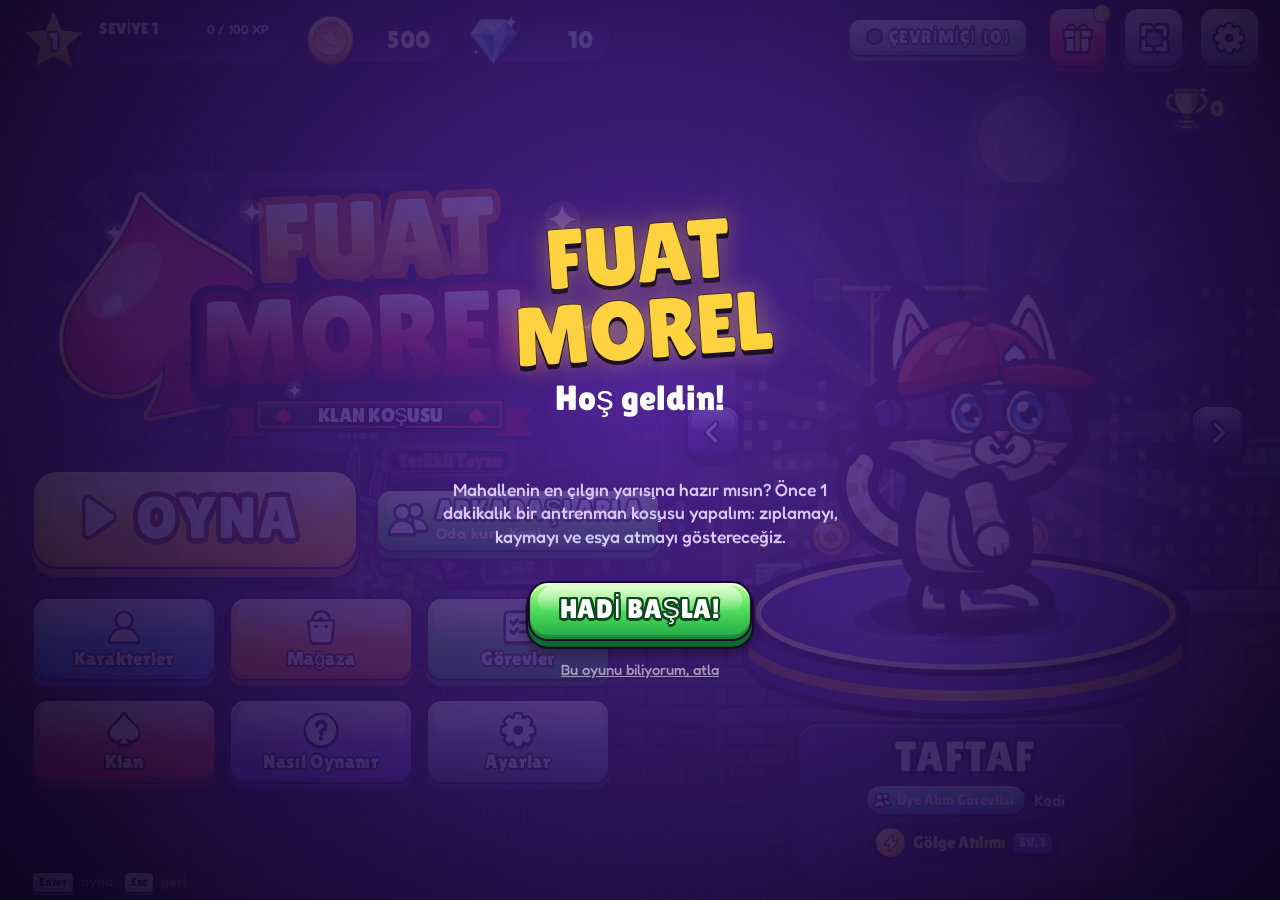
<file: index.html>
<!DOCTYPE html>
<html lang="tr">
<head>
<meta charset="utf-8">
<meta name="viewport" content="width=device-width,initial-scale=1,maximum-scale=1,user-scalable=no,viewport-fit=cover">
<meta name="theme-color" content="#2a1a4a">
<meta name="description" content="Fuat Morel — klanın kendi Fun Run'ı. Arkadaşlarınla 10 kişiye kadar aynı odada oynanan engelli koşu yarışı.">
<meta name="apple-mobile-web-app-capable" content="yes">
<meta name="apple-mobile-web-app-status-bar-style" content="black-translucent">
<meta name="apple-mobile-web-app-title" content="Fuat Morel">
<meta name="mobile-web-app-capable" content="yes">
<meta name="format-detection" content="telephone=no">
<title>Fuat Morel</title>
<link rel="icon" type="image/png" sizes="64x64" href="icons/favicon-64.png">
<link rel="icon" type="image/png" sizes="192x192" href="icons/icon-192.png">
<link rel="apple-touch-icon" sizes="180x180" href="icons/apple-touch-icon.png">
<script>/* PWA manifest yalnızca http(s)'te (file:// altında tarayıcı CORS hatası yazmasın) */ (function () { if (/^https?:$/.test(location.protocol)) { var l = document.createElement('link'); l.rel = 'manifest'; l.href = 'manifest.webmanifest'; document.head.appendChild(l); } })();</script>
<link rel="preconnect" href="https://fonts.googleapis.com">
<link rel="preconnect" href="https://fonts.gstatic.com" crossorigin>
<link href="https://fonts.googleapis.com/css2?family=Fredoka:wght@400;500;600;700&family=Lilita+One&display=swap" rel="stylesheet">
<link rel="stylesheet" href="css/style.css">
</head>
<body>
<canvas id="game"></canvas>
<div id="ui"></div>
<noscript>Bu oyun için JavaScript gerekli.</noscript>
<script src="js/core.js"></script>
<script src="js/gfx.js"></script>
<script src="js/net.js"></script>
<script src="js/level.js"></script>
<script src="js/game.js"></script>
<script src="js/meta.js"></script>
<script src="js/netgame.js"></script>
<script src="js/audio.js"></script>
<script src="js/render-world.js"></script>
<script src="js/render-chars.js"></script>
<script src="js/render-fx.js"></script>
<script src="js/render-hud.js"></script>
<script src="js/ui.js"></script>
<script src="js/tutorial.js"></script>
<script src="js/main.js"></script>
</body>
</html>
</file>
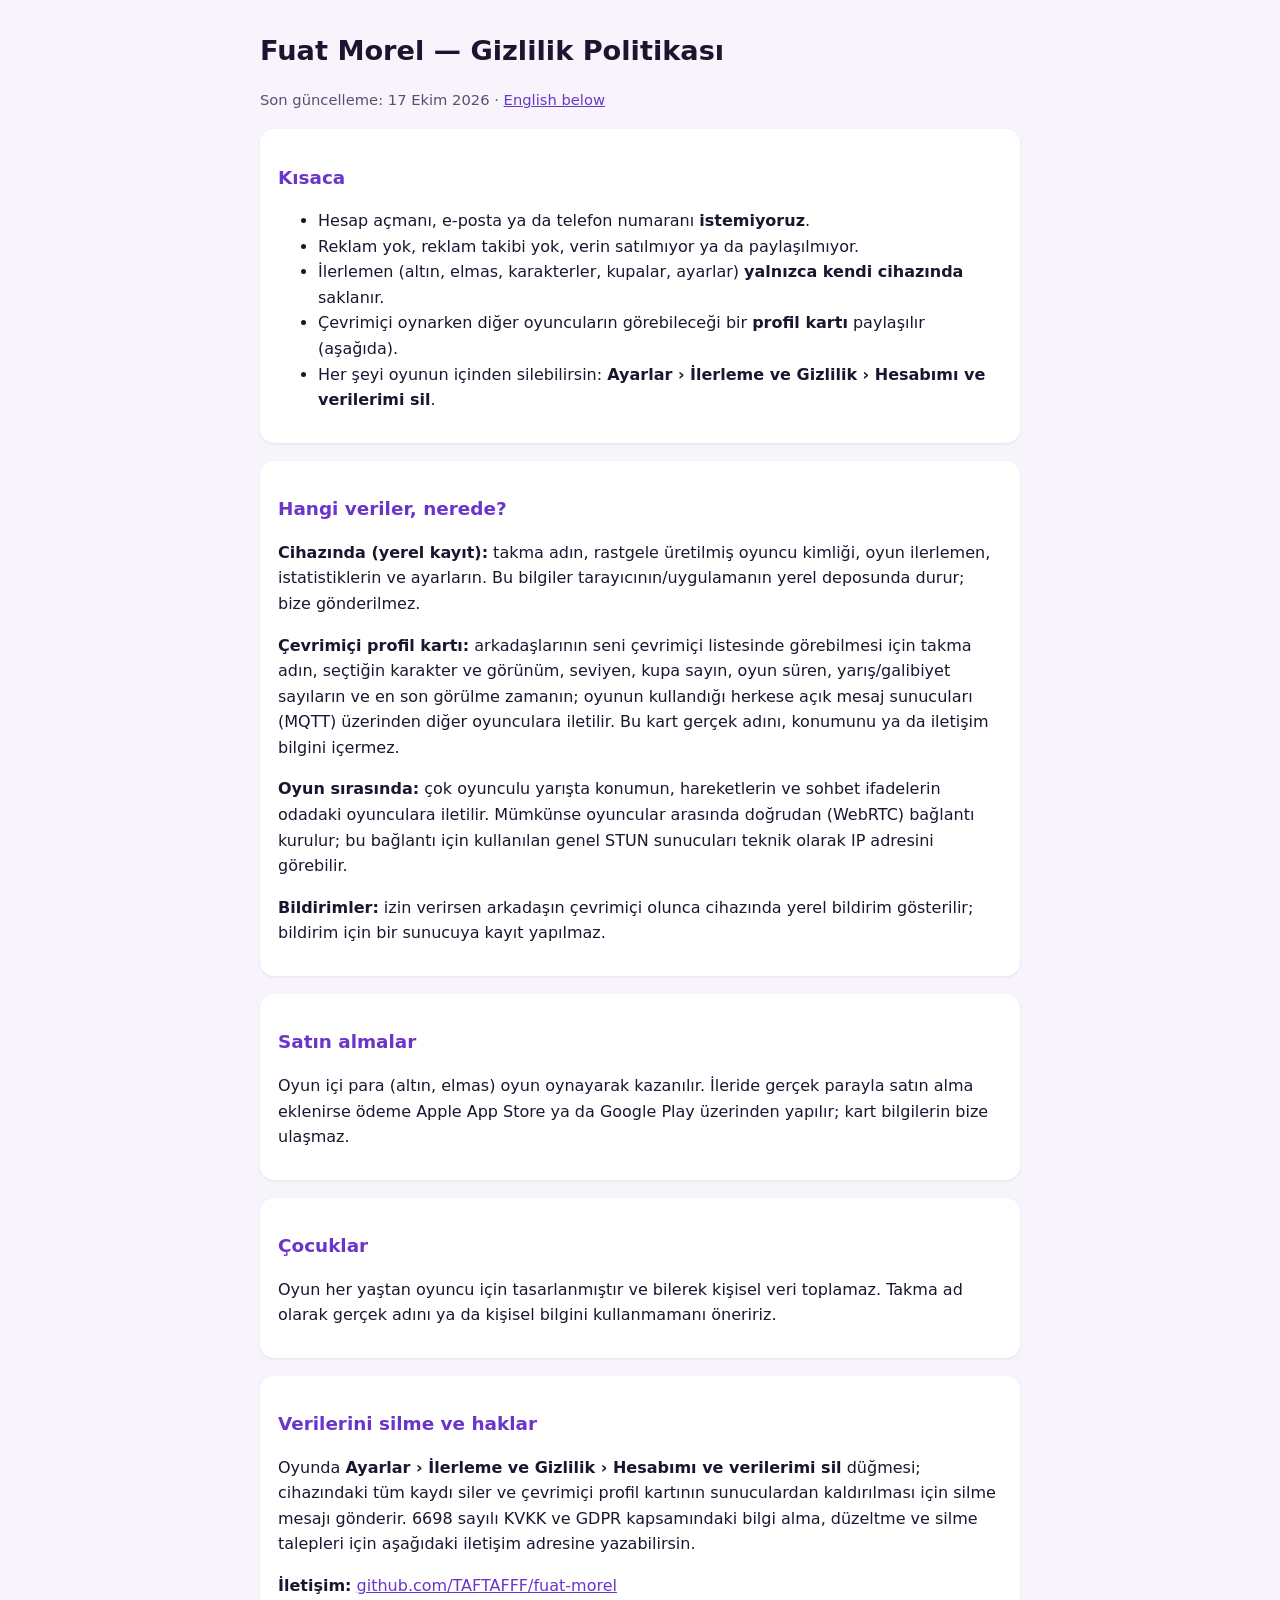
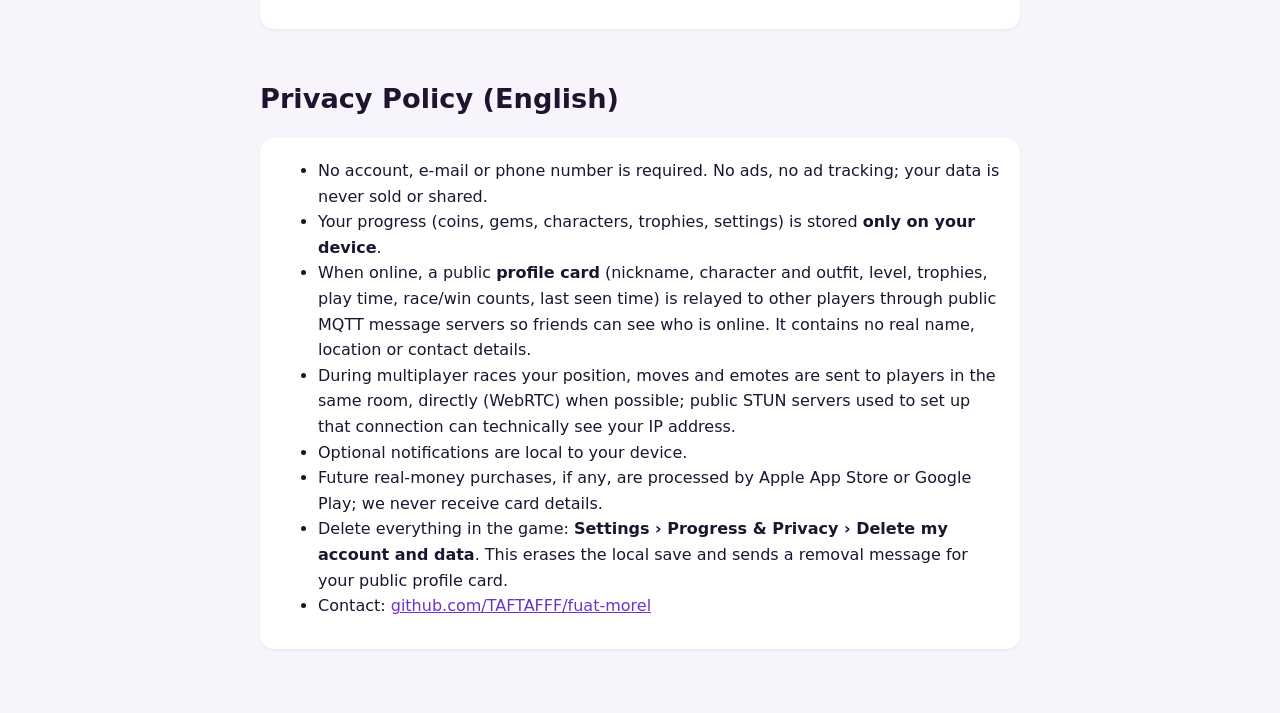
<file: gizlilik.html>
<!doctype html>
<html lang="tr">
<head>
<meta charset="utf-8">
<meta name="viewport" content="width=device-width, initial-scale=1">
<title>Fuat Morel — Gizlilik Politikası</title>
<style>
  :root { color-scheme: light dark; --bg: #f7f4fc; --fg: #1d1530; --mut: #5a4f70; --acc: #6a35c9; --card: #fff; }
  @media (prefers-color-scheme: dark) { :root { --bg: #140b26; --fg: #efe9fb; --mut: #b9add3; --acc: #c9a7ff; --card: #1e1236; } }
  body { margin: 0; background: var(--bg); color: var(--fg); font: 16px/1.6 system-ui, -apple-system, "Segoe UI", sans-serif; }
  main { max-width: 760px; margin: 0 auto; padding: 24px 16px 64px; }
  h1 { font-size: 1.7rem; margin: .2em 0 .1em; } h2 { font-size: 1.15rem; margin: 1.6em 0 .4em; color: var(--acc); }
  p, li { color: var(--fg); } .mut { color: var(--mut); font-size: .92rem; }
  section { background: var(--card); border-radius: 14px; padding: 4px 18px 14px; margin-top: 18px; box-shadow: 0 1px 3px rgba(0,0,0,.08); }
  a { color: var(--acc); }
</style>
</head>
<body>
<main>
  <h1>Fuat Morel — Gizlilik Politikası</h1>
  <p class="mut">Son güncelleme: 17 Ekim 2026 · <a href="#en">English below</a></p>

  <section>
    <h2>Kısaca</h2>
    <ul>
      <li>Hesap açmanı, e-posta ya da telefon numaranı <b>istemiyoruz</b>.</li>
      <li>Reklam yok, reklam takibi yok, verin satılmıyor ya da paylaşılmıyor.</li>
      <li>İlerlemen (altın, elmas, karakterler, kupalar, ayarlar) <b>yalnızca kendi cihazında</b> saklanır.</li>
      <li>Çevrimiçi oynarken diğer oyuncuların görebileceği bir <b>profil kartı</b> paylaşılır (aşağıda).</li>
      <li>Her şeyi oyunun içinden silebilirsin: <b>Ayarlar › İlerleme ve Gizlilik › Hesabımı ve verilerimi sil</b>.</li>
    </ul>
  </section>

  <section>
    <h2>Hangi veriler, nerede?</h2>
    <p><b>Cihazında (yerel kayıt):</b> takma adın, rastgele üretilmiş oyuncu kimliği, oyun ilerlemen, istatistiklerin ve ayarların. Bu bilgiler tarayıcının/uygulamanın yerel deposunda durur; bize gönderilmez.</p>
    <p><b>Çevrimiçi profil kartı:</b> arkadaşlarının seni çevrimiçi listesinde görebilmesi için takma adın, seçtiğin karakter ve görünüm, seviyen, kupa sayın, oyun süren, yarış/galibiyet sayıların ve en son görülme zamanın; oyunun kullandığı herkese açık mesaj sunucuları (MQTT) üzerinden diğer oyunculara iletilir. Bu kart gerçek adını, konumunu ya da iletişim bilgini içermez.</p>
    <p><b>Oyun sırasında:</b> çok oyunculu yarışta konumun, hareketlerin ve sohbet ifadelerin odadaki oyunculara iletilir. Mümkünse oyuncular arasında doğrudan (WebRTC) bağlantı kurulur; bu bağlantı için kullanılan genel STUN sunucuları teknik olarak IP adresini görebilir.</p>
    <p><b>Bildirimler:</b> izin verirsen arkadaşın çevrimiçi olunca cihazında yerel bildirim gösterilir; bildirim için bir sunucuya kayıt yapılmaz.</p>
  </section>

  <section>
    <h2>Satın almalar</h2>
    <p>Oyun içi para (altın, elmas) oyun oynayarak kazanılır. İleride gerçek parayla satın alma eklenirse ödeme Apple App Store ya da Google Play üzerinden yapılır; kart bilgilerin bize ulaşmaz.</p>
  </section>

  <section>
    <h2>Çocuklar</h2>
    <p>Oyun her yaştan oyuncu için tasarlanmıştır ve bilerek kişisel veri toplamaz. Takma ad olarak gerçek adını ya da kişisel bilgini kullanmamanı öneririz.</p>
  </section>

  <section>
    <h2>Verilerini silme ve haklar</h2>
    <p>Oyunda <b>Ayarlar › İlerleme ve Gizlilik › Hesabımı ve verilerimi sil</b> düğmesi; cihazındaki tüm kaydı siler ve çevrimiçi profil kartının sunuculardan kaldırılması için silme mesajı gönderir. 6698 sayılı KVKK ve GDPR kapsamındaki bilgi alma, düzeltme ve silme talepleri için aşağıdaki iletişim adresine yazabilirsin.</p>
    <p><b>İletişim:</b> <a href="https://github.com/TAFTAFFF/fuat-morel/issues">github.com/TAFTAFFF/fuat-morel</a></p>
  </section>

  <h1 id="en" style="margin-top:48px">Privacy Policy (English)</h1>
  <section>
    <ul>
      <li>No account, e-mail or phone number is required. No ads, no ad tracking; your data is never sold or shared.</li>
      <li>Your progress (coins, gems, characters, trophies, settings) is stored <b>only on your device</b>.</li>
      <li>When online, a public <b>profile card</b> (nickname, character and outfit, level, trophies, play time, race/win counts, last seen time) is relayed to other players through public MQTT message servers so friends can see who is online. It contains no real name, location or contact details.</li>
      <li>During multiplayer races your position, moves and emotes are sent to players in the same room, directly (WebRTC) when possible; public STUN servers used to set up that connection can technically see your IP address.</li>
      <li>Optional notifications are local to your device.</li>
      <li>Future real-money purchases, if any, are processed by Apple App Store or Google Play; we never receive card details.</li>
      <li>Delete everything in the game: <b>Settings › Progress &amp; Privacy › Delete my account and data</b>. This erases the local save and sends a removal message for your public profile card.</li>
      <li>Contact: <a href="https://github.com/TAFTAFFF/fuat-morel/issues">github.com/TAFTAFFF/fuat-morel</a></li>
    </ul>
  </section>
</main>
</body>
</html>
</file>
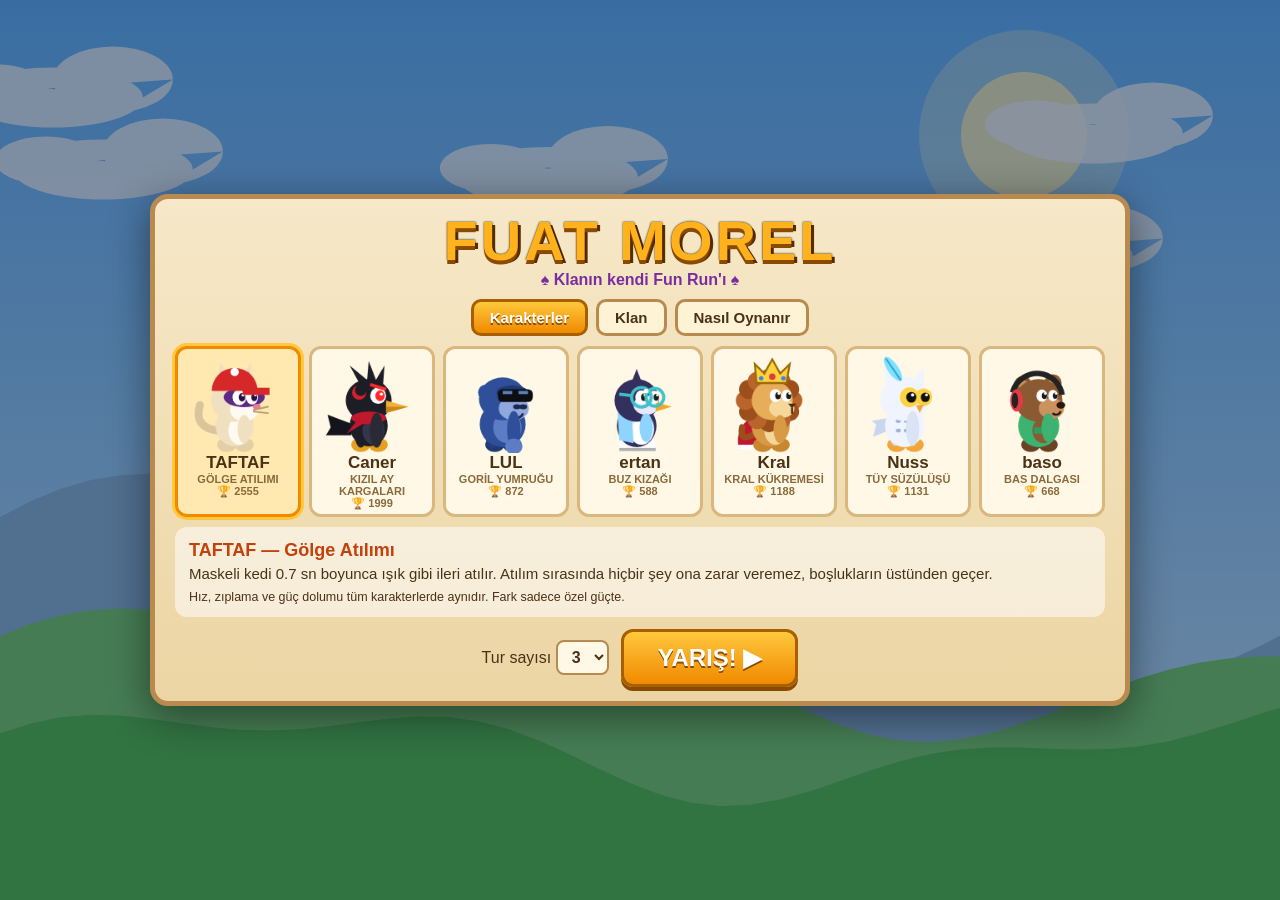
<file: eski/fuat-morel-v1.html>
<!DOCTYPE html>
<html lang="tr">
<head>
<meta charset="utf-8">
<meta name="viewport" content="width=device-width,initial-scale=1,user-scalable=no">
<title>Fuat Morel</title>
<style>
  :root{--wood:#b98a4e;--paper:#f6e8c8;--paper2:#ecd5a4;--ink:#4a3216;--orange:#f08a00}
  html,body{margin:0;height:100%;overflow:hidden;background:#6ec6ff;font-family:"Trebuchet MS","Arial Rounded MT Bold",Arial,sans-serif;user-select:none;-webkit-user-select:none;touch-action:none;color:var(--ink)}
  canvas#c{display:block;position:fixed;inset:0}
  .ov{position:fixed;inset:0;display:flex;align-items:center;justify-content:center;background:rgba(20,40,70,.5);z-index:5;padding:10px;box-sizing:border-box}
  .hidden{display:none!important}
  .panel{background:linear-gradient(var(--paper),var(--paper2));border:5px solid var(--wood);border-radius:18px;box-shadow:0 10px 40px rgba(0,0,0,.45);padding:14px 20px;width:100%;max-width:980px;max-height:96vh;overflow:auto;box-sizing:border-box}
  h1{margin:0;font-size:56px;line-height:1;letter-spacing:3px;color:#ffb21c;text-shadow:0 4px 0 #8a4b00,0 0 2px #000,3px 3px 0 #5a2f00;font-family:"Arial Black",Impact,sans-serif;text-align:center}
  .sub{text-align:center;font-weight:bold;font-size:16px;margin:2px 0 10px;color:#7a2d9e}
  .tabs{display:flex;gap:8px;justify-content:center;margin-bottom:10px;flex-wrap:wrap}
  .tab{font:inherit;font-weight:900;font-size:15px;padding:7px 16px;border-radius:10px;border:3px solid var(--wood);background:#fff3d6;color:var(--ink);cursor:pointer}
  .tab.on{background:linear-gradient(#ffc83d,#f08a00);color:#fff;text-shadow:0 2px 0 #8a4b00;border-color:#a85f00}
  #grid{display:grid;grid-template-columns:repeat(auto-fill,minmax(118px,1fr));gap:8px}
  .card{background:#fff8e6;border:3px solid #d9b77e;border-radius:12px;padding:4px;text-align:center;cursor:pointer;transition:transform .1s}
  .card:hover{transform:translateY(-2px)}
  .card.sel{border-color:#f08a00;background:#ffe9b0;box-shadow:0 0 0 3px #ffc83d}
  .card canvas{width:100px;height:100px;display:block;margin:0 auto}
  .card b{display:block;font-size:17px}
  .card small{display:block;font-size:11px;color:#8a6a3a;font-weight:bold;text-transform:uppercase}
  #detail{margin-top:10px;background:rgba(255,255,255,.55);border-radius:12px;padding:10px 14px;min-height:62px;font-size:15px;line-height:1.45}
  #detail .ab{font-weight:900;color:#c2410c;font-size:18px}
  .bar{display:flex;gap:12px;align-items:center;justify-content:center;margin-top:12px;flex-wrap:wrap}
  select{font:inherit;padding:6px 10px;border-radius:8px;border:2px solid var(--wood);background:#fff8e6;color:var(--ink);font-weight:bold}
  .btn{padding:12px 34px;font:inherit;font-size:24px;font-weight:900;color:#fff;background:linear-gradient(#ffc83d,#f08a00);border:3px solid #a85f00;border-radius:12px;cursor:pointer;text-shadow:0 2px 0 #8a4b00;box-shadow:0 4px 0 #8a4b00}
  .btn:active{transform:translateY(3px);box-shadow:0 1px 0 #8a4b00}
  table{width:100%;border-collapse:collapse;font-size:17px}
  td,th{padding:6px 8px;text-align:left}
  th{font-size:12px;color:#8a6a3a;text-transform:uppercase}
  tr+tr td{border-top:1px solid rgba(120,80,30,.25)}
  tr.me td{background:rgba(255,200,60,.55);font-weight:900}
  td.n{text-align:right;white-space:nowrap}
  .role{font-size:12px;color:#8a6a3a;font-weight:bold;text-transform:uppercase}
  .dot{display:inline-block;width:12px;height:12px;border-radius:50%;background:#2ecc40;border:2px solid #1a7a26;vertical-align:middle;margin-right:6px}
  .help{font-size:15px;line-height:1.6}
  .help h3{margin:8px 0 2px;color:#c2410c}
  kbd{background:#fff;border:1px solid var(--wood);border-bottom-width:3px;border-radius:5px;padding:0 6px;font-family:inherit;font-weight:bold}
  .items{display:grid;grid-template-columns:repeat(auto-fill,minmax(220px,1fr));gap:4px 14px;font-size:14px}
  .big{font-size:30px;text-align:center;font-weight:900;margin:4px 0 8px;color:#c2410c}
  .up{color:#1a8a2a;font-weight:900}.down{color:#c0392b;font-weight:900}
  #touch{display:none;position:fixed;inset:auto 0 0 0;height:150px;z-index:4;pointer-events:none}
  #touch div{position:absolute;bottom:18px;width:74px;height:74px;border-radius:50%;background:rgba(255,255,255,.3);border:3px solid rgba(255,255,255,.85);color:#fff;font-size:15px;font-weight:900;display:flex;align-items:center;justify-content:center;pointer-events:auto;text-shadow:0 2px 3px rgba(0,0,0,.6);text-align:center}
  #tdn{left:16px}#tit{left:104px}#tab{left:192px}#tup{right:16px;width:100px!important;height:100px!important;font-size:20px!important}
</style>
</head>
<body>
<canvas id="c"></canvas>

<div id="menu" class="ov">
  <div class="panel">
    <h1>FUAT MOREL</h1>
    <div class="sub">♠ Klanın kendi Fun Run'ı ♠</div>
    <div class="tabs">
      <button class="tab on" data-tab="chars">Karakterler</button>
      <button class="tab" data-tab="clan">Klan</button>
      <button class="tab" data-tab="help">Nasıl Oynanır</button>
    </div>
    <div id="tab-chars">
      <div id="grid"></div>
      <div id="detail"></div>
    </div>
    <div id="tab-clan" class="hidden"><table id="clanT"></table></div>
    <div id="tab-help" class="hidden help">
      <h3>Kontroller</h3>
      Karakterin kendisi koşar. <kbd>Boşluk</kbd>/<kbd>↑</kbd>/<kbd>W</kbd> zıpla, havadayken bir daha bas: <b>çift zıplama</b>.
      Duvara gelince zıplama tuşunu <b>basılı tut</b>: <b>tırmanırsın</b>.<br>
      <kbd>↓</kbd>/<kbd>S</kbd> yerdeyken <b>kayma</b> (asılı ezicilerin altından geçersin), havadayken <b>yere çakılma</b>.<br>
      <kbd>E</kbd>/<kbd>Shift</kbd> eşya kullan &nbsp; <kbd>Q</kbd>/<kbd>F</kbd> özel güç (dolunca) &nbsp; <kbd>M</kbd> ses.<br>
      Her zıplama biraz hız kaybettirir; çift zıplama daha çok. Gereksiz zıplama!
      <h3>Harita</h3>
      Hız pedleri ⏩, yürüyen bantlar, mantarlar (seni yukarıdaki rotaya fırlatır), çamur (yavaşlatır), dikenler, testere makineleri, kayarak geçilecek eziciler.
      <h3>Eşyalar (kırmızı kutular)</h3>
      <div class="items" id="itemList"></div>
      <p><b>Dikkat:</b> Kendi patlayıcın sana da zarar verir! Testere duvardan sekip geri gelir, dinamit ve füze patlaması seni de alır, kendi tuzağına basarsan ölürsün.</p>
      <h3>Özel güç</h3>
      Herkesin kendine ait bir gücü var. Bar zamanla dolar, kutu topladıkça daha hızlı dolar. Tüm karakterlerin hızı, zıplaması ve dolum hızı aynıdır.
    </div>
    <div class="bar">
      <label>Tur sayısı <select id="rounds"><option>1</option><option selected>3</option><option>5</option></select></label>
      <button class="btn" id="start">YARIŞ! ▶</button>
    </div>
  </div>
</div>

<div id="result" class="ov hidden"><div class="panel" id="resultP" style="max-width:640px"></div></div>

<div id="touch">
  <div id="tdn">KAY<br>▼</div><div id="tit">EŞYA</div><div id="tab">GÜÇ</div><div id="tup">ZIPLA<br>▲</div>
</div>

<script>
'use strict';
const $=id=>document.getElementById(id);
const cv=$('c'),ctx=cv.getContext('2d');
let S=1,VW=1000;
function resize(){
  const d=Math.min(devicePixelRatio||1,2);
  cv.width=innerWidth*d;cv.height=innerHeight*d;
  cv.style.width=innerWidth+'px';cv.style.height=innerHeight+'px';
  S=cv.height/600;VW=cv.width/S;
}
addEventListener('resize',resize);resize();

/* =================== SABİTLER =================== */
const G=2400,JUMP=830,DJ=760,RUN=330,ACC=1100,AIRACC=650,CLIMB=420,SLAM=1400,MUSH=1250;
const RW=28,RH=42,SH=22,KILLY=920;
const PTS=[10,6,3,1],TROPHY=[30,12,-5,-15];

const ITEMS={
  saw:{ic:'🪚',n:'Testere',d:'Yerde yuvarlanır, duvardan seker. Değdiği herkesi öldürür — geri sekerse seni de!'},
  dyn:{ic:'🧨',n:'Dinamit',d:'İleri fırlatılır, 1 sn sonra patlar. Yakındaysan sen de gidersin.'},
  trap:{ic:'🪤',n:'Ayı Tuzağı',d:'Arkana bırakılır. Basan ölür (sen dahil).'},
  mis:{ic:'🚀',n:'Güdümlü Füze',d:'Lideri (lider sensen ikinciyi) kovalar ve patlar.'},
  bolt:{ic:'🌩️',n:'Yıldırım',d:'Herkesin üstünde bulut belirir, 1.8 sn sonra çakar. Sadece kalkan korur.'},
  ice:{ic:'❄️',n:'Kar Fırtınası',d:'Diğer herkesi 2.2 sn dondurur, buzda kayarlar.'},
  mag:{ic:'🧲',n:'Mıknatıs',d:'Öndekileri sana doğru geri çeker.'},
  net:{ic:'🕸️',n:'Elektrik Ağı',d:'Havaya kurulur, yakalananı 1.5 sn tutar.'},
  ink:{ic:'🦑',n:'Mürekkep',d:'Öndekilerin ekranını 3.5 sn karartır.'},
  speed:{ic:'👟',n:'Hız',d:'3.2 sn çok hızlı koşarsın. Kalkanı iptal eder.'},
  shield:{ic:'🛡️',n:'Kalkan',d:'4 sn her şeye karşı korur. Hızı iptal eder.'},
  balloon:{ic:'🎈',n:'Balon',d:'Bir saldırıyı emer ve patlar.'}
};

/* =================== KARAKTERLER =================== */
const CH={
  TAFTAF:{role:'Üye Alım Görevlisi',tr:2555,ab:'Gölge Atılımı',d:'Maskeli kedi 0.7 sn boyunca ışık gibi ileri atılır. Atılım sırasında hiçbir şey ona zarar veremez, boşlukların üstünden geçer.',col:'#efe0c0'},
  Caner:{role:'Lider',tr:1999,ab:'Kızıl Ay Kargaları',d:'Kızıl ayın kargalarını çağırır: kargalar en yakın öndeki rakibe uçar ve onu 1.6 sn sersemletir. Önde kimse yoksa kargalar Caner\'i hızlandırır.',col:'#8a1428'},
  LUL:{role:'Görevli',tr:872,ab:'Goril Yumruğu',d:'Yere öyle bir vurur ki 340 px çevresindeki yerdeki herkes 1.3 sn sersemler (öndeki de arkadaki de).',col:'#2f4f9a'},
  ertan:{role:'Üye',tr:588,ab:'Buz Kızağı',d:'Göbeğinin üstünde 1.8 sn hızla kayar. Kayarken diken, tuzak, ağ ve ezicilerden etkilenmez.',col:'#34305e'},
  Kral:{role:'Üye',tr:1188,ab:'Kral Kükremesi',d:'Kükreyerek öndeki yakın rakipleri geri savurur ve çevresindeki tüm tuzakları, testereleri, füzeleri yok eder.',col:'#d89a45'},
  Nuss:{role:'Üye',tr:1131,ab:'Tüy Süzülüşü',d:'Baykuş kanatlarını açar: 2.4 sn süzülür, havadayken zıplama tuşuyla kanat çırpar. Boşluklar ve tuzaklar onu durduramaz.',col:'#dbe6ff'},
  baso:{role:'Üye',tr:668,ab:'Bas Dalgası',d:'Kulaklıktaki bası sonuna kadar açar: ileri giden ses dalgası çarptığı herkesi 2.5 sn yarı hıza düşürür.',col:'#8b5a33'}
};
const ORDER=['TAFTAF','Caner','LUL','ertan','Kral','Nuss','baso'];

/* =================== YARDIMCILAR =================== */
function mulberry32(a){return function(){a|=0;a=a+0x6D2B79F5|0;let t=Math.imul(a^a>>>15,1|a);t=t+Math.imul(t^t>>>7,61|t)^t;return((t^t>>>14)>>>0)/4294967296}}
const clamp=(v,a,b)=>v<a?a:v>b?b:v;
function E(g,x,y,rx,ry,c,rot=0){g.fillStyle=c;g.beginPath();g.ellipse(x,y,rx,ry,rot,0,6.2832);g.fill()}
function poly(g,c,pts){g.fillStyle=c;g.beginPath();g.moveTo(pts[0],pts[1]);for(let i=2;i<pts.length;i+=2)g.lineTo(pts[i],pts[i+1]);g.closePath();g.fill()}
function txt(s,x,y,size,col,align='center',stroke='#3a2410'){
  ctx.font=`900 ${size}px "Arial Black","Trebuchet MS",sans-serif`;ctx.textAlign=align;ctx.textBaseline='middle';
  ctx.lineJoin='round';ctx.lineWidth=Math.max(3,size/5);ctx.strokeStyle=stroke;ctx.strokeText(s,x,y);
  ctx.fillStyle=col;ctx.fillText(s,x,y);
}
function esc(s){return String(s).replace(/[&<>"]/g,c=>({'&':'&amp;','<':'&lt;','>':'&gt;','"':'&quot;'}[c]))}
let muted=false,AC=null;
function snd(f,d=.1,type='square',v=.05,slide=0){
  if(muted)return;
  try{
    AC=AC||new (window.AudioContext||window.webkitAudioContext)();
    const o=AC.createOscillator(),gn=AC.createGain(),t=AC.currentTime;
    o.type=type;o.frequency.setValueAtTime(f,t);
    if(slide)o.frequency.exponentialRampToValueAtTime(Math.max(30,f+slide),t+d);
    gn.gain.setValueAtTime(v,t);gn.gain.exponentialRampToValueAtTime(.001,t+d);
    o.connect(gn);gn.connect(AC.destination);o.start();o.stop(t+d);
  }catch(e){}
}
function loadTr(){let m={};try{m=JSON.parse(localStorage.getItem('fm_tr')||'{}')}catch(e){}for(const k of ORDER)if(typeof m[k]!=='number')m[k]=CH[k].tr;return m}
function saveTr(m){try{localStorage.setItem('fm_tr',JSON.stringify(m))}catch(e){}}

/* =================== KARAKTER ÇİZİMİ =================== */
// origin: gövde merkezi (ayakta 28x42 kutunun merkezi), yüz +x yönüne bakar
function legs(g,p,col,shoe){
  const run=p.st==='run',ph=p.ph;
  let a=0,b=0,la=0,lb=0;
  if(run){a=Math.sin(ph)*8;b=-a;la=Math.min(0,Math.cos(ph))*4;lb=Math.min(0,-Math.cos(ph))*4}
  else if(p.st==='air'){a=6;b=-4;la=-3;lb=0}
  else if(p.st==='climb'){la=Math.sin(ph*1.5)*5;lb=-la;a=3;b=3}
  E(g,-5+b,19+lb,6,4.5,shoe||col);E(g,6+a,19+la,6,4.5,shoe||col);
}
function arm(g,p,x,y,col,len=9,back=false){
  let r=0;
  if(p.st==='run')r=Math.sin(p.ph)*(back?-1:1)*.9;
  else if(p.st==='air')r=back?-2.2:-2.6;
  else if(p.st==='climb')r=-2.6+Math.sin(p.ph*1.5+(back?3:0))*.5;
  g.save();g.translate(x,y);g.rotate(r);E(g,0,len*.8,4.2,len,col);g.restore();
}
function eyes(g,x1,x2,y,s=1,pupil='#1b1b1b'){
  E(g,x1,y,4.6*s,5.2*s,'#fff');E(g,x2,y,4*s,4.8*s,'#fff');
  E(g,x1+1.6,y,2.2*s,2.8*s,pupil);E(g,x2+1.4,y,2*s,2.6*s,pupil);
  E(g,x1+2.2,y-1.4,.9,.9,'#fff');E(g,x2+2,y-1.4,.8,.8,'#fff');
}
const DRAW={
  TAFTAF(g,p){
    g.strokeStyle='#d9c49c';g.lineWidth=5;g.lineCap='round';g.beginPath();g.moveTo(-11,10);g.quadraticCurveTo(-26,8+Math.sin(p.t*8)*3,-22,-6);g.stroke();
    legs(g,p,'#e2cfa6');arm(g,p,-5,2,'#d9c49c',9,true);
    E(g,0,7,12,13,'#efe0c0');E(g,3,10,7,9,'#fffaf0');
    poly(g,'#efe0c0',[-12,-16,-9,-33,-1,-21]);poly(g,'#efe0c0',[2,-21,10,-33,13,-15]);
    poly(g,'#f7a8b8',[-9.5,-19,-8,-28,-3.5,-21]);poly(g,'#f7a8b8',[4,-21,9,-28,10.5,-18]);
    E(g,0,-9,15,13.5,'#efe0c0');E(g,6,-3,9,7,'#fffaf0');
    E(g,6,-11,13,6.2,'#5b2a86');
    eyes(g,3,11,-11,.95,'#2a1040');
    E(g,14,-5,2.4,1.8,'#f07a92');
    g.strokeStyle='#b89c70';g.lineWidth=1;g.beginPath();g.moveTo(12,-3);g.lineTo(21,-5);g.moveTo(12,-2);g.lineTo(21,-1);g.stroke();
    g.fillStyle='#d62828';g.beginPath();g.arc(0,-15,14.5,Math.PI,0);g.fill();g.fillRect(5,-17,17,4.5);
    E(g,0,-27,2.6,2.6,'#fff');
    arm(g,p,6,2,'#efe0c0');
  },
  Caner(g,p){
    poly(g,'#14141c',[-10,6,-26,0+Math.sin(p.t*10)*2,-24,8,-27,13,-11,13]);
    legs(g,p,'#e8a020');arm(g,p,-5,1,'#20202a',11,true);
    E(g,0,7,12,13,'#1d1d26');E(g,3,10,7,9,'#34344a');
    E(g,0,-9,14.5,13.5,'#1d1d26');
    poly(g,'#1d1d26',[-6,-20,-12,-31,-1,-22]);poly(g,'#1d1d26',[-1,-22,0,-34,5,-21]);poly(g,'#1d1d26',[4,-21,10,-31,9,-18]);
    E(g,0,2,11,4,'#c0182e');poly(g,'#c0182e',[-6,2,-14,12,-4,6]);
    poly(g,'#f2b134',[11,-9,25,-5,11,-1]);poly(g,'#c98a1c',[11,-5,25,-5,11,-1]);
    E(g,6,-12,5,5.2,'#fff');E(g,7.2,-12,3,3.4,'#ff2a2a');E(g,8,-13,1,1,'#fff');
    g.strokeStyle='#ff2a2a';g.lineWidth=2;g.beginPath();g.moveTo(1,-19);g.lineTo(11,-16);g.stroke();
    E(g,-6,-14,4.5,4.5,'#d4202e');E(g,-5,-15.5,3.6,3.6,'#1d1d26');
    arm(g,p,5,1,'#2a2a36',11);
  },
  LUL(g,p){
    legs(g,p,'#22396e');arm(g,p,-7,0,'#24407c',12,true);
    E(g,0,6,14.5,14.5,'#2f4f9a');E(g,3,8,9,10,'#5c7cc4');
    E(g,-11,-14,4.5,5,'#2f4f9a');E(g,-11,-14,2.4,3,'#8fa8dd');
    E(g,0,-10,15,13.5,'#2f4f9a');
    E(g,7,-4,9.5,7.5,'#8fa8dd');E(g,6,-14,10,4.5,'#22396e');
    g.fillStyle='#0d0d12';g.beginPath();g.roundRect(-3,-16,22,8,3);g.fill();
    g.fillStyle='rgba(120,180,255,.7)';g.fillRect(0,-15,6,2);g.fillRect(10,-15,6,2);
    E(g,13,-5,2.4,1.6,'#1b2a4a');E(g,9,-5,2.4,1.6,'#1b2a4a');
    g.strokeStyle='#1b2a4a';g.lineWidth=1.5;g.beginPath();g.arc(9,-2,4,.3,2.6);g.stroke();
    arm(g,p,7,0,'#2f4f9a',12);
    if(p.st==='run'||p.st==='idle'){g.save();g.translate(7,0);g.rotate(p.st==='run'?Math.sin(p.ph)*.9:0);E(g,0,20,5.5,5,'#5c7cc4');g.restore()}
  },
  ertan(g,p){
    legs(g,p,'#fff','#ffffff');
    if(p.st!=='slide'){g.fillStyle='#b0b0b0';g.fillRect(-11,21,12,2);g.fillRect(0,21,12,2)}
    arm(g,p,-6,1,'#6fbfe8',9,true);
    E(g,0,7,12.5,13.5,'#34305e');E(g,3,9,8,10,'#ffffff');
    g.fillStyle='#8fd3ff';g.beginPath();g.moveTo(-12,-1);g.lineTo(-3,-1);g.lineTo(-2,18);g.lineTo(-11,16);g.closePath();g.fill();
    g.fillStyle='#bfe8ff';g.beginPath();g.moveTo(-6,-2);g.lineTo(2,-2);g.lineTo(-2,6);g.closePath();g.fill();
    E(g,0,-9,14,13.5,'#34305e');E(g,6,-6,8,6,'#e9e6ff');
    poly(g,'#34305e',[-3,-21,0,-29,3,-21]);
    poly(g,'#f5a623',[12,-8,22,-5,12,-2]);
    eyes(g,3,11,-11,.85);
    g.strokeStyle='#3ec1c9';g.lineWidth=2;g.beginPath();g.arc(3,-11,6.2,0,6.28);g.stroke();g.beginPath();g.arc(11.5,-11,5.6,0,6.28);g.stroke();
    g.beginPath();g.moveTo(-3,-12);g.lineTo(-11,-13);g.stroke();
    E(g,6,-15,1.5,1.5,'#fff');
    arm(g,p,6,1,'#8fd3ff',9);
  },
  Kral(g,p){
    g.fillStyle='#c0182e';g.beginPath();g.moveTo(-6,-2);g.quadraticCurveTo(-24,6+Math.sin(p.t*9)*3,-20,22);g.lineTo(-4,16);g.closePath();g.fill();
    g.fillStyle='#fff';g.fillRect(-21,19,15,3);
    g.strokeStyle='#9c4f1c';g.lineWidth=4;g.lineCap='round';g.beginPath();g.moveTo(-10,12);g.quadraticCurveTo(-20,18,-18,8);g.stroke();
    legs(g,p,'#c8862f');arm(g,p,-5,2,'#c8862f',9,true);
    E(g,0,7,12,13,'#d89a45');E(g,3,10,7,9,'#f6d79a');
    for(let i=0;i<12;i++){const a=i*.5236;E(g,-1+Math.cos(a)*15,-9+Math.sin(a)*14,6,6,i%2?'#9c4f1c':'#b8642a')}
    E(g,1,-9,13,12.5,'#e7ad5a');E(g,7,-4,8,6,'#f6d79a');
    eyes(g,3,10,-12,.8);
    poly(g,'#4a2a12',[11,-7,16,-7,13.5,-4]);
    g.strokeStyle='#4a2a12';g.lineWidth=1.3;g.beginPath();g.moveTo(13.5,-4);g.lineTo(13.5,-1);g.stroke();
    g.fillStyle='#ffd23f';g.strokeStyle='#9a6a00';g.lineWidth=1.2;g.beginPath();
    g.moveTo(-9,-20);g.lineTo(-10,-32);g.lineTo(-4,-26);g.lineTo(1,-35);g.lineTo(6,-26);g.lineTo(12,-32);g.lineTo(10,-20);g.closePath();g.fill();g.stroke();
    E(g,1,-24,2,2,'#e23b3b');E(g,-6,-23,1.4,1.4,'#3b82f6');E(g,8,-23,1.4,1.4,'#3b82f6');
    arm(g,p,6,2,'#d89a45',9);
  },
  Nuss(g,p){
    poly(g,'#c9d6ee',[-10,10,-20,14,-18,6,-21,4,-10,2]);
    legs(g,p,'#f2a63a');
    arm(g,p,-6,0,'#c9d6ee',11,true);
    E(g,0,7,12.5,13.5,'#f0f4ff');
    for(let i=0;i<6;i++)E(g,-4+(i%3)*5,4+Math.floor(i/3)*6,1.6,1.2,'#9fb3d1');
    E(g,0,-10,15.5,14,'#f0f4ff');
    poly(g,'#f0f4ff',[-12,-18,-13,-30,-5,-22]);poly(g,'#f0f4ff',[5,-22,12,-30,12,-17]);
    E(g,3,-11,6,6.2,'#ffd23f');E(g,12,-11,5.4,5.6,'#ffd23f');
    E(g,4.2,-11,3.2,3.4,'#111');E(g,13,-11,2.8,3,'#111');E(g,5,-12.5,1,1,'#fff');E(g,13.8,-12.5,.9,.9,'#fff');
    poly(g,'#f2a63a',[7,-6,12,-6,9.5,-1]);
    g.save();g.translate(-4,-24);g.rotate(-.6+Math.sin(p.t*5)*.1);E(g,0,-6,3.4,9,'#7be3ff');g.strokeStyle='#3aa0c8';g.lineWidth=1;g.beginPath();g.moveTo(0,3);g.lineTo(0,-14);g.stroke();g.restore();
    arm(g,p,5,0,'#dbe4f5',11);
  },
  baso(g,p){
    legs(g,p,'#6b4224');arm(g,p,-6,1,'#2e9e62',9,true);
    E(g,0,7,13,13.5,'#3cb371');E(g,3,10,7,8,'#8b5a33');
    g.fillStyle='#2e9e62';g.fillRect(-3,8,10,4);
    E(g,-10,-19,5.5,5.5,'#8b5a33');E(g,9,-20,5.5,5.5,'#8b5a33');E(g,-10,-19,3,3,'#c9925f');E(g,9,-20,3,3,'#c9925f');
    E(g,0,-9,15,13.5,'#8b5a33');E(g,8,-4,8,6.5,'#c9925f');
    eyes(g,2,9,-12,.75);
    E(g,14,-6,2.8,2.2,'#2a1608');
    g.strokeStyle='#2a1608';g.lineWidth=1.3;g.beginPath();g.arc(11,-3,3,.3,2.4);g.stroke();
    g.strokeStyle='#222';g.lineWidth=3.5;g.beginPath();g.arc(-1,-10,16,Math.PI*1.08,Math.PI*1.95);g.stroke();
    E(g,-14,-9,4,7,'#e63946');E(g,-15,-9,2,5,'#222');
    arm(g,p,6,1,'#3cb371',9);
  }
};
function drawRunner(g,id,p){
  g.save();
  if(p.st==='slide'){g.translate(0,12);g.rotate(id==='ertan'&&p.sled?1.35:-1.35)}
  else if(p.st==='climb'){g.rotate(-.18)}
  else if(p.st==='air'){g.rotate(p.vy<0?-.08:.08)}
  if(p.st==='run'){g.translate(0,-Math.abs(Math.sin(p.ph))*2)}
  DRAW[id](g,p);
  g.restore();
}

/* =================== OYUN DURUMU =================== */
let state='menu',L=null,racers=[],player=null,ents=[],parts=[],rings=[],toasts=[],splats=[];
let round=1,ROUNDS=3,T=0,raceT=0,countT=0,endTimer=null,finishedN=0,shake=0,selChar='TAFTAF';
const cam={x:0,y:0};
const keys={jh:false,jp:false,dh:false,dp:false,use:false,ab:false};

/* =================== HARİTA ÜRETİMİ =================== */
const THEMES=[
  {n:'Çılgın Orman',sky:['#5fb4ff','#d6f1ff'],far:'#8fb7d9',mid:'#79d263',near:'#4fbf3c',top:'#5ccf45',topD:'#3a9a2a',dirt:'#9b6a35',dirtD:'#5e3c1a'},
  {n:'Şeker Diyarı',sky:['#ff9fd0','#fff0f8'],far:'#f7b8e0',mid:'#d99bf0',near:'#ff8fc2',top:'#fff4fb',topD:'#ff7eb6',dirt:'#b86b3c',dirtD:'#6e3a1d'},
  {n:'Karlı Zirve',sky:['#7fb2f0','#eef6ff'],far:'#c6d8ef',mid:'#e3edf8',near:'#b9cde4',top:'#ffffff',topD:'#a9c4e6',dirt:'#6f86a3',dirtD:'#3e4f66'},
  {n:'Gün Batımı Kalesi',sky:['#ff8a5c','#ffd9a0'],far:'#a86aa0',mid:'#7d4f86',near:'#5a3a63',top:'#c9c1b8',topD:'#8d847b',dirt:'#6b5f58',dirtD:'#3a322d'}
];
let themeOff=0;
function genLevel(rd){
  const rnd=mulberry32((Math.random()*1e9)|0);
  const R=(a,b)=>a+rnd()*(b-a),I=(a,b)=>Math.floor(R(a,b+1));
  const Lv={theme:THEMES[(rd-1+themeOff)%THEMES.length],solids:[],spikes:[],crush:[],saws:[],boxes:[],pads:[],mush:[],belts:[],mud:[],end:0};
  let x=0,gy=460,lastBox=0,prev='';
  const ground=w=>{Lv.solids.push({x,y:gy,w,h:1500-gy});const s=x;x+=w;return s};
  const box=(bx,by)=>{Lv.boxes.push({x:bx-16,y:by-16,w:32,h:32,cd:[0,0,0,0]});lastBox=bx};
  ground(650);
  const len=15500;
  const pool=['flat','pad','gap','gap','step','wall','drop','spikes','spikes','crush','crush','belt','route','route','plat','saw'];
  while(x<len){
    let t=pool[I(0,pool.length-1)];
    if(t===prev&&t!=='gap')t='flat';
    if(['route','drop','plat','wall','step','gap'].includes(prev)&&['spikes','crush','saw'].includes(t))t='flat';
    if(t==='wall'&&gy<300)t='drop';
    if(t==='drop'&&gy>420)t='step';
    prev=t;
    if(x-lastBox>750&&t!=='route'){const w=R(260,340),s=ground(w);box(s+w/2,gy-60);continue}
    switch(t){
      case 'flat':{ground(R(260,420));break}
      case 'pad':{const w=R(420,560),s=ground(w);Lv.pads.push({x:s+w*.35,y:gy,w:120});break}
      case 'gap':{const gw=R(100,170);x+=gw;ground(R(260,380));break}
      case 'step':{
        const opts=[-40,-90,-120,60,110].filter(d=>gy+d>=220&&gy+d<=520);
        gy+=opts[I(0,opts.length-1)];ground(R(300,420));break}
      case 'wall':{gy-=I(160,220);ground(R(380,520));break}
      case 'drop':{gy=Math.min(520,gy+I(110,200));ground(R(300,420));break}
      case 'spikes':{
        const w=R(500,640),s=ground(w);
        Lv.spikes.push({x:s+w*.3,y:gy-26,w:36*I(1,3),h:26});
        if(rnd()<.5)Lv.spikes.push({x:s+w*.72,y:gy-26,w:36*I(1,2),h:26});
        break}
      case 'crush':{
        const w=R(520,660),s=ground(w),n=I(1,2);
        for(let i=0;i<n;i++){const cw=R(50,90);Lv.crush.push({x:s+w*(n===1?.45:.3+i*.38),y:gy-300,w:cw,h:300-26})}
        break}
      case 'belt':{const w=R(560,760),s=ground(w);Lv.belts.push({x:s+60,y:gy,w:w-120});break}
      case 'route':{
        const w=R(820,980),s=ground(w);
        Lv.mush.push({x:s+60,y:gy,w:54});
        Lv.mud.push({x:s+180,y:gy,w:w-260});
        const py=gy-190;
        Lv.solids.push({x:s+200,y:py,w:300,h:22,float:true});
        Lv.solids.push({x:s+560,y:py-30,w:w-620,h:22,float:true});
        Lv.pads.push({x:s+260,y:py,w:120});
        box(s+620,py-90);
        break}
      case 'plat':{
        let py=gy;const n=I(2,3);
        for(let i=0;i<n;i++){
          x+=R(90,130);
          const ny=clamp(py+R(-50,45),200,gy+10),pw=R(100,140);
          Lv.solids.push({x,y:ny,w:pw,h:22,float:true});
          x+=pw;py=ny;
        }
        x+=R(90,120);ground(R(280,380));break}
      case 'saw':{
        const w=R(560,680),s=ground(w);
        Lv.saws.push({cx:s+w/2,cy:gy-80,r:28,amp:60,sp:R(1.6,2.2),ph:rnd()*6.28,px:0,py:0});
        break}
    }
  }
  const s=ground(1400);Lv.end=s+560;Lv.finY=gy;
  return Lv;
}

/* =================== YARIŞÇILAR =================== */
function mkRacer(id,idx,isP){
  return {id,idx,name:id,player:isP,x:0,y:0,w:RW,h:RH,vx:0,vy:0,onGround:false,coy:0,jumps:0,
    slide:false,slideT:0,climb:false,blocked:false,slam:false,
    item:null,charge:0,boost:0,shield:0,balloon:false,padT:0,
    dead:0,inv:0,stun:0,frozen:0,netted:0,slowT:0,pull:0,inked:0,
    dash:0,sled:0,fly:0,
    onMud:false,onBelt:false,safe:{x:60,y:460},
    finished:false,place:0,ftime:0,rp:0,total:0,deaths:0,ph:0,
    ctl:{jh:false,jp:false,dh:false,dp:false,use:false,ab:false},
    ai:{skip:0,itemT:1,abT:0,slideT:0,wait:0}};
}
function newMatch(){
  ROUNDS=+$('rounds').value;round=1;themeOff=(Math.random()*THEMES.length)|0;
  const others=ORDER.filter(k=>k!==selChar).sort(()=>Math.random()-.5).slice(0,3);
  racers=[mkRacer(selChar,0,true)];
  others.forEach((k,i)=>racers.push(mkRacer(k,i+1,false)));
  player=racers[0];
  startRound();
}
function startRound(){
  L=genLevel(round);ents=[];parts=[];rings=[];toasts=[];splats=[];
  finishedN=0;endTimer=null;raceT=0;countT=3.6;
  racers.forEach((r,i)=>{
    const keep={id:r.id,idx:r.idx,player:r.player,total:r.total,deaths:0};
    Object.assign(r,mkRacer(r.id,r.idx,r.player),keep);
    r.x=80+i*4;r.y=460-RH;r.safe={x:r.x,y:460};
    r.item='speed';
  });
  cam.x=0;cam.y=0;state='count';
  $('menu').classList.add('hidden');$('result').classList.add('hidden');
  toast(L.theme.n);
}

/* =================== FİZİK =================== */
function solidAt(px,py){for(const s of L.solids)if(px>=s.x&&px<s.x+s.w&&py>=s.y&&py<s.y+s.h)return true;return false}
function boxFree(x,y,w,h){for(const s of L.solids)if(x<s.x+s.w&&x+w>s.x&&y<s.y+s.h&&y+h>s.y)return false;return true}
function groundWithin(px,py,d){for(const s of L.solids)if(px>=s.x&&px<=s.x+s.w&&s.y>=py-4&&s.y<py+d)return true;return false}
function groundY(px,py){let b=null;for(const s of L.solids)if(px>=s.x&&px<=s.x+s.w&&s.y>=py-8&&(b===null||s.y<b))b=s.y;return b}
function ov(a,b){return a.x<b.x+b.w&&a.x+a.w>b.x&&a.y<b.y+b.h&&a.y+a.h>b.y}
function burst(x,y,cols,n,sp=220,grav=500){
  for(let i=0;i<n;i++){const a=Math.random()*6.28,v=Math.random()*sp;
    parts.push({x,y,vx:Math.cos(a)*v,vy:Math.sin(a)*v-80,life:.45+Math.random()*.45,max:.9,c:cols[i%cols.length],s:3+Math.random()*4,g:grav})}
}
function ring(x,y,r,col,life=.4){rings.push({x,y,r,col,life,max:life})}
function toast(m){toasts.push({m,t:2.6})}
function cxOf(r){return r.x+r.w/2}
function cyOf(r){return r.y+r.h/2}

function setSlide(r,on){
  if(on===r.slide)return true;
  if(on){r.y+=RH-SH;r.h=SH;r.slide=true;r.slideT=0;return true}
  if(!boxFree(r.x,r.y-(RH-SH),r.w,RH))return false;
  r.y-=RH-SH;r.h=RH;r.slide=false;return true;
}
function die(r){
  if(r.dead>0||r.finished)return;
  setSlide(r,false);
  r.dead=1.1;r.deaths++;r.vx=r.vy=0;r.climb=false;r.fly=0;r.dash=0;r.sled=0;r.boost=0;r.stun=0;r.frozen=0;r.netted=0;r.pull=0;
  burst(cxOf(r),cyOf(r),['#fff','#ffd23f','#ff5a36',CH[r.id].col],22,340);
  if(r.player){snd(300,.35,'sawtooth',.07,-220);shake=.3}
}
function respawn(r){
  r.x=r.safe.x-r.w/2;r.y=r.safe.y-RH-1;r.h=RH;r.slide=false;r.vx=RUN*.7;r.vy=0;r.inv=1.6;r.onGround=false;
}
// saldırı etkisi: true dönerse isabet etti
function harm(q,kind,dur){
  if(q.dead>0||q.finished)return false;
  if(q.dash>0||q.frozen>0)return false;
  if(q.shield>0){burst(cxOf(q),cyOf(q),['#7be3ff','#fff'],12);if(q.player)snd(700,.15,'triangle',.06);return false}
  if(q.inv>0)return false;
  if(q.balloon&&kind!=='ink'){q.balloon=false;q.inv=.4;burst(cxOf(q),q.y-14,['#ff5a7a','#fff'],12);if(q.player)snd(900,.12,'square',.05,-400);return false}
  q.boost=0;
  if(kind==='kill')die(q);
  else if(kind==='stun'){q.stun=dur;q.inv=dur+1;q.climb=false;q.fly=0;burst(cxOf(q),q.y,['#ffd23f','#fff'],8)}
  else if(kind==='freeze'){q.frozen=dur;q.inv=dur+.5;q.climb=false;q.fly=0}
  else if(kind==='net'){q.netted=dur;q.stun=dur;q.inv=dur+1;q.vx=0;q.vy=0;q.climb=false;q.fly=0}
  else if(kind==='knock'){q.vx=-480;q.vy=-320;q.stun=dur;q.inv=dur+.8;q.climb=false;q.onGround=false}
  else if(kind==='slow'){q.slowT=dur}
  else if(kind==='pull'){q.pull=dur}
  else if(kind==='ink'){q.inked=dur;if(q.player)makeSplats()}
  if(q.player&&kind!=='kill'&&kind!=='ink')snd(160,.25,'sawtooth',.06,-60);
  return true;
}
function envHit(q,ground){
  if(q.dead>0||q.finished||q.dash>0||q.shield>0||q.inv>0||q.frozen>0)return;
  if(ground&&q.sled>0)return;
  die(q);
}
function makeSplats(){splats=[];for(let i=0;i<7;i++)splats.push({x:Math.random(),y:.2+Math.random()*.7,r:40+Math.random()*70})}

function physics(r,dt){
  const c=r.ctl;
  r.inv=Math.max(0,r.inv-dt);r.stun=Math.max(0,r.stun-dt);r.frozen=Math.max(0,r.frozen-dt);r.netted=Math.max(0,r.netted-dt);
  r.slowT=Math.max(0,r.slowT-dt);r.pull=Math.max(0,r.pull-dt);r.inked=Math.max(0,r.inked-dt);r.padT=Math.max(0,r.padT-dt);
  r.boost=Math.max(0,r.boost-dt);r.shield=Math.max(0,r.shield-dt);r.dash=Math.max(0,r.dash-dt);r.sled=Math.max(0,r.sled-dt);r.fly=Math.max(0,r.fly-dt);
  if(r.dead>0){r.dead-=dt;if(r.dead<=0)respawn(r);c.jp=c.dp=c.use=c.ab=false;return}
  if(state==='race'&&!r.finished)r.charge=Math.min(100,r.charge+dt*4);
  if(r.netted>0){r.vx=0;r.vy=0;c.jp=c.dp=c.use=c.ab=false;return}
  const locked=r.stun>0||r.frozen>0||state!=='race'||r.finished;
  // hedef hız
  let mult=1;
  if(r.boost>0)mult*=1.45;
  if(r.padT>0)mult*=1.3;
  if(r.sled>0)mult*=1.6;
  if(r.fly>0)mult*=1.15;
  if(r.slowT>0)mult*=.5;
  if(r.onMud&&r.sled<=0)mult*=.6;
  if(r.dash>0)mult=2.2;
  let tgt=locked?0:RUN*mult;
  if(r.onBelt&&!locked)tgt+=200;
  if(r.pull>0)tgt=-300;
  if(r.frozen>0)r.vx*=Math.max(0,1-.4*dt);
  else{
    const acc=(r.onGround?ACC:AIRACC)*(r.dash>0||r.pull>0||r.stun>0?4:1);
    r.vx+=clamp(tgt-r.vx,-acc*1.6*dt,acc*dt);
  }
  if(r.onGround)r.coy=.1;else r.coy-=dt;
  if(!r.onGround&&r.coy<=0&&r.jumps===0)r.jumps=1;
  // eylemler
  if(!locked){
    if(c.jp){
      if(r.fly>0){r.vy=-420;burst(cxOf(r),cyOf(r),['#fff','#dbe6ff'],5,100)}
      else if(r.climb){}
      else if(r.coy>0){
        if(r.slide&&!setSlide(r,false)){}
        else{r.vy=-JUMP;r.vx*=.96;r.coy=0;r.jumps=1;r.onGround=false;burst(cxOf(r),r.y+r.h,['#fff','#e6f3d0'],5,90);if(r.player)snd(420,.1,'square',.035,260)}
      }else if(r.jumps<2){
        if(r.slide)setSlide(r,false);
        r.vy=-DJ;r.vx*=.88;r.jumps=2;r.slam=false;burst(cxOf(r),r.y+r.h,['#fff','#bfe9ff'],7,110);if(r.player)snd(560,.1,'square',.035,300);
      }
    }
    if(c.dp){
      if(r.onGround&&!r.slide)setSlide(r,true);
      else if(!r.onGround&&!r.climb&&r.fly<=0&&r.dash<=0){r.vy=SLAM;r.slam=true;if(r.player)snd(200,.12,'square',.04,-100)}
    }
    if(c.use)useItem(r);
    if(c.ab)useAbility(r);
  }
  c.jp=c.dp=c.use=c.ab=false;
  // kayma
  if(r.sled>0&&r.onGround&&!r.slide)setSlide(r,true);
  if(r.slide){
    r.slideT+=dt;
    if(!r.onGround&&r.slideT>.15&&r.sled<=0)setSlide(r,false);
    else if(r.sled<=0&&!c.dh&&r.slideT>.35)setSlide(r,false);
  }
  // tırmanma
  if(r.climb){
    if(!c.jh||locked||!solidAt(r.x+r.w+3,r.y+r.h-2)){
      if(r.climb&&!solidAt(r.x+r.w+3,r.y+r.h-2)&&!locked){r.vy=-260;r.vx=200}
      r.climb=false;
    }
  }else if(r.blocked&&c.jh&&!locked&&!r.slide&&r.fly<=0){r.climb=true;r.slam=false}
  // yerçekimi
  if(r.climb){r.vy=-CLIMB;r.vx=0;r.jumps=1}
  else if(r.dash>0){r.vy=0}
  else{
    let g=G;
    if(r.fly>0)g*=.12;
    else if(r.vy<0&&!c.jh&&!r.slam)g*=1.6;
    r.vy=Math.min(r.fly>0?90:1500,r.vy+g*dt);
  }
  // X hareketi
  r.x+=r.vx*dt;r.blocked=false;
  if(r.x<0){r.x=0;r.vx=Math.max(0,r.vx)}
  for(const s of L.solids){
    if(r.x<s.x+s.w&&r.x+r.w>s.x&&r.y+r.h>s.y+1&&r.y<s.y+s.h-1){
      if(r.vx>=0&&r.x+r.w-s.x<40){
        const lip=r.y+r.h-s.y;
        if(lip>0&&lip<=46&&!r.climb&&boxFree(r.x,s.y-r.h-.5,r.w,r.h)){r.y=s.y-r.h-.5;continue}
        r.x=s.x-r.w;r.blocked=true;if(r.vx>0)r.vx=0;
      }else if(r.vx<0){r.x=s.x+s.w;r.vx=0}
    }
  }
  if(r.climb)r.blocked=true;
  // Y hareketi
  r.y+=r.vy*dt;const was=r.onGround;r.onGround=false;
  for(const s of L.solids){
    if(ov(r,s)){
      if(r.vy>0){
        r.y=s.y-r.h;r.onGround=true;r.jumps=0;
        if(!was&&(r.vy>700||r.slam))burst(cxOf(r),r.y+r.h,['#fff','#ddd'],r.slam?10:4,r.slam?160:80);
        r.slam=false;
      }else if(r.vy<0){r.y=s.y+s.h;if(r.climb)r.climb=false}
      r.vy=0;
    }
  }
  if(r.onGround||r.climb)r.ph+=(r.climb?CLIMB:Math.abs(r.vx))*dt*.05;
  // zemin öğeleri
  r.onMud=false;r.onBelt=false;
  const cx=cxOf(r),feet=r.y+r.h;
  if(r.onGround){
    for(const p of L.pads)if(cx>p.x&&cx<p.x+p.w&&Math.abs(feet-p.y)<3){if(r.padT<.5&&r.player)snd(700,.12,'triangle',.04,400);r.padT=1.3}
    for(const b of L.belts)if(cx>b.x&&cx<b.x+b.w&&Math.abs(feet-b.y)<3)r.onBelt=true;
    for(const m of L.mud)if(cx>m.x&&cx<m.x+m.w&&Math.abs(feet-m.y)<3)r.onMud=true;
  }
  if(r.vy>=0)for(const m of L.mush){
    if(cx>m.x-4&&cx<m.x+m.w+4&&feet>m.y-24&&feet<=m.y+2){
      if(r.slide)setSlide(r,false);
      r.vy=-MUSH;r.jumps=1;r.onGround=false;r.y=m.y-24-r.h;m.sq=.25;
      if(r.player)snd(260,.25,'sine',.08,600);
    }
  }
  // çevre tehlikeleri
  const hb={x:r.x+5,y:r.y+5,w:r.w-10,h:r.h-7};
  for(const s of L.spikes)if(ov(hb,{x:s.x+5,y:s.y+8,w:s.w-10,h:s.h-8}))envHit(r,true);
  for(const k of L.crush)if(ov(hb,k))envHit(r,true);
  for(const s of L.saws){
    const nx=clamp(s.px,hb.x,hb.x+hb.w),ny=clamp(s.py,hb.y,hb.y+hb.h);
    if((nx-s.px)**2+(ny-s.py)**2<(s.r-4)**2)envHit(r,false);
  }
  if(r.y>KILLY){r.inv=0;r.shield=0;r.dash=0;r.frozen=0;die(r);return}
  // güvenli nokta
  if(r.onGround&&!r.finished&&r.dead<=0){
    let ok=false;
    for(const s of L.solids)if(!s.float&&cx>s.x+60&&cx<s.x+s.w-60&&Math.abs(feet-s.y)<2){ok=true;break}
    if(ok)for(const s of L.spikes)if(Math.abs(s.x+s.w/2-cx)<s.w/2+80){ok=false;break}
    if(ok)for(const k of L.crush)if(Math.abs(k.x+k.w/2-cx)<k.w/2+80){ok=false;break}
    if(ok)for(const s of L.saws)if(Math.abs(s.cx-cx)<110){ok=false;break}
    if(ok){r.safe.x=cx;r.safe.y=feet}
  }
  // kutular (her yarışçı için ayrı)
  for(const b of L.boxes){
    if(b.cd[r.idx]>0)b.cd[r.idx]-=dt;
    else if(ov(r,b)){
      b.cd[r.idx]=3.5;r.charge=Math.min(100,r.charge+18);
      if(!r.item){r.item=rollItem(r);if(!r.player)r.ai.itemT=.5+Math.random()*2}
      if(r.player){burst(b.x+16,b.y+16,['#ff4d4d','#fff','#ffd23f'],12,200);snd(660,.18,'triangle',.06,500)}
    }
  }
  // bitiş
  if(!r.finished&&r.x>L.end){
    r.finished=true;r.place=++finishedN;r.ftime=raceT;r.inv=999;r.item=null;
    toast(`${r.name} bitirdi!  #${r.place}`);
    if(r.player){snd(880,.4,'triangle',.08,500);burst(r.x,r.y,['#ffd23f','#ff5a36','#7be3ff','#8fe05a'],50,420)}
    if(finishedN===1)endTimer=12;
  }
}

/* =================== EŞYALAR =================== */
function ranking(){
  return racers.slice().sort((a,b)=>{
    if(a.finished&&b.finished)return a.place-b.place;
    if(a.finished)return -1;if(b.finished)return 1;
    return b.x-a.x;
  });
}
function rollItem(r){
  const rk=ranking().indexOf(r),f=rk/(racers.length-1);
  const w={saw:14,dyn:12,trap:6+10*(1-f),mis:rk>0?6+12*f:0,bolt:f>.6?5:0,ice:5+6*f,mag:rk>0?5+8*f:0,net:4+10*(1-f),ink:rk>0?3+6*f:0,speed:8+14*f,shield:8+6*(1-f),balloon:9};
  let tot=0;for(const k in w)tot+=w[k];
  let v=Math.random()*tot;
  for(const k in w){v-=w[k];if(v<=0)return k}
  return 'speed';
}
function aheadOf(r,range){
  let best=null;
  for(const q of racers){if(q===r||q.dead>0||q.finished)continue;const d=q.x-r.x;if(d>0&&d<range&&(!best||d<best.x-r.x))best=q}
  return best;
}
function useItem(r){
  if(!r.item||r.dead>0||r.finished)return;
  const it=r.item;r.item=null;
  const cx=cxOf(r),cy=cyOf(r);
  if(r.player)snd(it==='speed'?300:500,.25,'sawtooth',.05,300);
  switch(it){
    case 'speed':r.boost=3.2;r.shield=0;break;
    case 'shield':r.shield=4;r.boost=0;break;
    case 'balloon':r.balloon=true;break;
    case 'saw':ents.push({type:'saw',x:cx+20,y:r.y+r.h-16,vx:720+Math.max(0,r.vx)*.3,vy:0,r:15,o:r,age:0,life:2.4,b:0});break;
    case 'dyn':ents.push({type:'dyn',x:cx+10,y:r.y,vx:Math.max(0,r.vx)+380,vy:-560,o:r,age:0,fuse:1.05});break;
    case 'trap':{const gy=groundY(r.x-12,r.y+r.h-10);if(gy!==null)ents.push({type:'trap',x:r.x-26,y:gy-12,w:34,h:12,o:r,age:0,life:16});break}
    case 'net':ents.push({type:'net',x:r.x-56,y:r.y-30,w:44,h:76,o:r,age:0,life:10,n:0});break;
    case 'mis':{
      const rk=ranking().filter(q=>!q.finished&&q.dead<=0);
      let tgt=rk[0]===r?rk[1]:rk[0];
      if(tgt)ents.push({type:'mis',x:cx,y:r.y-30,vx:0,vy:0,tgt,o:r,age:0,warn:1.1});
      break}
    case 'bolt':for(const q of racers)if(q!==r&&!q.finished)ents.push({type:'bolt',tgt:q,o:r,t:1.8});break;
    case 'ice':for(const q of racers)if(q!==r)harm(q,'freeze',2.2);ring(cx,cy,300,'#bfefff',.6);break;
    case 'mag':ents.push({type:'mag',o:r,t:.45});break;
    case 'ink':for(const q of racers)if(q!==r&&q.x>r.x)harm(q,'ink',3.5);burst(cx,cy,['#222','#444'],16,240);break;
  }
}
function explode(x,y,rad){
  for(const q of racers){if(Math.hypot(cxOf(q)-x,cyOf(q)-y)<rad+14)harm(q,'kill')}
  ring(x,y,rad,'#ffb347',.45);burst(x,y,['#ffb347','#ff5a36','#fff','#555'],30,360);
  if(Math.abs(x-cxOf(player))<VW)snd(90,.45,'sawtooth',.09,-40);
  if(Math.hypot(x-cxOf(player),y-cyOf(player))<500)shake=.35;
}

/* =================== ÖZEL GÜÇLER =================== */
function useAbility(r){
  if(r.charge<100||r.dead>0||r.finished)return;
  r.charge=0;
  const cx=cxOf(r),cy=cyOf(r);
  if(r.player)snd(400,.4,'triangle',.08,600);
  toast(`${r.name}: ${CH[r.id].ab}!`);
  switch(r.id){
    case 'TAFTAF':r.dash=.7;r.climb=false;if(r.slide)setSlide(r,false);burst(cx,cy,['#5b2a86','#c9a0ff'],16,200);break;
    case 'Caner':{
      const tgt=aheadOf(r,1300);
      if(tgt)for(let i=0;i<3;i++)ents.push({type:'crow',x:cx-10*i,y:cy-20-i*12,tgt,o:r,life:3.5,first:i===0,ph:i});
      else{r.boost=1.8;burst(cx,cy,['#c0182e','#1d1d26'],16,220)}
      break}
    case 'LUL':
      for(const q of racers)if(q!==r&&Math.abs(cxOf(q)-cx)<340&&Math.abs(cyOf(q)-cy)<130&&q.onGround)harm(q,'stun',1.3);
      ring(cx,r.y+r.h,340,'#5c7cc4',.6);burst(cx,r.y+r.h,['#8a6a3a','#ddd'],24,300);shake=Math.max(shake,.25);
      break;
    case 'ertan':r.sled=1.8;if(r.onGround)setSlide(r,true);break;
    case 'Kral':
      for(const q of racers){const dx=cxOf(q)-cx;if(q!==r&&dx>-60&&dx<420&&Math.abs(cyOf(q)-cy)<200)harm(q,'knock',.6)}
      ents=ents.filter(e=>{
        if(e.o===r||e.type==='bolt'||e.type==='mag')return true;
        const ex=e.type==='trap'||e.type==='net'?e.x+e.w/2:e.x,ey=e.type==='trap'||e.type==='net'?e.y+e.h/2:e.y;
        if(Math.hypot(ex-cx,ey-cy)<460){burst(ex,ey,['#ffd23f','#fff'],8);return false}
        return true;
      });
      ring(cx,cy,420,'#ffd23f',.6);
      break;
    case 'Nuss':r.fly=2.4;r.vy=-520;r.climb=false;if(r.slide)setSlide(r,false);burst(cx,cy,['#fff','#7be3ff'],16,200);break;
    case 'baso':ents.push({type:'wave',x:r.x+r.w,y:cy,o:r,life:1.15,hit:[]});break;
  }
}

/* =================== VARLIKLAR (mermiler, tuzaklar) =================== */
function circleHit(e,q,rad){
  const hx=clamp(e.x,q.x,q.x+q.w),hy=clamp(e.y,q.y,q.y+q.h);
  return (hx-e.x)**2+(hy-e.y)**2<rad*rad;
}
function updateEnts(dt){
  for(const e of ents){
    e.age=(e.age||0)+dt;
    switch(e.type){
      case 'saw':{
        e.vy=Math.min(1500,e.vy+G*dt);
        e.x+=e.vx*dt;
        if(solidAt(e.x+Math.sign(e.vx)*e.r,e.y)){e.vx=-e.vx*.9;e.x+=e.vx*dt*2;e.b++;if(e.b>2)e.life=0}
        e.y+=e.vy*dt;
        if(e.vy>0&&solidAt(e.x,e.y+e.r)){let k=0;while(solidAt(e.x,e.y+e.r)&&k<60){e.y-=1;k++}e.vy=0}
        e.life-=dt;if(e.y>KILLY)e.life=0;
        for(const q of racers){if(q===e.o&&e.b===0&&e.age<.7)continue;if(circleHit(e,q,e.r-2))harm(q,'kill')}
        break}
      case 'dyn':{
        e.vy=Math.min(1500,e.vy+G*dt);
        e.x+=e.vx*dt;
        if(solidAt(e.x,e.y)){e.x-=e.vx*dt;e.vx=-e.vx*.4}
        e.y+=e.vy*dt;
        if(e.vy>0&&solidAt(e.x,e.y+6)){let k=0;while(solidAt(e.x,e.y+6)&&k<60){e.y-=1;k++}e.vy=-e.vy*.3;e.vx*=.55}
        if(e.age>e.fuse||e.y>KILLY){explode(e.x,e.y,95);e.dead=true}
        break}
      case 'trap':{
        e.life-=dt;if(e.life<=0)e.dead=true;
        if(e.age>.5)for(const q of racers){if(q.dead<=0&&ov(q,e)&&!(q.sled>0)&&q.fly<=0){if(harm(q,'kill')||q.dead>0){e.dead=true;burst(e.x+17,e.y,['#888','#ccc'],10);break}}}
        break}
      case 'net':{
        e.life-=dt;if(e.life<=0)e.dead=true;
        if(e.age>.6)for(const q of racers){if(q.dead<=0&&q.netted<=0&&ov(q,e)&&!(q.sled>0)){if(harm(q,'net',1.5)){e.n++;q.x=e.x+e.w/2-q.w/2;burst(e.x+22,e.y+38,['#7be3ff','#fff'],10);if(e.n>=2)e.dead=true}}}
        break}
      case 'mis':{
        const t=e.tgt;
        if(e.age<e.warn){e.x=cxOf(e.o);e.y=e.o.y-34;break}
        if(t.dead>0||t.finished){explode(e.x,e.y,60);e.dead=true;break}
        const dx=cxOf(t)-e.x,dy=cyOf(t)-e.y,d=Math.hypot(dx,dy)||1,sp=Math.min(1250,600+(e.age-e.warn)*900);
        e.vx=dx/d*sp;e.vy=dy/d*sp;e.x+=e.vx*dt;e.y+=e.vy*dt;
        if(Math.random()<.6)parts.push({x:e.x,y:e.y,vx:-e.vx*.1,vy:-e.vy*.1,life:.35,max:.35,c:'#ffb347',s:6,g:0});
        if(d<26||e.age>7){explode(e.x,e.y,70);e.dead=true}
        break}
      case 'bolt':{
        e.t-=dt;
        if(e.t<=0){
          const q=e.tgt;
          if(q.dead<=0&&!q.finished){
            const was=q.dead;
            if(q.shield>0)harm(q,'kill');
            else{const s=q.balloon;q.balloon=false;harm(q,'kill');if(s&&q.dead<=0)q.balloon=true}
            e.strike=cxOf(q);
          }
          e.flash=.25;e.type='flash';
          if(q.player||Math.abs(cxOf(q)-cxOf(player))<VW)snd(120,.4,'sawtooth',.08,-60);
        }
        break}
      case 'flash':{e.flash-=dt;if(e.flash<=0)e.dead=true;break}
      case 'mag':{
        e.t-=dt;
        if(e.t<=0){for(const q of racers){const d=q.x-e.o.x;if(q!==e.o&&d>0&&d<800)harm(q,'pull',.7)}ring(cxOf(e.o),cyOf(e.o),200,'#c084fc',.5);e.dead=true}
        break}
      case 'crow':{
        const t=e.tgt;e.life-=dt;
        if(t.dead>0||t.finished||e.life<=0){e.dead=true;break}
        const dx=cxOf(t)-e.x,dy=t.y-6-e.y,d=Math.hypot(dx,dy)||1,sp=820;
        e.x+=dx/d*sp*dt;e.y+=dy/d*sp*dt+Math.sin(e.age*14+e.ph)*1.5;e.fx=Math.sign(dx)||1;
        if(d<22){if(e.first)harm(t,'stun',1.6);burst(e.x,e.y,['#1d1d26','#c0182e'],8);e.dead=true}
        break}
      case 'wave':{
        e.x+=880*dt;e.life-=dt;if(e.life<=0)e.dead=true;
        for(const q of racers){if(q===e.o||e.hit.includes(q))continue;if(Math.abs(cyOf(q)-e.y)<85&&q.x+q.w>e.x-24&&q.x<e.x+12){if(harm(q,'slow',2.5))burst(cxOf(q),cyOf(q),['#a855f7','#3cb371'],8);e.hit.push(q)}}
        break}
    }
  }
  ents=ents.filter(e=>!e.dead&&!(e.life!==undefined&&e.life<=0&&e.type!=='bolt'));
}

/* =================== YAPAY ZEKÂ =================== */
function ai(r,dt){
  const a=r.ai,c=r.ctl;
  a.skip=Math.max(0,a.skip-dt);a.itemT-=dt;a.slideT=Math.max(0,a.slideT-dt);
  c.jh=false;c.dh=a.slideT>0;
  if(r.dead>0||r.finished)return;
  const fx=r.x+r.w,feet=r.y+r.h,cx=cxOf(r),err=r.inked>0?.3:.05;
  const decide=()=>{if(a.skip>0)return false;if(Math.random()<err){a.skip=.3;return false}return true};
  if(r.blocked||r.climb||(!r.onGround&&r.vy<0))c.jh=true;
  if(r.fly>0){
    if(r.vy>40&&(!groundWithin(cx+60,feet,120)||r.vy>80))c.jp=Math.random()<.08;
  }else if(r.onGround||r.coy>0){
    let j=false,sl=false;
    if(!groundWithin(fx+8,feet,240))j=true;
    for(const s of L.spikes){const dx=s.x-fx;if(dx>-6&&dx<64&&Math.abs(s.y+s.h-feet)<40){j=true;break}}
    for(const s of L.saws){const dx=s.px-fx;if(dx>-30&&dx<110&&Math.abs(s.py-cyOf(r))<95){j=true;break}}
    for(const e of ents){
      if(e.type==='trap'||e.type==='net'){const dx=e.x-fx;if(dx>-e.w&&dx<90&&e.y<feet+4&&e.y+e.h>r.y-40)j=true}
      else if(e.type==='saw'){const dx=e.x-fx;if((dx>-20&&dx<120&&e.vx<0)||(dx>-20&&dx<40))if(Math.abs(e.y-feet)<50)j=true}
    }
    for(const k of L.crush){const dx=k.x-fx;const gap=feet-(k.y+k.h);if(dx>-k.w-r.w&&dx<60&&gap>8&&gap<45)sl=true}
    if(sl&&r.sled<=0){if(r.slide||decide()){c.dh=true;if(!r.slide)c.dp=true;a.slideT=.15}j=false}
    else if(j&&decide())c.jp=true;
  }else if(!r.climb&&r.jumps<2&&r.vy>120){
    if(!groundWithin(cx+r.vx*.08,feet,140)&&groundWithin(cx+190,feet-80,440))c.jp=true;
  }
  // eşya
  if(r.item&&a.itemT<=0){
    const ah=aheadOf(r,700),it=r.item;
    let go=false;
    if(it==='saw')go=!!aheadOf(r,600)&&r.onGround;
    else if(it==='dyn')go=!!aheadOf(r,420)&&!!ah&&ah.x-r.x>140;
    else if(it==='trap'||it==='net')go=racers.some(q=>q!==r&&q.x<r.x&&r.x-q.x<450);
    else if(it==='mis'||it==='ink'||it==='mag')go=!!ah||ranking()[0]!==r;
    else go=true;
    a.wait+=dt;
    if(go||a.wait>7){useItem(r);a.wait=0;a.itemT=.5}
  }
  // özel güç
  if(r.charge>=100){
    a.abT+=dt;let go=false;
    switch(r.id){
      case 'TAFTAF':go=r.onGround;break;
      case 'Caner':go=!!aheadOf(r,1100)||a.abT>3;break;
      case 'LUL':go=racers.some(q=>q!==r&&Math.abs(q.x-r.x)<300&&q.onGround&&q.dead<=0);break;
      case 'ertan':go=r.onGround&&groundWithin(fx+200,feet,30);break;
      case 'Kral':go=!!aheadOf(r,380)||ents.some(e=>e.o!==r&&(e.type==='trap'||e.type==='saw'||e.type==='mis')&&Math.abs(e.x-cx)<300);break;
      case 'Nuss':go=!groundWithin(fx+120,feet,200)&&r.onGround;break;
      case 'baso':go=!!aheadOf(r,800);break;
    }
    if(go||a.abT>6){c.ab=true;a.abT=0}
  }
}

/* =================== ANA GÜNCELLEME =================== */
function updateLevel(dt){
  for(const s of L.saws){s.px=s.cx;s.py=s.cy+Math.sin(T*s.sp+s.ph)*s.amp}
  for(const m of L.mush)if(m.sq>0)m.sq-=dt;
}
function step(dt){
  T+=dt;updateLevel(dt);
  if(state==='count'){
    countT-=dt;
    for(const r of racers){r.ctl.jp=r.ctl.dp=false;physics(r,dt)}
    if(countT<=0){state='race';snd(880,.5,'square',.06);toast('KOŞ!')}
    return;
  }
  if(state==='race'||state==='end'){
    if(state==='race')raceT+=dt;
    for(const r of racers){
      if(r.player){
        const c=r.ctl;
        c.jh=keys.jh;c.dh=keys.dh;
        if(keys.jp){c.jp=true;keys.jp=false}
        if(keys.dp){c.dp=true;keys.dp=false}
        if(keys.use){c.use=true;keys.use=false}
        if(keys.ab){c.ab=true;keys.ab=false}
      }else if(state==='race')ai(r,dt);
      physics(r,dt);
    }
    updateEnts(dt);
    if(state==='race'){
      if(endTimer===null&&raceT>150)endTimer=10;
      if(endTimer!==null)endTimer-=dt;
      if(finishedN===racers.length||(endTimer!==null&&endTimer<=0))endRound();
    }
  }
}
function endRound(){
  state='end';
  const rk=ranking(),tr=loadTr();
  rk.forEach((r,i)=>{r.rp=r.finished?PTS[r.place-1]||0:0;r.total+=r.rp;r._rk=i;r.td=TROPHY[i];tr[r.id]=Math.max(0,tr[r.id]+r.td)});
  saveTr(tr);
  setTimeout(()=>showResult('round'),1400);
}

/* =================== SONUÇ =================== */
let resultMode='round';
function showResult(mode){
  resultMode=mode;
  const rows=racers.slice().sort(mode==='final'?(a,b)=>b.total-a.total||a._rk-b._rk:(a,b)=>a._rk-b._rk);
  const tr=loadTr();
  let h='';
  if(mode==='final'){
    const top=rows[0];
    h+=`<div class="big">${top===player?'🏆 ŞAMPİYON SENSİN! 🏆':'🏁 Şampiyon: '+esc(top.name)}</div>`;
  }else h+=`<div class="big">TUR ${round} / ${ROUNDS} — ${esc(L.theme.n)}</div>`;
  h+='<table><tr><th>#</th><th>Koşucu</th>'+(mode==='final'?'':'<th>Süre</th><th class="n">Puan</th><th class="n">Kupa</th>')+'<th class="n">Toplam</th></tr>';
  rows.forEach((r,i)=>{
    h+=`<tr class="${r.player?'me':''}"><td>${i+1}</td><td>${esc(r.name)}</td>`;
    if(mode!=='final')h+=`<td>${r.finished?r.ftime.toFixed(1)+' sn':'—'}</td><td class="n">+${r.rp}</td><td class="n"><span class="${r.td>=0?'up':'down'}">${r.td>=0?'+':''}${r.td}</span> 🏆${tr[r.id]}</td>`;
    h+=`<td class="n">${r.total}</td></tr>`;
  });
  h+='</table>';
  const last=mode==='round'&&round>=ROUNDS;
  h+=`<div class="bar"><button class="btn" id="nextB">${mode==='final'?'MENÜ ▶':last?'FİNAL ▶':'SONRAKİ TUR ▶'}</button></div>`;
  $('resultP').innerHTML=h;
  $('result').classList.remove('hidden');
  $('nextB').onclick=nextClick;
}
function nextClick(){
  if(resultMode==='final'){state='menu';L=null;$('result').classList.add('hidden');$('menu').classList.remove('hidden');buildMenu()}
  else if(round>=ROUNDS)showResult('final');
  else{round++;startRound()}
}

/* =================== ÇİZİM: DÜNYA =================== */
function hills(par,base,amp,per,col){
  ctx.fillStyle=col;ctx.beginPath();ctx.moveTo(0,600);
  for(let x=0;x<=VW+20;x+=20){
    const wx=x+cam.x*par;
    ctx.lineTo(x,base-cam.y*par*.5-(Math.sin(wx/per)*amp+Math.sin(wx/(per*.43)+1)*amp*.5));
  }
  ctx.lineTo(VW+20,600);ctx.fill();
}
function drawBG(th){
  const g=ctx.createLinearGradient(0,0,0,600);g.addColorStop(0,th.sky[0]);g.addColorStop(1,th.sky[1]);
  ctx.fillStyle=g;ctx.fillRect(0,0,VW,600);
  ctx.fillStyle='rgba(255,250,200,.35)';ctx.beginPath();ctx.arc(VW*.8,90,70,0,6.28);ctx.fill();
  ctx.fillStyle='#fff6c0';ctx.beginPath();ctx.arc(VW*.8,90,42,0,6.28);ctx.fill();
  ctx.fillStyle='rgba(255,255,255,.85)';
  for(let i=0;i<8;i++){
    const w=VW+500,cx=((i*330-cam.x*.1-T*10)%w+w)%w-250,cy=60+(i*53%130);
    ctx.beginPath();ctx.ellipse(cx,cy,60,20,0,0,6.28);ctx.ellipse(cx+40,cy-12,40,22,0,0,6.28);ctx.ellipse(cx-38,cy-6,34,16,0,0,6.28);ctx.fill();
  }
  hills(.15,370,60,170,th.far);hills(.32,440,38,140,th.mid);hills(.55,500,26,110,th.near);
}
function drawSolid(s,th){
  if(s.float){
    ctx.fillStyle=th.dirt;ctx.beginPath();ctx.roundRect(s.x,s.y+6,s.w,s.h-6,6);ctx.fill();
    ctx.fillStyle=th.top;ctx.beginPath();ctx.roundRect(s.x-3,s.y,s.w+6,12,6);ctx.fill();
    ctx.fillStyle=th.topD;ctx.fillRect(s.x,s.y+10,s.w,3);
    return;
  }
  const bot=Math.min(s.y+s.h,cam.y+620);
  const g=ctx.createLinearGradient(0,s.y,0,s.y+300);g.addColorStop(0,th.dirt);g.addColorStop(1,th.dirtD);
  ctx.fillStyle=g;ctx.fillRect(s.x,s.y,s.w,bot-s.y);
  ctx.fillStyle='rgba(0,0,0,.12)';
  for(let px=s.x+18;px<s.x+s.w-18;px+=64)ctx.fillRect(px,s.y+34+((px*7)%60),18,8);
  ctx.fillStyle=th.top;ctx.fillRect(s.x,s.y,s.w,14);
  ctx.fillStyle=th.topD;ctx.fillRect(s.x,s.y+12,s.w,4);
  ctx.fillStyle='rgba(0,0,0,.18)';ctx.fillRect(s.x,s.y,3,bot-s.y);ctx.fillRect(s.x+s.w-3,s.y,3,bot-s.y);
}
function drawWorld(){
  const th=L.theme,x0=cam.x-80,x1=cam.x+VW+80;
  for(const s of L.solids){if(s.x>x1||s.x+s.w<x0)continue;drawSolid(s,th)}
  for(const m of L.mud){if(m.x>x1||m.x+m.w<x0)continue;ctx.fillStyle='#6b4a2b';ctx.fillRect(m.x,m.y-3,m.w,17);ctx.fillStyle='#4a3018';for(let px=m.x+10;px<m.x+m.w;px+=34)E(ctx,px,m.y+2,7,3,'#4a3018')}
  for(const b of L.belts){
    if(b.x>x1||b.x+b.w<x0)continue;
    ctx.fillStyle='#333';ctx.beginPath();ctx.roundRect(b.x,b.y-4,b.w,16,8);ctx.fill();
    ctx.fillStyle='#ffd23f';const off=(T*200)%30;
    for(let px=b.x+off;px<b.x+b.w-10;px+=30)poly(ctx,'#ffd23f',[px,b.y-1,px+10,b.y+4,px,b.y+9]);
  }
  for(const p of L.pads){
    if(p.x>x1||p.x+p.w<x0)continue;
    ctx.fillStyle='#14b8a6';ctx.beginPath();ctx.roundRect(p.x,p.y-5,p.w,10,5);ctx.fill();
    const a=.5+.5*Math.sin(T*10);
    for(let i=0;i<3;i++)poly(ctx,`rgba(255,255,255,${.4+.6*((a+i/3)%1)})`,[p.x+25+i*28,p.y-4,p.x+39+i*28,p.y,p.x+25+i*28,p.y+4]);
  }
  for(const m of L.mush){
    if(m.x>x1||m.x+m.w<x0)continue;
    const sq=m.sq>0?.7:1;
    ctx.fillStyle='#f5e6c8';ctx.fillRect(m.x+m.w/2-8,m.y-16*sq,16,16*sq);
    ctx.fillStyle='#e23b3b';ctx.beginPath();ctx.ellipse(m.x+m.w/2,m.y-16*sq,m.w/2+4,14*sq,0,Math.PI,0);ctx.fill();
    E(ctx,m.x+m.w/2-10,m.y-22*sq,4,3,'#fff');E(ctx,m.x+m.w/2+8,m.y-24*sq,5,3.5,'#fff');
  }
  for(const s of L.spikes){
    if(s.x>x1||s.x+s.w<x0)continue;
    for(let px=s.x;px<s.x+s.w-1;px+=36){
      poly(ctx,'#dfe4ec',[px,s.y+s.h,px+18,s.y,px+36,s.y+s.h]);
      poly(ctx,'#9aa3b2',[px+18,s.y,px+36,s.y+s.h,px+18,s.y+s.h]);
      poly(ctx,'#e23b3b',[px+13,s.y+9,px+18,s.y,px+23,s.y+9]);
    }
  }
  for(const k of L.crush){
    if(k.x>x1||k.x+k.w<x0)continue;
    ctx.fillStyle='#5a4632';ctx.fillRect(k.x+k.w/2-4,k.y,8,k.h-40);
    ctx.fillStyle='#7a6248';ctx.beginPath();ctx.roundRect(k.x,k.y+k.h-48,k.w,40,6);ctx.fill();
    ctx.fillStyle='#5a4632';for(let yy=k.y+k.h-44;yy<k.y+k.h-10;yy+=10)ctx.fillRect(k.x+4,yy,k.w-8,2);
    for(let px=k.x;px<k.x+k.w-1;px+=k.w/Math.max(2,Math.round(k.w/18)))poly(ctx,'#dfe4ec',[px,k.y+k.h-8,px+k.w/Math.max(2,Math.round(k.w/18))/2,k.y+k.h,px+k.w/Math.max(2,Math.round(k.w/18)),k.y+k.h-8]);
    ctx.fillStyle='rgba(255,60,60,.25)';ctx.fillRect(k.x,k.y+k.h+4,k.w,2);
  }
  for(const s of L.saws){
    if(s.cx+200<x0||s.cx-200>x1)continue;
    ctx.fillStyle='#555';ctx.fillRect(s.cx-5,s.cy-s.amp-40,10,s.amp*2+40);
    ctx.save();ctx.translate(s.px,s.py);ctx.rotate(T*10);
    for(let i=0;i<12;i++){ctx.rotate(.5236);poly(ctx,'#b9c0cc',[s.r-4,-6,s.r+7,0,s.r-4,6])}
    E(ctx,0,0,s.r,s.r,'#d9dee7');E(ctx,0,0,s.r-9,s.r-9,'#aab2c0');E(ctx,0,0,6,6,'#555');
    ctx.restore();
  }
  for(const b of L.boxes){
    if(b.x>x1||b.x+b.w<x0)continue;
    if(b.cd[player.idx]>0){ctx.globalAlpha=.18}
    const oy=Math.sin(T*4+b.x)*3;
    const g=ctx.createLinearGradient(0,b.y+oy,0,b.y+oy+b.h);g.addColorStop(0,'#ff6b6b');g.addColorStop(1,'#c81d25');
    ctx.fillStyle=g;ctx.strokeStyle='#7a0b10';ctx.lineWidth=3;
    ctx.beginPath();ctx.roundRect(b.x,b.y+oy,b.w,b.h,7);ctx.fill();ctx.stroke();
    txt('?',b.x+b.w/2,b.y+oy+b.h/2+1,20,'#fff','center','#7a0b10');
    ctx.globalAlpha=1;
  }
  // bitiş kapısı
  const fx=L.end,gy=L.finY;
  for(let r=0;r<3;r++)for(let c=0;c<2;c++){ctx.fillStyle=(r+c)%2?'#222':'#fff';ctx.fillRect(fx+c*14,gy-r*14-14,14,14)}
  ctx.fillStyle='#6b4a2a';ctx.fillRect(fx-10,gy-200,10,200);ctx.fillRect(fx+70,gy-200,10,200);
  for(let c=0;c<12;c++)for(let r=0;r<2;r++){ctx.fillStyle=(c+r)%2?'#222':'#fff';ctx.fillRect(fx-10+c*7.5,gy-222+r*11,7.5,11)}
  txt('FİNİŞ',fx+35,gy-244,28,'#ffd23f');
}
function drawEnts(){
  for(const e of ents){
    switch(e.type){
      case 'saw':
        ctx.save();ctx.translate(e.x,e.y);ctx.rotate(T*25*Math.sign(e.vx));
        for(let i=0;i<8;i++){ctx.rotate(.785);poly(ctx,'#ccd',[e.r-3,-5,e.r+5,0,e.r-3,5])}
        E(ctx,0,0,e.r,e.r,'#e4e8ef');E(ctx,0,0,5,5,'#666');ctx.restore();break;
      case 'dyn':
        ctx.save();ctx.translate(e.x,e.y);ctx.rotate(e.age*10);
        ctx.fillStyle='#d62828';ctx.fillRect(-4,-12,8,24);ctx.fillStyle='#fff';ctx.fillRect(-4,-4,8,3);
        ctx.restore();
        if(Math.random()<.7)parts.push({x:e.x,y:e.y-12,vx:(Math.random()-.5)*60,vy:-60,life:.2,max:.2,c:'#ffd23f',s:3,g:0});
        break;
      case 'trap':{
        const arm=e.age>.5;
        ctx.fillStyle='#666';ctx.fillRect(e.x,e.y+8,e.w,4);
        ctx.strokeStyle=arm?'#9aa3b2':'#666';ctx.lineWidth=3;
        ctx.beginPath();ctx.arc(e.x+e.w/2,e.y+10,e.w/2-2,Math.PI,0);ctx.stroke();
        for(let i=0;i<5;i++)poly(ctx,'#cfd5de',[e.x+5+i*6,e.y+8,e.x+8+i*6,e.y+1,e.x+11+i*6,e.y+8]);
        break}
      case 'net':{
        const a=e.age>.6?1:.4;
        ctx.globalAlpha=a;ctx.strokeStyle='#7be3ff';ctx.lineWidth=2;
        ctx.strokeRect(e.x,e.y,e.w,e.h);
        ctx.beginPath();for(let i=1;i<4;i++){ctx.moveTo(e.x+i*e.w/4,e.y);ctx.lineTo(e.x+i*e.w/4,e.y+e.h)}for(let i=1;i<6;i++){ctx.moveTo(e.x,e.y+i*e.h/6);ctx.lineTo(e.x+e.w,e.y+i*e.h/6)}ctx.stroke();
        if(Math.random()<.4)parts.push({x:e.x+Math.random()*e.w,y:e.y+Math.random()*e.h,vx:0,vy:0,life:.15,max:.15,c:'#fff',s:3,g:0});
        ctx.globalAlpha=1;break}
      case 'mis':{
        if(e.age<e.warn){
          const t=e.tgt;ctx.strokeStyle='#ff2a2a';ctx.lineWidth=3;const rr=26+Math.sin(T*20)*4;
          ctx.beginPath();ctx.arc(cxOf(t),cyOf(t),rr,0,6.28);ctx.stroke();
          ctx.beginPath();ctx.moveTo(cxOf(t)-rr-8,cyOf(t));ctx.lineTo(cxOf(t)+rr+8,cyOf(t));ctx.moveTo(cxOf(t),cyOf(t)-rr-8);ctx.lineTo(cxOf(t),cyOf(t)+rr+8);ctx.stroke();
        }
        ctx.save();ctx.translate(e.x,e.y);ctx.rotate(Math.atan2(e.vy,e.vx||1));
        ctx.fillStyle='#e8ecf2';ctx.beginPath();ctx.roundRect(-14,-6,26,12,6);ctx.fill();
        poly(ctx,'#e23b3b',[12,-6,22,0,12,6]);poly(ctx,'#e23b3b',[-14,-6,-20,-11,-10,-6]);poly(ctx,'#e23b3b',[-14,6,-20,11,-10,6]);
        ctx.restore();break}
      case 'bolt':{
        const t=e.tgt;if(t.dead>0)break;const x=cxOf(t),y=t.y-70;
        ctx.fillStyle=e.t<.5&&Math.floor(T*20)%2?'#555':'#3a3a48';
        ctx.beginPath();ctx.ellipse(x,y,30,14,0,0,6.28);ctx.ellipse(x-18,y+4,18,10,0,0,6.28);ctx.ellipse(x+18,y+4,18,10,0,0,6.28);ctx.fill();
        txt(Math.ceil(e.t).toString(),x,y,14,'#ffd23f');break}
      case 'flash':{
        if(e.strike===undefined)break;
        ctx.strokeStyle='#fff7a0';ctx.lineWidth=5;ctx.beginPath();
        let x=e.strike,y=e.tgt.y-80;ctx.moveTo(x,y);for(let i=0;i<5;i++){x+=(Math.random()-.5)*24;y+=22;ctx.lineTo(x,y)}ctx.stroke();break}
      case 'crow':{
        ctx.save();ctx.translate(e.x,e.y);ctx.scale(e.fx||1,1);
        const f=Math.sin(e.age*30)*7;
        E(ctx,0,0,9,6,'#1d1d26');E(ctx,8,-3,5,5,'#1d1d26');poly(ctx,'#f2b134',[12,-4,18,-2,12,0]);E(ctx,9,-4,1.5,1.5,'#ff2a2a');
        poly(ctx,'#2a2a36',[-3,-2,-8,-10-f,4,-2]);
        ctx.restore();break}
      case 'wave':{
        for(let i=0;i<3;i++){ctx.strokeStyle=`rgba(168,85,247,${.8-i*.25})`;ctx.lineWidth=5;ctx.beginPath();ctx.arc(e.x-i*16,e.y,60,-.9,.9);ctx.stroke()}
        txt('♪',e.x-30,e.y-40+Math.sin(T*10)*5,18,'#3cb371');break}
    }
  }
}
function star(x,y,r){ctx.beginPath();for(let i=0;i<10;i++){const a=i*.6283-1.57,rr=i%2?r*.45:r;ctx.lineTo(x+Math.cos(a)*rr,y+Math.sin(a)*rr)}ctx.fill()}
function poseOf(r){
  let st='run';
  if(r.slide)st='slide';else if(r.climb)st='climb';else if(!r.onGround)st='air';else if(Math.abs(r.vx)<20)st='idle';
  return {st,ph:r.ph,t:T,vy:r.vy,sled:r.sled>0};
}
function drawRacer(r){
  if(r.dead>0)return;
  const cx=cxOf(r),feet=r.y+r.h;
  ctx.save();
  if(r.inv>0&&r.inv<100&&r.stun<=0&&r.frozen<=0&&Math.floor(T*14)%2)ctx.globalAlpha=.45;
  if(r.dash>0){for(let i=1;i<5;i++){ctx.globalAlpha=.18;ctx.save();ctx.translate(cx-i*22,feet-21);drawRunner(ctx,r.id,poseOf(r));ctx.restore()}ctx.globalAlpha=1}
  if(r.boost>0||r.padT>0)for(let i=0;i<3;i++)E(ctx,cx-22-i*9,feet-12+Math.sin(T*30+i)*3,9-i*2,4-i,i?'#ffb347':'#fff3a0');
  ctx.translate(cx,feet-21);
  drawRunner(ctx,r.id,poseOf(r));
  ctx.restore();
  if(r.fly>0){ctx.fillStyle='rgba(255,255,255,.85)';const f=Math.sin(T*18)*10;poly(ctx,'rgba(255,255,255,.85)',[cx-4,r.y+12,cx-34,r.y-6+f,cx-14,r.y+20])}
  if(r.frozen>0){ctx.fillStyle='rgba(180,230,255,.55)';ctx.strokeStyle='#e8fbff';ctx.lineWidth=2;ctx.beginPath();ctx.roundRect(r.x-8,r.y-22,r.w+16,r.h+24,6);ctx.fill();ctx.stroke()}
  if(r.netted>0){ctx.strokeStyle='#7be3ff';ctx.lineWidth=2;for(let i=0;i<4;i++){ctx.beginPath();ctx.moveTo(r.x-6+i*12,r.y-16);ctx.lineTo(r.x-6+i*12+(Math.random()*6-3),r.y+r.h);ctx.stroke()}}
  if(r.shield>0){ctx.globalAlpha=.3+.1*Math.sin(T*8);ctx.fillStyle='#7be3ff';ctx.beginPath();ctx.arc(cx,cyOf(r)-6,32,0,6.28);ctx.fill();ctx.globalAlpha=.9;ctx.strokeStyle='#e8fbff';ctx.lineWidth=3;ctx.stroke();ctx.globalAlpha=1}
  if(r.balloon){ctx.strokeStyle='#666';ctx.lineWidth=1;ctx.beginPath();ctx.moveTo(cx-6,r.y);ctx.lineTo(cx-14,r.y-24);ctx.stroke();E(ctx,cx-14,r.y-34,9,11,'#ff5a7a');E(ctx,cx-17,r.y-38,2.5,3.5,'rgba(255,255,255,.6)')}
  if(r.stun>0&&r.netted<=0&&r.frozen<=0){ctx.fillStyle='#ffd23f';for(let i=0;i<3;i++){const a=T*6+i*2.09;star(cx+Math.cos(a)*16,r.y-30+Math.sin(a)*4,6)}}
  if(r.slowT>0){txt('♪',cx+14,r.y-26+Math.sin(T*8)*3,14,'#a855f7')}
  if(r.pull>0){ctx.strokeStyle='#c084fc';ctx.lineWidth=2;ctx.beginPath();ctx.arc(cx,cyOf(r),24+Math.sin(T*30)*3,0,6.28);ctx.stroke()}
  txt(r.name,cx,r.y-(r.balloon?56:44),r.player?16:14,r.player?'#ffe066':'#fff');
  if(r.player){ctx.fillStyle='#ffe066';ctx.strokeStyle='#3a2410';ctx.lineWidth=2;const ty=r.y-(r.balloon?82:70);ctx.beginPath();ctx.moveTo(cx-8,ty);ctx.lineTo(cx+8,ty);ctx.lineTo(cx,ty+11);ctx.closePath();ctx.fill();ctx.stroke()}
}

/* =================== ÇİZİM: HUD =================== */
const portraitCache={};
function portrait(id){
  if(portraitCache[id])return portraitCache[id];
  const c=document.createElement('canvas');c.width=c.height=120;const g=c.getContext('2d');
  g.translate(56,74);g.scale(1.9,1.9);drawRunner(g,id,{st:'idle',ph:0,t:0,vy:0});
  return portraitCache[id]=c;
}
function drawHUD(){
  // eşya
  ctx.fillStyle='rgba(30,20,10,.55)';ctx.strokeStyle='#ff6b6b';ctx.lineWidth=4;
  ctx.beginPath();ctx.arc(52,52,36,0,6.28);ctx.fill();ctx.stroke();
  if(player.item){ctx.font='40px "Segoe UI Emoji","Apple Color Emoji","Noto Color Emoji",sans-serif';ctx.textAlign='center';ctx.textBaseline='middle';ctx.fillText(ITEMS[player.item].ic,52,54);txt(ITEMS[player.item].n,52,100,12,'#fff')}
  else txt('E',52,52,18,'rgba(255,255,255,.35)');
  // özel güç
  const full=player.charge>=100;
  ctx.fillStyle='rgba(30,20,10,.55)';ctx.beginPath();ctx.arc(132,52,32,0,6.28);ctx.fill();
  ctx.save();ctx.beginPath();ctx.arc(132,52,28,0,6.28);ctx.clip();ctx.globalAlpha=full?1:.45;ctx.drawImage(portrait(player.id),104,22,56,56);ctx.restore();ctx.globalAlpha=1;
  ctx.strokeStyle='rgba(255,255,255,.25)';ctx.lineWidth=6;ctx.beginPath();ctx.arc(132,52,33,0,6.28);ctx.stroke();
  ctx.strokeStyle=full?(Math.floor(T*6)%2?'#ffd23f':'#fff'):'#a855f7';ctx.beginPath();ctx.arc(132,52,33,-1.5708,-1.5708+6.2832*player.charge/100);ctx.stroke();
  txt(full?'Q: '+CH[player.id].ab:'Q',132,100,12,full?'#ffd23f':'#fff');
  // ilerleme
  const bw=Math.min(520,VW-420),bx=VW/2-bw/2,by=30;
  if(bw>120){
    ctx.fillStyle='rgba(30,20,10,.55)';ctx.beginPath();ctx.roundRect(bx-14,by-14,bw+28,28,14);ctx.fill();
    ctx.fillStyle='#fff';ctx.fillRect(bx+bw-2,by-12,4,24);
    for(const r of racers){
      const px=bx+clamp(r.x/L.end,0,1)*bw;
      ctx.save();ctx.beginPath();ctx.arc(px,by,r.player?12:10,0,6.28);ctx.fillStyle=r.player?'#ffd23f':'#fff';ctx.fill();ctx.clip();
      ctx.drawImage(portrait(r.id),px-12,by-12,24,24);ctx.restore();
      if(r.dead>0)txt('✖',px,by,12,'#ff3b3b');
    }
  }
  // sıra
  const rk=ranking().indexOf(player)+1;
  txt(rk+'.',VW-62,44,54,['#ffd23f','#e8ecf2','#e0a060','#9aa'][rk-1]||'#fff');
  txt('/ '+racers.length,VW-44,74,16,'#fff');
  txt(`Tur ${round}/${ROUNDS}`,VW-120,104,16,'#fff');
  const m=Math.floor(raceT/60),s=Math.floor(raceT%60);
  txt(`${m}:${String(s).padStart(2,'0')}`,VW-120,128,18,'#fff');
  if(endTimer!==null&&state==='race')txt('Kalan süre: '+Math.ceil(Math.max(0,endTimer)),VW/2,72,22,'#ff9f1c');
  let ty=104;
  for(const t of toasts){ctx.globalAlpha=Math.min(1,t.t);txt(t.m,VW/2,ty,20,'#fff');ty+=26}
  ctx.globalAlpha=1;
  if(player.dead>0)txt('Yeniden doğuyorsun...',VW/2,300,26,'#fff');
  if(state==='count'){
    const n=Math.ceil(countT-.6),k=(countT-.6)%1;
    if(n>0){ctx.save();ctx.translate(VW/2,260);ctx.scale(1+k*.5,1+k*.5);txt(String(n),0,0,120,'#ffd23f');ctx.restore()}
    else txt('HAZIR!',VW/2,260,80,'#7be3ff');
  }
}
function render(){
  ctx.setTransform(S,0,0,S,0,0);
  if(!L){drawBG(THEMES[0]);return}
  drawBG(L.theme);
  const sx=shake>0?(Math.random()-.5)*12*shake/.35:0,sy=shake>0?(Math.random()-.5)*12*shake/.35:0;
  ctx.save();ctx.translate(-Math.round(cam.x)+sx,-Math.round(cam.y)+sy);
  drawWorld();
  drawEnts();
  for(const r of racers)if(!r.player)drawRacer(r);
  drawRacer(player);
  for(const p of parts){ctx.globalAlpha=Math.max(0,p.life/p.max);ctx.fillStyle=p.c;ctx.fillRect(p.x-p.s/2,p.y-p.s/2,p.s,p.s)}
  for(const g of rings){ctx.globalAlpha=Math.max(0,g.life/g.max);ctx.strokeStyle=g.col;ctx.lineWidth=6;ctx.beginPath();ctx.arc(g.x,g.y,g.r*(1-g.life/g.max*.6),0,6.28);ctx.stroke()}
  ctx.globalAlpha=1;
  ctx.restore();
  if(player.inked>0){
    ctx.globalAlpha=Math.min(1,player.inked)*.92;
    for(const s of splats){E(ctx,s.x*VW,s.y*600,s.r,s.r*.85,'#111');E(ctx,s.x*VW+s.r*.8,s.y*600+s.r*.5,s.r*.3,s.r*.3,'#111')}
    ctx.globalAlpha=1;
  }
  drawHUD();
}

/* =================== DÖNGÜ =================== */
let last=performance.now();
function frame(now){
  const dt=Math.min(.05,(now-last)/1000);last=now;
  if(L&&state!=='menu'){
    const n=Math.ceil(dt/.008);
    for(let i=0;i<n;i++)step(dt/n);
    for(const p of parts){p.x+=p.vx*dt;p.y+=p.vy*dt;p.vy+=(p.g??500)*dt;p.life-=dt}
    parts=parts.filter(p=>p.life>0);
    for(const g of rings)g.life-=dt;rings=rings.filter(g=>g.life>0);
    for(const t of toasts)t.t-=dt;toasts=toasts.filter(t=>t.t>0);
    shake=Math.max(0,shake-dt);
    const tx=Math.max(0,player.x-VW*.3),tyy=clamp(player.y-330,-700,130);
    cam.x+=(tx-cam.x)*Math.min(1,8*dt);cam.y+=(tyy-cam.y)*Math.min(1,5*dt);
  }else T+=dt;
  render();
  requestAnimationFrame(frame);
}

/* =================== GİRDİ =================== */
addEventListener('keydown',e=>{
  const c=e.code;
  if(['Space','ArrowUp','ArrowDown','ArrowLeft','ArrowRight'].includes(c))e.preventDefault();
  if(e.repeat)return;
  if(c==='Space'||c==='ArrowUp'||c==='KeyW'){keys.jp=true;keys.jh=true}
  else if(c==='ArrowDown'||c==='KeyS'){keys.dp=true;keys.dh=true}
  else if(c==='KeyE'||c==='ShiftLeft'||c==='ShiftRight')keys.use=true;
  else if(c==='KeyQ'||c==='KeyF')keys.ab=true;
  else if(c==='KeyM')muted=!muted;
  else if(c==='Enter'){
    if(!$('menu').classList.contains('hidden'))newMatch();
    else if(!$('result').classList.contains('hidden'))nextClick();
  }
});
addEventListener('keyup',e=>{
  const c=e.code;
  if(c==='Space'||c==='ArrowUp'||c==='KeyW')keys.jh=false;
  else if(c==='ArrowDown'||c==='KeyS')keys.dh=false;
});
addEventListener('blur',()=>{keys.jh=keys.dh=false});
function bind(id,down,up){
  const el=$(id);
  el.addEventListener('pointerdown',ev=>{ev.preventDefault();down()});
  ['pointerup','pointercancel','pointerleave'].forEach(n=>el.addEventListener(n,up));
}
if('ontouchstart' in window||navigator.maxTouchPoints>0)$('touch').style.display='block';
bind('tup',()=>{keys.jp=true;keys.jh=true},()=>keys.jh=false);
bind('tdn',()=>{keys.dp=true;keys.dh=true},()=>keys.dh=false);
bind('tit',()=>keys.use=true,()=>{});
bind('tab',()=>keys.ab=true,()=>{});

/* =================== MENÜ =================== */
function buildMenu(){
  const tr=loadTr();
  const grid=$('grid');grid.innerHTML='';
  for(const id of ORDER){
    const d=document.createElement('div');d.className='card'+(id===selChar?' sel':'');
    const c=document.createElement('canvas');c.width=c.height=120;c.getContext('2d').drawImage(portrait(id),0,0);
    d.appendChild(c);
    d.insertAdjacentHTML('beforeend',`<b>${esc(id)}</b><small>${esc(CH[id].ab)}</small><small>🏆 ${tr[id]}</small>`);
    d.onclick=()=>{selChar=id;buildMenu()};
    grid.appendChild(d);
  }
  const ch=CH[selChar];
  $('detail').innerHTML=`<span class="ab">${esc(selChar)} — ${esc(ch.ab)}</span><br>${esc(ch.d)}<br><small>Hız, zıplama ve güç dolumu tüm karakterlerde aynıdır. Fark sadece özel güçte.</small>`;
  const rows=ORDER.map(id=>({id,t:tr[id],role:CH[id].role})).sort((a,b)=>b.t-a.t);
  let h='<tr><th>Üye</th><th>Rütbe</th><th>Özel güç</th><th class="n">Kupa</th></tr>';
  for(const r of rows)h+=`<tr class="${r.id===selChar?'me':''}"><td><span class="dot"></span><b>${esc(r.id)}</b></td><td class="role">${esc(r.role)}</td><td>${esc(CH[r.id].ab)}</td><td class="n">🏆 ${r.t}</td></tr>`;
  $('clanT').innerHTML=h;
}
document.querySelectorAll('.tab').forEach(b=>b.onclick=()=>{
  document.querySelectorAll('.tab').forEach(x=>x.classList.toggle('on',x===b));
  for(const k of ['chars','clan','help'])$('tab-'+k).classList.toggle('hidden',k!==b.dataset.tab);
});
$('itemList').innerHTML=Object.values(ITEMS).map(i=>`<div>${i.ic} <b>${esc(i.n)}</b> — ${esc(i.d)}</div>`).join('');
$('start').onclick=newMatch;
buildMenu();
requestAnimationFrame(frame);
</script>
</body>
</html>
</file>
<file: css/style.css>
@charset "UTF-8";
/* =====================================================================
   FUAT MOREL — style.css
   Arayüz görünümü: koyu mor gece tabanı, altın/turuncu vurgular,
   klanın kırmızı-siyah maça motifi. Kalın konturlu, basılabilir 3B
   düğmeler, kurdele başlıklar, kalın çerçeveli paneller.
   Ölçek: kök yazı boyutu ekran yüksekliğine bağlı (rem = arayüz birimi);
   telefon yatay (~390 px yükseklik) ~43rem yüksekliğe sığacak şekilde tasarlandı.
   ===================================================================== */

/* ---------------------------------------------------------------------
   0) TEMEL
   --------------------------------------------------------------------- */
:root {
  --ink: #1a0b2e;
  --fh: "Lilita One", "Arial Black", Impact, sans-serif;
  --fb: "Fredoka", "Trebuchet MS", Arial, sans-serif;
  --sl: env(safe-area-inset-left, 0px);
  --sr: env(safe-area-inset-right, 0px);
  --st: env(safe-area-inset-top, 0px);
  --sb: env(safe-area-inset-bottom, 0px);
  --tbh: calc(5.9rem + var(--st));
  --pnl1: #40257a;
  --pnl2: #2b1658;
  --pnl3: #1c0d3d;
  --txt2: #d6c9f6;
  --txt3: #a996d9;
  --gold: #ffd23f;
  --pat: url("data:image/svg+xml,%3Csvg xmlns='http://www.w3.org/2000/svg' width='64' height='64' viewBox='0 0 64 64'%3E%3Cg fill='%23ffffff' fill-opacity='.04'%3E%3Cpath transform='translate(5 5) scale(.75)' d='M12 1.6C10.3 4.6 7.4 6.9 5.2 8.9 3.6 10.4 2.6 11.9 2.6 13.9c0 2.7 2.2 4.6 4.7 4.6 1.6 0 2.9-.7 3.8-1.8-.3 1.7-1 3-2.3 4.3h6.4c-1.3-1.3-2-2.6-2.3-4.3.9 1.1 2.2 1.8 3.8 1.8 2.5 0 4.7-1.9 4.7-4.6 0-2-1-3.5-2.6-5C16.6 6.9 13.7 4.6 12 1.6z'/%3E%3Cpath transform='translate(37 37) scale(.75)' d='M12 1.6C10.3 4.6 7.4 6.9 5.2 8.9 3.6 10.4 2.6 11.9 2.6 13.9c0 2.7 2.2 4.6 4.7 4.6 1.6 0 2.9-.7 3.8-1.8-.3 1.7-1 3-2.3 4.3h6.4c-1.3-1.3-2-2.6-2.3-4.3.9 1.1 2.2 1.8 3.8 1.8 2.5 0 4.7-1.9 4.7-4.6 0-2-1-3.5-2.6-5C16.6 6.9 13.7 4.6 12 1.6z'/%3E%3C/g%3E%3C/svg%3E");
}
html {
  font-size: clamp(9px, min(1.75vh, 1.05vw), 17px);
  -webkit-text-size-adjust: 100%;
  text-size-adjust: 100%;
}
html, body {
  margin: 0;
  height: 100%;
  overflow: hidden;
  background: #1b0f33;
}
body {
  color: #fff;
  font-family: var(--fb);
  -webkit-tap-highlight-color: transparent;
  -webkit-user-select: none;
  user-select: none;
  -webkit-touch-callout: none;
  overscroll-behavior: none;
  touch-action: manipulation;
}
canvas#game {
  position: fixed;
  inset: 0;
  display: block;
  touch-action: none;
}
#ui {
  position: fixed;
  inset: 0;
  z-index: 10;
  pointer-events: none;
  font-family: var(--fb);
  color: #fff;
  -webkit-font-smoothing: antialiased;
  -moz-osx-font-smoothing: grayscale;
  line-height: 1.2;
}
:where(#ui) *, :where(#ui) *::before, :where(#ui) *::after { box-sizing: border-box; }
:where(#ui) button {
  font: inherit;
  color: inherit;
  background: none;
  border: 0;
  padding: 0;
  margin: 0;
  cursor: pointer;
  -webkit-tap-highlight-color: transparent;
  -webkit-appearance: none;
  appearance: none;
}
:where(#ui) :focus { outline: none; }
#ui :focus-visible { outline: .22rem solid rgba(255, 255, 255, .75); outline-offset: .25rem; }
:where(#ui) p { margin: 0; }
:where(#ui) :where(h3, h4) { margin: 0; font-weight: 400; }
:where(#ui) em { font-style: normal; }
.fm-defs { position: absolute; width: 0; height: 0; overflow: hidden; }

/* katmanlar */
.ly { position: absolute; inset: 0; display: none; pointer-events: none; }
.ly.on { display: block; }
.ly-scr { z-index: 1; }
.ly-race { z-index: 2; }
.ly-res { z-index: 3; }
.ly-fin { z-index: 4; }
.ly-mdl { z-index: 6; }
.ly-notes { z-index: 8; }
.ly-rot { z-index: 9; }

/* kaydırma alanları (gizli çubuk + yumuşak kenar) */
.scroll {
  overflow-y: auto;
  overflow-x: hidden;
  scrollbar-width: none;
  -ms-overflow-style: none;
  touch-action: pan-y;
  -webkit-overflow-scrolling: touch;
  overscroll-behavior: contain;
  -webkit-mask-image: linear-gradient(180deg, transparent 0, #000 .9rem, #000 calc(100% - 1.2rem), transparent 100%);
  mask-image: linear-gradient(180deg, transparent 0, #000 .9rem, #000 calc(100% - 1.2rem), transparent 100%);
}
.scroll::-webkit-scrollbar, .tabs::-webkit-scrollbar { display: none; width: 0; height: 0; }

/* kalın konturlu oyun yazısı (var(--o) rengiyle) */
.btn, .rbtn, .rb-t, .tile .t-lb, .sh-name, .lv-badge b, .cur b, .sh-tr b, .tab.on, .rd.on, .cc-n, .cd-name, .ab-title,
.it-n, .tag-eq, .ms-t, .bar-ms em, .dc-v, .dc.today .dc-d, .cl-name, .cm-id b, .cm-rk, .cm-tr b, .s-v, .tgl.on .tg-on, .seg button.on,
.hi-m b, .hp-t b, .pr b, .rh-pl, .rh-t b, .rr-n, .rr-tot, .pbadge b, .rwc b, .lvup-n, .lvup-t b, .fin-title, .fr-n, .fr-tot b,
.n-tx b, .n-lvb b, .rot-in b, .badge, .plate, .tbtn b, .xp-big, .xp-pill, .rw b, .sk-n, .lv-t, .cs b, .ms-pct, .maxed, .rl-i b, .cf-t b, .empty b, .dly-card h3, .cd-tr b {
  text-shadow:
    0 .1em 0 var(--o, var(--ink)),
    .065em .065em 0 var(--o, var(--ink)), -.065em .065em 0 var(--o, var(--ink)),
    .065em -.065em 0 var(--o, var(--ink)), -.065em -.065em 0 var(--o, var(--ink)),
    .085em 0 0 var(--o, var(--ink)), -.085em 0 0 var(--o, var(--ink)),
    0 -.085em 0 var(--o, var(--ink)), 0 .085em 0 var(--o, var(--ink));
}

/* ---------------------------------------------------------------------
   1) İKONLAR
   --------------------------------------------------------------------- */
.ico { width: 1em; height: 1em; display: inline-block; flex: none; overflow: visible; vertical-align: -.14em; --io: var(--ink); }
.ico .i-f { fill: currentColor; stroke: var(--io); stroke-width: 3.2; stroke-linejoin: round; paint-order: stroke fill; }
.ico .i-so { fill: none; stroke: var(--io); stroke-width: 6.4; stroke-linecap: round; stroke-linejoin: round; }
.ico .i-s { fill: none; stroke: currentColor; stroke-width: 2.9; stroke-linecap: round; stroke-linejoin: round; }
.ico .i-sa { fill: none; stroke: var(--ia, #ffd23f); stroke-width: 2.9; stroke-linecap: round; stroke-linejoin: round; }
.ico .i-d { fill: var(--io); }
.ico .i-ds { fill: none; stroke: var(--io); stroke-linecap: round; stroke-linejoin: round; }
.ico .i-a { fill: var(--ia, #ffd23f); stroke: var(--io); stroke-width: 2.6; stroke-linejoin: round; paint-order: stroke fill; }
.ico.gold .i-f { fill: url(#fmGold); }
.gi { display: inline-block; width: 1.6em; height: 1.6em; object-fit: contain; flex: none; vertical-align: middle; -webkit-user-drag: none; }
.fb-coin { border-radius: 50%; background: radial-gradient(circle at 35% 30%, #fff6b0, #ffd23f 45%, #e08a00); border: .14rem solid #6b3a00; box-shadow: inset 0 -.15rem 0 rgba(0, 0, 0, .2); }
.fb-gem { background: linear-gradient(160deg, #e6fdff, #5ee0ff 45%, #1f8fd6); clip-path: polygon(50% 4%, 92% 36%, 50% 96%, 8% 36%); }
.fb-emo { display: inline-grid; place-items: center; font-size: 1.2em; line-height: 1; font-style: normal; }
.fb-svg { display: inline-grid; place-items: center; color: #ffe27a; }
.fb-svg .ico { width: 82%; height: 82%; }
.pt { display: block; width: 100%; height: 100%; object-fit: contain; -webkit-user-drag: none; }
.pt-fb { display: grid; place-items: center; border-radius: 50%; background: radial-gradient(circle at 35% 30%, rgba(255, 255, 255, .45), var(--pc) 55%, rgba(0, 0, 0, .45)); border: .15rem solid var(--ink); font: 1.6rem var(--fh); color: #fff; }

/* ---------------------------------------------------------------------
   2) DÜĞMELER (basılabilir 3B)
   --------------------------------------------------------------------- */
.btn, .rbtn {
  --c1: #a6ecff; --c2: #3fb0ff; --c3: #1b6fe0; --edge: #0f4096; --o: #0a2a66;
  --dy: .42rem;
  position: relative;
  isolation: isolate;
  display: inline-flex;
  align-items: center;
  justify-content: center;
  gap: .42em;
  font-family: var(--fh);
  font-size: 1.8rem;
  line-height: 1;
  letter-spacing: .02em;
  color: #fff;
  white-space: nowrap;
  padding: .5em 1.1em .58em;
  border-radius: .75em;
  background: linear-gradient(180deg, var(--c1) 0%, var(--c2) 48%, var(--c3) 100%);
  border: .17rem solid var(--ink) !important;
  box-shadow:
    inset 0 .2rem 0 rgba(255, 255, 255, .5),
    inset 0 -.3rem 0 rgba(0, 0, 0, .2),
    0 var(--dy) 0 var(--edge),
    0 var(--dy) 0 .17rem var(--ink),
    0 calc(var(--dy) + .45rem) 1.1rem rgba(0, 0, 0, .42);
  margin-bottom: var(--dy) !important;
  transform: translateY(0);
  transition: transform .08s ease, box-shadow .08s ease, filter .15s ease;
  pointer-events: auto;
  cursor: pointer;
  -webkit-user-select: none;
  user-select: none;
}
.btn::before, .rbtn::before {
  content: '';
  position: absolute;
  left: .28em; right: .28em; top: .13em;
  height: 44%;
  border-radius: .6em .6em .4em .4em;
  background: linear-gradient(180deg, rgba(255, 255, 255, .62), rgba(255, 255, 255, .06));
  z-index: -1;
  pointer-events: none;
}
.btn > *, .rbtn > * { position: relative; }
.btn .ico, .rbtn .ico { color: #fff; --io: var(--o); filter: drop-shadow(0 .1rem 0 var(--o)); }
@media (hover: hover) {
  .btn:hover, .rbtn:hover { filter: brightness(1.08) saturate(1.06); transform: translateY(-.1rem); }
}
.btn:active, .rbtn:active, .btn.down {
  transform: translateY(calc(var(--dy) - .1rem));
  box-shadow:
    inset 0 .2rem 0 rgba(255, 255, 255, .5),
    inset 0 -.2rem 0 rgba(0, 0, 0, .2),
    0 .1rem 0 var(--edge),
    0 .1rem 0 .17rem var(--ink),
    0 .3rem .5rem rgba(0, 0, 0, .4);
  filter: brightness(.97);
}
.btn[disabled] { filter: grayscale(.7) brightness(.8); pointer-events: none; }
.b-gold   { --c1: #fff7a8; --c2: #ffd02a; --c3: #ff9d00; --edge: #b45a00; --o: #6e3000; }
.b-green  { --c1: #c4ff98; --c2: #52dd5c; --c3: #1fa843; --edge: #0e6a2a; --o: #0b4a1c; }
.b-blue   { --c1: #a6ecff; --c2: #3fb0ff; --c3: #1b6fe0; --edge: #0f4096; --o: #0a2a66; }
.b-red    { --c1: #ffa2ab; --c2: #ff4559; --c3: #c8102e; --edge: #78051a; --o: #52000e; }
.b-purple { --c1: #e2c6ff; --c2: #a468ff; --c3: #6a2de0; --edge: #3c128a; --o: #2a0966; }
.b-orange { --c1: #ffd8a0; --c2: #ff9c2c; --c3: #e75f08; --edge: #8a3000; --o: #5c1e00; }
.b-steel  { --c1: #e2e7f8; --c2: #959fcf; --c3: #5c6298; --edge: #2e325e; --o: #1c1f46; }
.b-dark   { --c1: #7a5cba; --c2: #482b84; --c3: #2c1758; --edge: #160932; --o: #12062a; }
.b-gray   { --c1: #d0cbe0; --c2: #8f88a8; --c3: #5f5878; --edge: #2f2a44; --o: #1f1b30; }
.btn.sm {
  --dy: .32rem;
  font-size: 1.35rem;
  padding: .42em .85em .5em;
  border-radius: .65em;
  border-width: .15rem !important;
}
.btn .bi { width: 1.45em; height: 1.45em; margin: -.3em .05em -.3em -.35em; }
.buy.poor b { color: #ffb4b4; }
.rbtn {
  --dy: .3rem;
  width: 4.5rem;
  height: 4.5rem;
  padding: 0;
  border-radius: 1.15rem;
  font-size: 2.4rem;
  flex: none;
}
.rbtn::before { left: .22rem; right: .22rem; top: .2rem; border-radius: .9rem .9rem .5rem .5rem; }
.is-static { pointer-events: none !important; }

/* ---------------------------------------------------------------------
   3) KURDELE BAŞLIK
   --------------------------------------------------------------------- */
.ribbon {
  --rb1: #ff6a79; --rb2: #e0243a; --rb3: #96091f; --rbt: #8d0c22; --rbf: #4a0010; --o: #4a0010;
  position: absolute;
  left: 50%;
  top: 0;
  z-index: 3;
  display: flex;
  align-items: stretch;
  font-size: 2.5rem;
  transform: translate(-50%, -58%);
  isolation: isolate;
  pointer-events: none;
  white-space: nowrap;
  filter: drop-shadow(0 .35rem .3rem rgba(0, 0, 0, .35));
}
.rb-band {
  position: relative;
  display: block;
  padding: .16em 1.25em .24em;
  background: linear-gradient(180deg, var(--rb1) 0%, var(--rb2) 52%, var(--rb3) 100%);
  border: .2rem solid var(--ink);
  border-radius: .28rem;
  box-shadow: inset 0 .22rem 0 rgba(255, 255, 255, .42), inset 0 -.3rem 0 rgba(0, 0, 0, .22);
}
.rb-band::after {
  content: '';
  position: absolute;
  left: .5em; right: .5em; top: .2em;
  height: .12em;
  border-radius: 1em;
  background: rgba(255, 255, 255, .35);
}
.rb-t { display: block; font: 1em/1.1 var(--fh); color: #fff; letter-spacing: .03em; }
.rb-tail { position: absolute; top: 30%; width: 2.3em; height: 100%; z-index: -1; overflow: visible; }
.rb-l { left: -1.53em; }
.rb-r { right: -1.53em; transform: scaleX(-1); }
.rb-tail .rb-tp { fill: var(--rbt); stroke: var(--ink); stroke-width: 3px; stroke-linejoin: round; vector-effect: non-scaling-stroke; }
.rb-tail .rb-fold { fill: var(--rbf); stroke: var(--ink); stroke-width: 3px; stroke-linejoin: round; vector-effect: non-scaling-stroke; }
.rb-gold   { --rb1: #fff3a0; --rb2: #ffc21a; --rb3: #e07c00; --rbt: #d27000; --rbf: #7a3a00; --o: #6e3000; }
.rb-green  { --rb1: #b8ff92; --rb2: #3fcf55; --rb3: #17913a; --rbt: #148234; --rbf: #0a4a1c; --o: #0b4a1c; }
.rb-purple { --rb1: #d9b8ff; --rb2: #9254ff; --rb3: #5a20c8; --rbt: #5a20c8; --rbf: #2a0966; --o: #2a0966; }
.rb-steel  { --rb1: #dfe5f8; --rb2: #8e98c9; --rb3: #555b92; --rbt: #565c93; --rbf: #24284f; --o: #1c1f46; }
.rb-dark   { --rb1: #4a4452; --rb2: #1e1a24; --rb3: #08070a; --rbt: #b0142c; --rbf: #4a0010; --o: #000; }
.rb-dark .rb-band { box-shadow: inset 0 .22rem 0 rgba(255, 255, 255, .2), inset 0 -.3rem 0 rgba(0, 0, 0, .3), inset 0 0 0 .14rem rgba(224, 36, 58, .8); }

/* ---------------------------------------------------------------------
   4) PANELLER, SEKMELER, ÇUBUKLAR, ROZETLER
   --------------------------------------------------------------------- */
.pnl {
  position: relative;
  border-radius: 1.8rem;
  border: .22rem solid var(--ink);
  background-color: var(--pnl2);
  background-image:
    var(--pat),
    radial-gradient(130% 70% at 50% -12%, rgba(176, 124, 255, .34), rgba(176, 124, 255, 0) 62%),
    linear-gradient(180deg, var(--pnl1) 0%, var(--pnl2) 55%, var(--pnl3) 100%);
  background-size: 5.2rem 5.2rem, auto, auto;
  box-shadow:
    inset 0 0 0 .2rem rgba(255, 255, 255, .06),
    inset 0 .35rem 0 rgba(255, 255, 255, .15),
    inset 0 -.7rem 1.4rem rgba(0, 0, 0, .38),
    0 .55rem 0 #120826,
    0 .55rem 0 .22rem var(--ink),
    0 1.4rem 2.8rem rgba(0, 0, 0, .55);
  pointer-events: auto;
}
.pnl::after {
  content: '';
  position: absolute;
  inset: .45rem;
  border-radius: 1.4rem;
  border: .12rem solid rgba(255, 214, 120, .16);
  pointer-events: none;
}
.body {
  position: absolute;
  left: 0; right: 0;
  top: var(--tbh);
  bottom: 0;
  display: flex;
  padding: 2.5rem calc(1.6rem + var(--sr)) calc(1.4rem + var(--sb)) calc(1.6rem + var(--sl));
}
.body > .pnl {
  flex: 1;
  min-width: 0;
  width: 100%;
  max-width: 122rem;
  margin: 0 auto;
  display: flex;
  flex-direction: column;
  animation: pnlIn .45s cubic-bezier(.2, 1.25, .4, 1) both;
}
.pnl-in {
  position: relative;
  z-index: 1;
  flex: 1;
  min-height: 0;
  display: flex;
  flex-direction: column;
  padding: 2.5rem 1.6rem 1.3rem;
}
.tabs {
  display: flex;
  align-items: center;
  gap: .6rem;
  padding: .15rem .2rem 1rem;
  flex: none;
  overflow-x: auto;
  scrollbar-width: none;
}
.tab {
  position: relative;
  display: inline-flex;
  align-items: center;
  gap: .45em;
  font: 1.42rem/1 var(--fh);
  color: #cdbcff;
  padding: .55em 1em .62em;
  border-radius: .8em;
  background: linear-gradient(180deg, #3d2475, #261353);
  border: .16rem solid var(--ink) !important;
  box-shadow: inset 0 .15rem 0 rgba(255, 255, 255, .12), 0 .28rem 0 #12062a;
  pointer-events: auto;
  white-space: nowrap;
  flex: none;
  transition: transform .1s, filter .15s;
}
.tab .ico { font-size: 1.15em; color: #b9a4ff; }
.tab.on {
  --o: #6e3000;
  color: #fff;
  background: linear-gradient(180deg, #fff3a0, #ffc61a 52%, #ff9700);
  box-shadow: inset 0 .18rem 0 rgba(255, 255, 255, .55), 0 .28rem 0 #a85200, 0 .28rem 0 .16rem var(--ink);
  transform: translateY(-.12rem);
}
.tab.on .ico { color: #fff; --io: #6e3000; }
@media (hover: hover) { .tab:not(.on):hover { filter: brightness(1.2); } }
.badge {
  position: absolute;
  top: -.7rem;
  right: -.7rem;
  z-index: 2;
  min-width: 2.3rem;
  height: 2.3rem;
  padding: 0 .45rem;
  border-radius: 1.2rem;
  display: grid;
  place-items: center;
  font: 1.3rem/1 var(--fh);
  font-style: normal;
  color: #fff;
  --o: #4a0010;
  background: radial-gradient(circle at 35% 30%, #ff9aa4, #e0243a 55%, #8a0a20);
  border: .16rem solid var(--ink);
  box-shadow: 0 .2rem 0 rgba(0, 0, 0, .35);
  animation: badgeBob 1.6s ease-in-out infinite;
}
.badge.sm { position: relative; top: auto; right: auto; min-width: 1.9rem; height: 1.9rem; font-size: 1.05rem; margin-left: .2rem; }
.bar {
  position: relative;
  display: block;
  height: 1.3rem;
  border-radius: 1rem;
  background: linear-gradient(180deg, #0c031e, #23104a);
  border: .16rem solid var(--ink);
  box-shadow: inset 0 .22rem .3rem rgba(0, 0, 0, .65), 0 .1rem 0 rgba(255, 255, 255, .1);
  overflow: hidden;
}
.bar > i {
  position: absolute;
  left: 0; top: 0; bottom: 0;
  border-radius: 1rem;
  background: linear-gradient(180deg, #a6f5ff, #3ec5ff 50%, #1e7fd6);
  box-shadow: inset 0 -.18rem 0 rgba(0, 0, 0, .2), inset -.12rem 0 0 rgba(0, 0, 0, .25);
  transition: width .5s cubic-bezier(.2, 1, .3, 1);
}
.bar > i::after {
  content: '';
  position: absolute;
  left: .3rem; right: .3rem; top: .12rem;
  height: 34%;
  border-radius: 1rem;
  background: rgba(255, 255, 255, .55);
}
.pips { display: inline-flex; gap: .28rem; vertical-align: middle; }
.pips i {
  width: 1.2rem;
  height: 1.2rem;
  border-radius: .28rem;
  transform: skewX(-12deg);
  background: #4a3384;
  border: .13rem solid var(--ink);
  box-shadow: inset 0 .14rem .2rem rgba(0, 0, 0, .45), 0 .08rem 0 rgba(255, 255, 255, .12);
}
.pips i.on { background: linear-gradient(180deg, #fff3a0, #ffc61a 55%, #ff9700); box-shadow: inset 0 .12rem 0 rgba(255, 255, 255, .6); }
.role {
  --o: #12062a;
  display: inline-flex;
  align-items: center;
  gap: .35em;
  font: 1.12rem/1 var(--fh);
  padding: .32em .75em .34em .45em;
  border-radius: 2em;
  border: .14rem solid var(--ink);
  color: #fff;
  white-space: nowrap;
  box-shadow: inset 0 .14rem 0 rgba(255, 255, 255, .35), 0 .16rem 0 rgba(0, 0, 0, .35);
  text-shadow: 0 .08em 0 rgba(0, 0, 0, .45);
}
.role .ico { font-size: 1.2em; color: #fff; }
.rl-lead { background: linear-gradient(180deg, #fff09a, #ffc21a 50%, #e88600); color: #5a2600; text-shadow: 0 .06em 0 rgba(255, 255, 255, .5); }
.rl-lead .ico { color: #fff; --io: #6e3000; }
.rl-off { background: linear-gradient(180deg, #d4b0ff, #9254ff 55%, #5a20c8); }
.rl-rec { background: linear-gradient(180deg, #a6ecff, #3fa9ff 55%, #1b62d0); }
.rl-mem { background: linear-gradient(180deg, #8a8a9e, #55556a 55%, #3a3a4c); }
.rl-mem .ico { color: #e0243a; }
kbd {
  display: inline-block;
  min-width: 2.1em;
  padding: .28em .5em .32em;
  margin: 0 .3rem .3rem 0;
  border-radius: .45em;
  font: 1.1rem/1 var(--fh);
  text-align: center;
  color: #2a1656;
  background: linear-gradient(180deg, #ffffff, #dcd3f2);
  border: .14rem solid var(--ink);
  box-shadow: 0 .22rem 0 #6a5a98, 0 .22rem 0 .14rem var(--ink);
}
.empty {
  margin: auto;
  padding: 2rem;
  display: flex;
  flex-direction: column;
  align-items: center;
  gap: .5rem;
  text-align: center;
  color: var(--txt2);
  grid-column: 1 / -1;
}
.empty .em-ic { font-size: 4.4rem; color: #8f7bd0; }
.empty b { font: 1.7rem var(--fh); color: #fff; }
.empty span { font: 500 1.2rem var(--fb); }
.you {
  display: inline-block;
  margin-left: .35rem;
  padding: .12rem .4rem .14rem;
  border-radius: .45rem;
  font: .95rem/1 var(--fh);
  color: #5a2600;
  background: linear-gradient(180deg, #fff3a0, #ffc61a);
  border: .12rem solid var(--ink);
  text-shadow: none;
  vertical-align: middle;
}
.pbadge {
  --o: #12062a;
  flex: none;
  width: 2.7rem;
  height: 2.7rem;
  border-radius: 50%;
  display: grid;
  place-items: center;
  border: .16rem solid var(--ink);
  background: radial-gradient(circle at 35% 30%, #c9b0ff, #7c4dff 55%, #4a20a8);
  box-shadow: inset 0 -.18rem 0 rgba(0, 0, 0, .25), 0 .15rem 0 rgba(0, 0, 0, .35);
}
.pbadge b { font: 1.35rem/1 var(--fh); color: #fff; }
.pb-1 { --o: #6e3000; background: radial-gradient(circle at 35% 30%, #fffbe0, #ffd23f 50%, #e08a00); }
.pb-2 { --o: #3a4256; background: radial-gradient(circle at 35% 30%, #ffffff, #d6dfeb 50%, #8794ab); }
.pb-3 { --o: #5a2400; background: radial-gradient(circle at 35% 30%, #ffe2c6, #e8954e 50%, #9a4f16); }
.xp-pill {
  display: inline-block;
  font: .9rem/1 var(--fh);
  font-style: normal;
  color: #fff;
  padding: .18rem .3rem .2rem;
  border-radius: .4rem;
  background: linear-gradient(180deg, #c7a6ff, #6c2ee0);
  border: .12rem solid var(--ink);
  --o: #2a0966;
}
.xp-big {
  --o: #2a0966;
  display: grid;
  place-items: center;
  width: 3.4rem;
  height: 3.4rem;
  font: 1.25rem/1 var(--fh);
  font-style: normal;
  color: #fff;
  background: linear-gradient(180deg, #e2ccff, #9b5cff 55%, #5a20c8);
  clip-path: polygon(50% 0, 93% 25%, 93% 75%, 50% 100%, 7% 75%, 7% 25%);
}
.rw {
  display: inline-flex;
  align-items: center;
  gap: .25rem;
  padding: .14rem .5rem .14rem .22rem;
  border-radius: 1rem;
  background: rgba(0, 0, 0, .35);
  border: .12rem solid rgba(0, 0, 0, .4);
  white-space: nowrap;
}
.rw .gi { width: 1.75rem; height: 1.75rem; }
.rw b { font: 1.18rem/1 var(--fh); font-weight: 400; }

/* ---------------------------------------------------------------------
   5) ÜST ÇUBUK
   --------------------------------------------------------------------- */
.tb {
  position: absolute;
  left: 0; right: 0; top: 0;
  height: var(--tbh);
  z-index: 5;
  display: flex;
  align-items: center;
  gap: 1.15rem;
  padding: var(--st) calc(1.5rem + var(--sr)) 0 calc(1.5rem + var(--sl));
  pointer-events: auto;
  animation: tbIn .45s cubic-bezier(.2, 1.2, .4, 1) both;
}
.tb-back { font-size: 2.3rem; }
.tb-lv { display: flex; align-items: center; gap: .3rem; }
.lv-badge {
  --o: #6e3000;
  position: relative;
  width: 5rem;
  height: 5rem;
  display: grid;
  place-items: center;
  flex: none;
  z-index: 1;
  filter: drop-shadow(0 .2rem 0 rgba(0, 0, 0, .35));
}
.lv-badge .ico { position: absolute; inset: 0; width: 100%; height: 100%; }
.lv-badge b { position: relative; font: 1.75rem/1 var(--fh); color: #fff; margin-top: .35rem; }
.lv-info {
  display: flex;
  flex-direction: column;
  gap: .28rem;
  width: 15.5rem;
  margin-left: -1.2rem;
  padding: .35rem .9rem .5rem 1.6rem;
  border-radius: 0 1.2rem 1.2rem 0;
  background: linear-gradient(180deg, rgba(20, 8, 44, .88), rgba(42, 20, 82, .88));
  border: .16rem solid var(--ink);
  box-shadow: inset 0 .2rem .35rem rgba(0, 0, 0, .45), 0 .2rem 0 rgba(0, 0, 0, .3);
}
.lv-top { display: flex; align-items: baseline; justify-content: space-between; gap: .5rem; }
.lv-t { font: 1.2rem/1 var(--fh); color: #fff; }
.lv-x { font: 600 .98rem/1 var(--fb); color: var(--txt2); white-space: nowrap; }
.bar-xp { height: 1.15rem; }
.bar-xp > i { background: linear-gradient(180deg, #f1d4ff, #b46bff 50%, #7a2ee8); }
.cur {
  --o: var(--ink);
  position: relative;
  display: flex;
  align-items: center;
  height: 3.4rem;
  min-width: 10rem;
  padding: 0 1.1rem 0 3.6rem;
  margin-left: 1rem;
  border-radius: 2rem;
  background: linear-gradient(180deg, rgba(18, 7, 40, .9), rgba(42, 20, 82, .9));
  border: .17rem solid var(--ink);
  box-shadow: inset 0 .25rem .4rem rgba(0, 0, 0, .5), inset 0 -.12rem 0 rgba(255, 255, 255, .12), 0 .2rem 0 rgba(0, 0, 0, .35);
}
.cur .cur-ic {
  position: absolute;
  left: -1rem;
  top: 50%;
  width: 4.4rem;
  height: 4.4rem;
  transform: translateY(-50%);
  filter: drop-shadow(0 .15rem 0 rgba(0, 0, 0, .35));
}
.cur b { margin-left: auto; font: 1.75rem/1 var(--fh); font-weight: 400; color: #fff; }
.cur-coin b { color: #fff4c2; }
.cur-gem b { color: #d8fbff; }
.cur.bump { animation: bump .4s cubic-bezier(.3, 1.8, .5, 1); }
.cur.flash-red { animation: shake .45s, redFlash .6s; }
.tb-sp { flex: 1; }
.tb-gift { font-size: 2.6rem; --ia: #ffd23f; animation: giftWiggle 1.8s ease-in-out infinite; }
.tb-gift .dot {
  position: absolute;
  top: -.4rem; right: -.4rem;
  width: 1.4rem; height: 1.4rem;
  border-radius: 50%;
  background: radial-gradient(circle at 35% 30%, #fff6a0, #ffd23f 60%, #e08a00);
  border: .14rem solid var(--ink);
}

/* ---------------------------------------------------------------------
   6) EKRAN ARKA PLANLARI
   --------------------------------------------------------------------- */
.scr { position: absolute; inset: 0; pointer-events: auto; }
.scr-menu::before {
  content: '';
  position: absolute;
  inset: 0;
  pointer-events: none;
  background:
    /* vitrin spotu: arka plandaki demo yarışı (altın, kutu, fıçı) karakterin önüne geçmesin */
    radial-gradient(ellipse 34% 52% at 74% 56%, rgba(40, 20, 80, .04) 0%, rgba(22, 8, 48, .22) 60%, rgba(14, 6, 30, .4) 100%),
    linear-gradient(90deg, rgba(18, 6, 40, .82) 0%, rgba(18, 6, 40, .55) 34%, rgba(18, 6, 40, .08) 56%, rgba(18, 6, 40, .25) 100%),
    linear-gradient(0deg, rgba(18, 6, 40, .6) 0%, rgba(18, 6, 40, 0) 34%),
    linear-gradient(180deg, rgba(18, 6, 40, .55) 0%, rgba(18, 6, 40, 0) 20%);
}
.scr.sub::before {
  content: '';
  position: absolute;
  inset: 0;
  pointer-events: none;
  background: radial-gradient(ellipse at 50% 40%, rgba(46, 18, 92, .55), rgba(12, 4, 28, .86));
  -webkit-backdrop-filter: blur(5px) saturate(1.15);
  backdrop-filter: blur(5px) saturate(1.15);
}

/* ---------------------------------------------------------------------
   7) ANA MENÜ
   --------------------------------------------------------------------- */
.mm {
  position: absolute;
  left: 0; right: 0;
  top: var(--tbh);
  bottom: 0;
  display: grid;
  grid-template-columns: minmax(0, 1.05fr) minmax(0, .95fr);
  gap: 2rem;
  padding: .2rem calc(2.4rem + var(--sr)) calc(1.6rem + var(--sb)) calc(2.4rem + var(--sl));
}
.mm-l {
  display: flex;
  flex-direction: column;
  justify-content: center;
  align-items: flex-start;
  gap: clamp(.7rem, 2.2vh, 2rem);
  min-height: 0;
  max-width: 50rem;
}
.logo-wrap { width: 100%; display: flex; animation: logoIn .8s cubic-bezier(.2, 1.35, .4, 1) both; }
.logo {
  display: block;
  width: min(46rem, 100%);
  height: clamp(10.5rem, 31vh, 22rem);
  transform-origin: 40% 60%;
  animation: breathe 3.8s ease-in-out infinite;
}
.play-row { display: flex; align-items: center; gap: 1.4rem; animation: slideInL .6s .12s cubic-bezier(.2, 1.1, .3, 1) both; }
.play-wrap { position: relative; display: inline-flex; }
.pl-glow {
  position: absolute;
  inset: -1.4rem -2rem -.6rem;
  border-radius: 3rem;
  background: radial-gradient(closest-side, rgba(255, 210, 80, .6), rgba(255, 150, 0, .15) 70%, rgba(255, 150, 0, 0));
  pointer-events: none;
  animation: glowPulse 1.8s ease-in-out infinite;
}
.btn-play {
  --dy: .6rem;
  font-size: 4.4rem;
  gap: .28em;
  padding: .26em .95em .34em .62em;
  border-radius: .42em;
  border-width: .2rem !important;
  letter-spacing: .04em;
}
.btn-play .pl-ic { display: inline-flex; font-size: .82em; }
.btn-play .shine { position: absolute; inset: 0; border-radius: inherit; overflow: hidden; z-index: -1; }
.btn-play .shine::after {
  content: '';
  position: absolute;
  top: -30%; bottom: -30%;
  width: 26%;
  left: 0;
  background: linear-gradient(90deg, rgba(255, 255, 255, 0), rgba(255, 255, 255, .7), rgba(255, 255, 255, 0));
  transform: translateX(-160%) skewX(-20deg);
  animation: shine 3.4s ease-in-out 1s infinite;
  will-change: transform;
}
.rounds {
  display: flex;
  flex-direction: column;
  align-items: center;
  gap: .35rem;
  padding: .45rem .65rem .6rem;
  border-radius: 1.2rem;
  background: rgba(16, 6, 36, .78);
  border: .16rem solid var(--ink);
  box-shadow: inset 0 .2rem .4rem rgba(0, 0, 0, .5), 0 .25rem 0 rgba(0, 0, 0, .3);
  pointer-events: auto;
}
.rd-t { font: 1.05rem/1 var(--fh); color: var(--txt3); letter-spacing: .14em; }
.rd-o { display: flex; gap: .4rem; }
.rd {
  width: 3.5rem;
  height: 3.5rem;
  border-radius: .85rem;
  font: 1.85rem/1 var(--fh) !important;
  color: #c4b0ff !important;
  background: linear-gradient(180deg, #3d2475, #241150) !important;
  border: .16rem solid var(--ink) !important;
  box-shadow: inset 0 .15rem 0 rgba(255, 255, 255, .12), 0 .25rem 0 #10052a;
  transition: transform .1s;
}
.rd.on {
  --o: #6e3000;
  color: #fff !important;
  background: linear-gradient(180deg, #fff3a0, #ffc61a 52%, #ff9700) !important;
  box-shadow: inset 0 .18rem 0 rgba(255, 255, 255, .6), 0 .25rem 0 #a85200, 0 .25rem 0 .16rem var(--ink);
  transform: translateY(-.1rem);
}
.rd:active { transform: translateY(.15rem); }
.tiles {
  display: grid;
  grid-template-columns: repeat(3, minmax(0, 1fr));
  gap: .95rem 1rem;
  width: min(43rem, 100%);
}
.tile {
  --dy: .38rem;
  flex-direction: column;
  gap: .3rem;
  min-height: 6.3rem;
  padding: .7rem .4rem .75rem;
  border-radius: 1.15rem;
  font-size: 1.42rem;
  animation: popIn .45s var(--d, 0s) cubic-bezier(.2, 1.4, .4, 1) both;
}
.tile .t-ic { display: flex; font-size: 2.7rem; }
.tile .t-lb { font-size: 1em; line-height: 1; }
.tile.b-orange .ico { --io: #5c1e00; }
.tile.b-steel .ico { --io: #1c1f46; }
.mm-r { position: relative; display: flex; align-items: stretch; justify-content: center; min-height: 0; }
.show {
  position: relative;
  width: 100%;
  max-width: 44rem;
  display: flex;
  flex-direction: column;
  animation: slideInR .7s .15s cubic-bezier(.2, 1.1, .3, 1) both;
}
.sh-stage { position: relative; flex: 1; min-height: 12rem; }
.sh-rays {
  position: absolute;
  left: 50%;
  top: 56%;
  width: min(48rem, 128%);
  aspect-ratio: 1;
  border-radius: 50%;
  translate: -50% -50%;
  background: repeating-conic-gradient(rgba(255, 214, 120, .22) 0deg 7deg, rgba(255, 214, 120, 0) 7deg 20deg);
  -webkit-mask-image: radial-gradient(closest-side, #000 18%, rgba(0, 0, 0, .6) 55%, transparent 100%);
  mask-image: radial-gradient(closest-side, #000 18%, rgba(0, 0, 0, .6) 55%, transparent 100%);
  animation: spin 32s linear infinite;
  pointer-events: none;
  will-change: transform;
}
.sh-glow {
  position: absolute;
  left: 50%;
  top: 64%;
  width: 72%;
  aspect-ratio: 1;
  transform: translate(-50%, -50%);
  background: radial-gradient(closest-side, rgba(170, 110, 255, .5), rgba(170, 110, 255, 0));
  pointer-events: none;
}
.sh-cv { position: absolute; inset: 0; width: 100%; height: 100%; display: block; cursor: pointer; pointer-events: auto; touch-action: manipulation; }
.sh-arr { position: absolute; top: calc(54% - 2rem); width: 4rem; height: 4rem; font-size: 2rem; z-index: 2; }
.sh-al { left: .2rem; }
.sh-ar { right: .2rem; }
.sh-tr {
  --o: #5a2a00;
  position: absolute;
  top: .4rem;
  right: .6rem;
  z-index: 2;
  display: flex;
  align-items: center;
  gap: .3rem;
  height: 3.2rem;
  padding: 0 1rem 0 3.1rem;
  border-radius: 2rem;
  background: linear-gradient(180deg, rgba(18, 7, 40, .9), rgba(42, 20, 82, .9));
  border: .16rem solid var(--ink);
  box-shadow: inset 0 .2rem .35rem rgba(0, 0, 0, .5), 0 .2rem 0 rgba(0, 0, 0, .3);
}
.sh-tri { position: absolute; left: -.6rem; top: 50%; width: 3.8rem; height: 3.8rem; transform: translateY(-50%); }
.sh-tr b { font: 1.6rem/1 var(--fh); font-weight: 400; color: #ffe27a; }
.sh-info {
  position: relative;
  align-self: center;
  margin-top: -.6rem;
  padding: .9rem 2rem 1rem;
  min-width: 25rem;
  max-width: 100%;
  text-align: center;
  border-radius: 1.4rem;
  background: linear-gradient(180deg, rgba(64, 37, 122, .94), rgba(30, 14, 62, .94));
  border: .2rem solid var(--ink);
  box-shadow: inset 0 .25rem 0 rgba(255, 255, 255, .14), 0 .45rem 0 #120826, 0 .45rem 0 .2rem var(--ink), 0 1rem 1.6rem rgba(0, 0, 0, .45);
}
.sh-name { font: 3.1rem/1 var(--fh); color: #fff; letter-spacing: .02em; }
.sh-meta { display: flex; gap: .6rem; justify-content: center; align-items: center; margin: .5rem 0 .55rem; flex-wrap: wrap; }
.sh-sp { font: 600 1.2rem/1 var(--fb); color: var(--txt2); }
.sh-ab {
  display: inline-flex;
  align-items: center;
  gap: .5rem;
  max-width: 100%;
  padding: .3rem .5rem .3rem .3rem;
  border-radius: 2rem;
  background: rgba(0, 0, 0, .38);
  border: .14rem solid rgba(0, 0, 0, .5);
}
.ab-ic {
  flex: none;
  width: 2.3rem;
  height: 2.3rem;
  border-radius: 50%;
  display: grid;
  place-items: center;
  font-size: 1.35rem;
  background: radial-gradient(circle at 35% 30%, #fff6b0, #ffc61a 55%, #e07800);
  border: .14rem solid var(--ink);
}
.ab-ic .ico { color: #fff; --io: #6e3000; }
.ab-n { font: 1.3rem/1 var(--fh); color: #ffe27a; white-space: nowrap; overflow: hidden; text-overflow: ellipsis; }
.ab-lv { flex: none; font: 1rem/1 var(--fh); color: #fff; padding: .25rem .5rem; border-radius: .6rem; background: linear-gradient(180deg, #a46bff, #6a2de0); border: .12rem solid var(--ink); }
.mm-hint {
  position: absolute;
  left: calc(2.4rem + var(--sl));
  bottom: calc(.5rem + var(--sb));
  font: 500 1.05rem/1 var(--fb);
  color: rgba(225, 212, 255, .55);
  pointer-events: none;
}
.mm-hint kbd { font-size: .9rem; margin: 0 .2rem 0 0; box-shadow: 0 .15rem 0 #6a5a98; }
.ly-scr .mm-r.swap > .show { animation: swapIn .38s cubic-bezier(.2, 1.35, .4, 1) both; }

/* ---------------------------------------------------------------------
   8) KARAKTERLER
   --------------------------------------------------------------------- */
.ch-wrap {
  flex: 1;
  min-height: 0;
  display: grid;
  grid-template-columns: minmax(0, 1fr) minmax(0, 1.1fr);
  gap: 1.6rem;
}
.ch-grid {
  display: flex;
  flex-wrap: wrap;
  justify-content: center;
  align-content: center;
  gap: 1.1rem 1rem;
  min-height: 0;
  padding: .8rem .2rem .4rem;
}
.cc {
  --o: var(--ink);
  position: relative;
  width: calc(25% - .8rem);
  display: flex !important;
  flex-direction: column;
  align-items: center;
  padding: .55rem .4rem .65rem !important;
  border-radius: 1.2rem;
  background: linear-gradient(180deg, #4a2b8a, #2b165e) !important;
  border: .18rem solid var(--ink) !important;
  box-shadow: inset 0 .18rem 0 rgba(255, 255, 255, .16), 0 .35rem 0 #130829, 0 .35rem 0 .18rem var(--ink);
  pointer-events: auto;
  transition: transform .15s cubic-bezier(.2, 1.4, .4, 1), filter .15s;
  animation: popIn .4s var(--d, 0s) cubic-bezier(.2, 1.4, .4, 1) both;
}
.cc-pt { position: relative; width: 100%; aspect-ratio: 1; display: block; }
.cc-n { font: 1.38rem/1.1 var(--fh); margin-top: .25rem; max-width: 100%; overflow: hidden; text-overflow: ellipsis; white-space: nowrap; }
.cc-tr { display: flex; align-items: center; gap: .15rem; font: 1.05rem/1 var(--fh); color: #ffd23f; }
.cc-tri { width: 1.7rem; height: 1.7rem; }
.cc.is-view {
  background: linear-gradient(180deg, #7650d0, #43228a) !important;
  transform: translateY(-.35rem) scale(1.04);
  box-shadow: inset 0 .18rem 0 rgba(255, 255, 255, .28), 0 0 0 .22rem #fff, 0 .55rem 0 #130829, 0 .55rem 0 .2rem var(--ink), 0 1rem 1.5rem rgba(0, 0, 0, .45);
  z-index: 1;
}
.cc.is-sel::before {
  content: '';
  position: absolute;
  inset: -.36rem;
  border-radius: 1.45rem;
  border: .2rem solid #ffd23f;
  box-shadow: 0 0 1rem rgba(255, 210, 63, .7);
  pointer-events: none;
  z-index: -1;
}
.cc-tag {
  --o: #0b4a1c;
  position: absolute;
  top: -.85rem;
  left: 50%;
  transform: translateX(-50%);
  display: inline-flex;
  align-items: center;
  gap: .2rem;
  padding: .22rem .5rem .24rem .35rem;
  border-radius: .6rem;
  font: .95rem/1 var(--fh);
  color: #fff;
  background: linear-gradient(180deg, #c4ff98, #2fbf4a);
  border: .14rem solid var(--ink);
  box-shadow: 0 .15rem 0 rgba(0, 0, 0, .35);
  white-space: nowrap;
  text-shadow: 0 .08em 0 #0b4a1c;
}
.cc-tag .ico { color: #fff; --io: #0b4a1c; }
@media (hover: hover) { .cc:not(.is-view):hover { transform: translateY(-.25rem); filter: brightness(1.12); } }
.ch-det {
  display: flex;
  flex-direction: column;
  min-height: 0;
  border-radius: 1.4rem;
  background: rgba(12, 4, 30, .5);
  border: .16rem solid rgba(0, 0, 0, .55);
  box-shadow: inset 0 .3rem .8rem rgba(0, 0, 0, .45), 0 .1rem 0 rgba(255, 255, 255, .08);
  overflow: hidden;
}
.cd-scroll { flex: 1; min-height: 0; padding: .9rem 1.2rem 1rem; }
.ly-scr .cd-scroll.swap { animation: swapIn .32s cubic-bezier(.2, 1.3, .4, 1) both; }
.cd-head { display: flex; gap: 1.2rem; align-items: center; }
.cd-stage {
  position: relative;
  width: 12.5rem;
  height: 12.5rem;
  flex: none;
  border-radius: 1.2rem;
  background: radial-gradient(circle at 50% 62%, rgba(150, 100, 255, .38), rgba(0, 0, 0, 0) 70%);
  overflow: hidden;
}
.cd-cv { position: absolute; inset: 0; width: 100%; height: 100%; display: block; cursor: pointer; }
.sh-rays.sm { width: 150%; top: 60%; }
.cd-id { min-width: 0; }
.cd-name { font: 3rem/1 var(--fh); color: #fff; overflow: hidden; text-overflow: ellipsis; white-space: nowrap; }
.cd-meta { display: flex; gap: .6rem; align-items: center; flex-wrap: wrap; margin: .55rem 0; }
.cd-sp { font: 600 1.15rem/1 var(--fb); color: var(--txt2); }
.cd-tr { --o: #5a2a00; display: flex; align-items: center; gap: .35rem; }
.cd-tri { width: 2.6rem; height: 2.6rem; }
.cd-tr b { font: 1.7rem/1 var(--fh); font-weight: 400; color: #ffe27a; }
.cd-tr span { font: 500 1.1rem var(--fb); color: var(--txt3); }
.cd-sec { margin-top: 1.1rem; }
.cd-sec h4 { display: flex; align-items: center; gap: .45rem; margin-bottom: .55rem !important; font: 1.22rem/1 var(--fh) !important; color: #ffd977; letter-spacing: .07em; }
.cd-sec h4 .ico { font-size: 1.35rem; color: #ffd23f; }
.ab-box {
  padding: .9rem 1rem;
  border-radius: 1rem;
  background: linear-gradient(180deg, rgba(255, 255, 255, .09), rgba(255, 255, 255, .03));
  border: .14rem solid rgba(0, 0, 0, .45);
  box-shadow: inset 0 .12rem 0 rgba(255, 255, 255, .08);
}
.ab-title { --o: #4a1d00; font: 1.7rem/1.1 var(--fh); color: #ffe27a; }
.ab-box p { margin: .35rem 0 .5rem !important; font: 500 1.18rem/1.38 var(--fb); color: #ebe2ff; }
.ab-lvl { display: flex; align-items: center; gap: .6rem; font: 500 1.1rem var(--fb); color: var(--txt2); }
.ab-lvl b { margin-left: auto; font: 1.2rem var(--fh); font-weight: 400; color: #fff; }
.ur {
  position: relative;
  display: flex;
  align-items: center;
  gap: .8rem;
  margin-top: .55rem;
  padding: .55rem .6rem .55rem .55rem;
  border-radius: .95rem;
  background: rgba(0, 0, 0, .3);
  border: .12rem solid rgba(0, 0, 0, .4);
}
.ur-ic { flex: none; width: 3.6rem; height: 3.6rem; display: grid; place-items: center; border-radius: .8rem; background: radial-gradient(circle at 50% 35%, rgba(255, 255, 255, .2), rgba(0, 0, 0, .3)); }
.ur-ic .gi { width: 3rem; height: 3rem; }
.ur-m { flex: 1; min-width: 0; display: flex; flex-direction: column; gap: .15rem; }
.ur-m > b { font: 1.25rem/1.1 var(--fh); font-weight: 400; }
.ur-d { font: 500 1rem/1.25 var(--fb); color: var(--txt2); }
.u-cur { display: block; font: 600 1rem var(--fb); color: #7dff95; }
.ur .btn { margin-left: auto; }
.skins { display: grid; grid-template-columns: repeat(5, minmax(0, 1fr)); gap: .6rem; }
.sk {
  position: relative;
  display: flex !important;
  flex-direction: column;
  align-items: center;
  padding: .35rem .2rem .45rem !important;
  border-radius: 1rem;
  background: linear-gradient(180deg, #3f2678, #26134f) !important;
  border: .16rem solid var(--ink) !important;
  box-shadow: inset 0 .14rem 0 rgba(255, 255, 255, .12), 0 .25rem 0 #12062a;
  pointer-events: auto;
  transition: transform .12s, filter .12s;
}
.sk-pt { width: 100%; aspect-ratio: 1; display: block; }
.sk-n { font: 1.02rem/1.1 var(--fh); margin-top: .1rem; }
.sk-s { display: flex; align-items: center; gap: .1rem; font: .98rem/1 var(--fh); margin-top: .25rem; white-space: nowrap; }
.sk-s .gi { width: 1.4rem; height: 1.4rem; }
.s-eq { color: #5dff7a; font-size: 1.5rem; }
.s-own { color: #8fd8ff; }
.s-pr { color: #ffe27a; }
.sk.eq { border-color: #5dff7a !important; box-shadow: 0 0 0 .14rem #5dff7a, 0 0 .9rem rgba(93, 255, 122, .45), 0 .25rem 0 #12062a; }
.sk:not(.own) .sk-pt { filter: saturate(.7) brightness(.8); }
.sk:active { transform: scale(.94); }
@media (hover: hover) { .sk:hover { filter: brightness(1.15); transform: translateY(-.15rem); } }
.stats .stt { display: grid; grid-template-columns: 2.2rem 9.5rem minmax(0, 1fr) 2.6rem; align-items: center; gap: .6rem; margin: .35rem 0; }
.st-ic { font-size: 1.6rem; color: #ffd23f; display: grid; place-items: center; }
.st-l { font: 1.22rem/1 var(--fh); }
.bar-st { height: 1.45rem; }
.bar-st > i { width: 100%; background: linear-gradient(180deg, #c4ff98, #52dd5c 50%, #1fa843); animation: barFill 1s var(--d, 0s) cubic-bezier(.2, 1, .3, 1) both; }
.stt b { font: 1.3rem/1 var(--fh); font-weight: 400; text-align: right; }
.eq-tag { --o: #0b4a1c; margin-left: auto; font: .98rem/1 var(--fh); color: #fff; padding: .25rem .55rem; border-radius: .6rem; background: linear-gradient(180deg, #c4ff98, #2fbf4a); border: .12rem solid var(--ink); text-shadow: 0 .08em 0 #0b4a1c; }
.eq-note { margin-top: .5rem !important; font: 500 1.08rem/1.38 var(--fb); color: var(--txt2); }
.cd-foot { flex: none; display: flex; justify-content: center; padding: .7rem 1rem .5rem; border-top: .14rem solid rgba(255, 255, 255, .06); background: rgba(0, 0, 0, .18); }
.btn-sel { font-size: 2rem; min-width: 16rem; }
.btn-sel.is-static { filter: saturate(.55); }
.cd-foot .btn-unl { gap: .3em; font-size: 1.6rem; margin: 0 .35rem; }
.btn-unl .fu-ic { font-size: .9em; }
.btn-unl .bi { margin-left: .15em; }
/* Türk tiplemeleri: kilitli kart (soluk), fiyat çipi, TİPLEME rozeti, uzun adlar iki satıra sığar */
.cc.is-lock .cc-pt { filter: grayscale(.5) brightness(.78); }
.cc-pr { display: inline-flex; align-items: center; gap: .15rem; padding: .12rem .45rem .14rem .3rem; border-radius: .6rem; font: 1rem/1 var(--fh); color: #ffd23f; background: rgba(0, 0, 0, .42); border: .12rem solid rgba(0, 0, 0, .5); }
.cc-pr .ico { width: 1rem; height: 1rem; color: #fff; }
.cc-pr .bi { width: 1.4rem; height: 1.4rem; }
.cc-tip { position: absolute; top: 46%; left: .15rem; transform: rotate(-10deg); padding: .14rem .35rem .16rem; border-radius: .45rem; font: .8rem/1 var(--fh); letter-spacing: .04em; color: #fff; background: linear-gradient(180deg, #ffb347, #e8590c); border: .12rem solid var(--ink); }
.cc.is-tip .cc-n { font-size: 1.12rem; white-space: normal; text-align: center; line-height: 1.02; }
.ab-lock { display: flex; align-items: center; gap: .5rem; margin-top: .55rem; padding: .55rem .7rem; border-radius: .8rem; background: rgba(0, 0, 0, .3); font: 500 max(11.5px, 1.1rem)/1.25 var(--fb); color: var(--txt2); }
.ab-lock .ico { flex: none; width: 1.4rem; height: 1.4rem; color: #ffd23f; }
.says { display: flex; flex-wrap: wrap; gap: .45rem; }
.say { position: relative; padding: .45rem .75rem .5rem; border-radius: 1rem 1rem 1rem .25rem; background: #fff; color: #2b165e; font: 600 max(11.5px, 1.1rem)/1.15 var(--fb); box-shadow: 0 .18rem 0 rgba(0, 0, 0, .35); }
.cpk.lock .cpk-pt { filter: grayscale(.55) brightness(.75); }
.cpk-pt { position: relative; }
.cpk-lk { position: absolute; right: .1rem; bottom: .1rem; width: 2rem; height: 2rem; display: grid; place-items: center; border-radius: 50%; background: rgba(0, 0, 0, .6); color: #ffd23f; }
.cpk-lk .ico { width: 1.25rem; height: 1.25rem; }

/* ---------------------------------------------------------------------
   9) MAĞAZA
   --------------------------------------------------------------------- */
.tab-body { flex: 1; min-height: 0; }
.shop-head { display: flex; align-items: center; gap: .7rem; margin: -.2rem 0 .7rem; font: 500 1.2rem var(--fb); color: var(--txt2); }
.shop-head b { font-family: var(--fh); font-weight: 400; color: #fff; }
.shop-head .btn { margin-left: auto; }
.sh-mini { width: 3.6rem; height: 3.6rem; }
.sgrid {
  display: grid;
  grid-template-columns: repeat(auto-fill, minmax(15.5rem, 1fr));
  gap: 1.3rem 1.2rem;
  padding: .7rem .4rem 1.4rem;
}
.it {
  --o: var(--ink);
  position: relative;
  display: flex;
  flex-direction: column;
  align-items: center;
  text-align: center;
  padding: .75rem .75rem .9rem;
  border-radius: 1.25rem;
  background: linear-gradient(180deg, #4b2c8c, #2d175e);
  border: .18rem solid var(--ink);
  box-shadow: inset 0 .18rem 0 rgba(255, 255, 255, .16), 0 .35rem 0 #130829, 0 .35rem 0 .18rem var(--ink), 0 .8rem 1.2rem rgba(0, 0, 0, .3);
  animation: popIn .4s var(--d, 0s) cubic-bezier(.2, 1.4, .4, 1) both;
}
.it-pv {
  position: relative;
  width: 100%;
  height: 8.8rem;
  border-radius: .95rem;
  display: flex;
  align-items: center;
  justify-content: center;
  overflow: hidden;
  background: radial-gradient(circle at 50% 42%, rgba(255, 255, 255, .2), rgba(0, 0, 0, 0) 62%), linear-gradient(180deg, #2a1658, #170a36);
  border: .14rem solid rgba(0, 0, 0, .55);
  box-shadow: inset 0 .3rem .6rem rgba(0, 0, 0, .45), 0 .1rem 0 rgba(255, 255, 255, .1);
}
.pv-ic { width: 6.2rem; height: 6.2rem; filter: drop-shadow(0 .3rem .3rem rgba(0, 0, 0, .35)); }
.pv-ic.fb-svg .ico { width: 80%; height: 80%; }
.it-badge { position: absolute; left: .4rem; top: .4rem; font: .9rem/1 var(--fh); padding: .2rem .4rem; border-radius: .5rem; background: rgba(0, 0, 0, .45); color: #ffd977; }
.it-n { font: 1.5rem/1.1 var(--fh); margin-top: .55rem; }
.it-d { font: 500 1.05rem/1.3 var(--fb); color: var(--txt2); margin: .25rem 0 .35rem; }
.it-lv { display: flex; align-items: center; gap: .45rem; margin: .1rem 0 .3rem; font: 1rem/1 var(--fh); color: var(--txt3); }
.it-f { margin-top: auto; padding-top: .45rem; min-height: 3.6rem; display: flex; align-items: center; justify-content: center; }
.it.is-eq { border-color: #5dff7a; box-shadow: inset 0 .18rem 0 rgba(255, 255, 255, .16), 0 0 0 .16rem #5dff7a, 0 0 1.1rem rgba(93, 255, 122, .35), 0 .35rem 0 #130829, 0 .8rem 1.2rem rgba(0, 0, 0, .3); }
.it.is-max { background: linear-gradient(180deg, #5e3a10, #3a1f08); }
.tag-eq { --o: #0b4a1c; display: inline-flex; align-items: center; gap: .3rem; font: 1.22rem/1 var(--fh); color: #9dffad; }
.tag-eq .ico { color: #5dff7a; }
.maxed { --o: #5a2a00; display: inline-block; font: 1.3rem/1 var(--fh); color: #ffd23f; padding: .45rem .9rem; border-radius: .7rem; background: rgba(0, 0, 0, .38); border: .14rem solid rgba(0, 0, 0, .5); }
.pv-skin .pv-pt { width: 8.2rem; height: 8.2rem; filter: drop-shadow(0 .3rem .4rem rgba(0, 0, 0, .4)); }
.sk-klasik.pv-skin, .cf-art.sk-klasik { background: radial-gradient(circle at 50% 45%, rgba(190, 150, 255, .45), rgba(0, 0, 0, 0) 65%), linear-gradient(180deg, #2a1658, #170a36); }
.sk-altin.pv-skin, .cf-art.sk-altin { background: radial-gradient(circle at 50% 45%, rgba(255, 220, 90, .6), rgba(0, 0, 0, 0) 65%), linear-gradient(180deg, #5a3a08, #2a1a04); }
.sk-gece.pv-skin, .cf-art.sk-gece { background: radial-gradient(1px 1px at 20% 30%, #fff, transparent), radial-gradient(1px 1px at 70% 20%, #fff, transparent), radial-gradient(1.5px 1.5px at 80% 70%, #fff, transparent), radial-gradient(circle at 50% 45%, rgba(110, 90, 255, .5), rgba(0, 0, 0, 0) 65%), linear-gradient(180deg, #0e0a2e, #05031a); }
.sk-neon.pv-skin, .cf-art.sk-neon { background: radial-gradient(circle at 35% 40%, rgba(255, 59, 212, .5), rgba(0, 0, 0, 0) 55%), radial-gradient(circle at 70% 60%, rgba(38, 240, 255, .4), rgba(0, 0, 0, 0) 55%), linear-gradient(180deg, #1a0430, #08011a); }
.sk-buz.pv-skin, .cf-art.sk-buz { background: radial-gradient(circle at 50% 45%, rgba(190, 240, 255, .6), rgba(0, 0, 0, 0) 65%), linear-gradient(180deg, #1c4a7a, #0c2240); }
.pv-trail canvas { display: block; width: 100%; height: 100%; }
.swatch { display: flex; gap: .25rem; justify-content: center; margin: .3rem 0 .1rem; min-height: 1.2rem; }
.swatch i { width: 1.2rem; height: 1.2rem; border-radius: 50%; border: .12rem solid var(--ink); }
.swatch span { font: 500 1rem var(--fb); color: var(--txt3); }
.pv-plate { background: radial-gradient(circle at 50% 50%, rgba(255, 255, 255, .12), rgba(0, 0, 0, 0) 60%), linear-gradient(180deg, #4a8fd6, #2d6ab0 60%, #3d8a3a 61%, #2a6a28); }
.plate {
  --o: rgba(0, 0, 0, .55);
  position: relative;
  isolation: isolate;
  display: inline-flex;
  align-items: center;
  gap: .3em;
  font: 1.8rem/1 var(--fh);
  padding: .26em .85em .3em;
  border-radius: 2em;
  color: #fff;
  white-space: nowrap;
}
.pl-basic { background: rgba(16, 8, 32, .74); border: .12rem solid rgba(255, 225, 120, .7); text-shadow: 0 .06em 0 rgba(0, 0, 0, .5); }
.pl-gold { --o: #6b3a00; background: linear-gradient(180deg, #fff6c4, #ffd23f 45%, #f0b020 55%, #b06a08); border: .2rem solid #5a3200; box-shadow: inset 0 .2rem 0 rgba(255, 255, 255, .5); }
.pl-clan { --o: #000; background: linear-gradient(180deg, #34343c, #09090b); border: .22rem solid #000; box-shadow: inset 0 0 0 .12rem #c0182e, 0 0 0 .1rem rgba(224, 36, 58, .4); }
.pl-clan .ico { color: #e0243a; --io: #000; font-size: .85em; }
.pl-neon { --o: #ff3bd4; background: rgba(14, 2, 30, .88); border: .14rem solid #ff3bd4; box-shadow: 0 0 .9rem rgba(255, 59, 212, .7), inset 0 0 0 .12rem rgba(38, 240, 255, .9), inset 0 0 .8rem rgba(38, 240, 255, .35); text-shadow: 0 0 .25em #ff3bd4, 0 0 .5em #ff3bd4; }
.pl-fire { --o: #5a0a00; background: linear-gradient(180deg, #ffd84a, #ff8a1a 45%, #c8201a); border: .2rem solid #5a0a00; box-shadow: inset 0 .2rem 0 rgba(255, 255, 255, .4); }
.pl-fire::before {
  content: '';
  position: absolute;
  left: 14%; right: 14%;
  top: -.62em;
  height: .72em;
  z-index: -1;
  background: linear-gradient(180deg, #ffe14d, #ff6a1a);
  clip-path: polygon(0 100%, 7% 35%, 14% 80%, 24% 0, 34% 72%, 44% 18%, 54% 78%, 64% 4%, 74% 70%, 84% 22%, 92% 76%, 100% 100%);
  animation: flick .5s steps(2) infinite;
}

/* ---------------------------------------------------------------------
   10) GÖREVLER + GÜNLÜK ÖDÜL
   --------------------------------------------------------------------- */
.ms-wrap { flex: 1; min-height: 0; display: grid; grid-template-columns: minmax(0, 1.45fr) minmax(0, 1fr); gap: 1.4rem; }
.ms-left { display: flex; flex-direction: column; min-height: 0; }
.reset-chip {
  margin-left: auto;
  display: inline-flex;
  align-items: center;
  gap: .4rem;
  padding: .4rem .8rem;
  border-radius: 2rem;
  font: 500 1.05rem/1 var(--fb);
  color: var(--txt2);
  background: rgba(0, 0, 0, .32);
  border: .12rem solid rgba(0, 0, 0, .4);
  white-space: nowrap;
  flex: none;
}
.reset-chip .ico { color: #8fd8ff; font-size: 1.3em; }
.reset-chip b { font: 1.15rem/1 var(--fh); font-weight: 400; color: #fff; font-variant-numeric: tabular-nums; }
.ms-list { display: flex; flex-direction: column; gap: .75rem; padding: .5rem .3rem 1.2rem; }
.ms {
  --o: var(--ink);
  position: relative;
  display: grid;
  grid-template-columns: 4.6rem minmax(0, 1fr) auto;
  align-items: center;
  gap: 1rem;
  padding: .7rem 1rem .7rem .7rem;
  border-radius: 1.2rem;
  background: linear-gradient(180deg, #452983, #2c1760);
  border: .17rem solid var(--ink);
  box-shadow: inset 0 .16rem 0 rgba(255, 255, 255, .14), 0 .3rem 0 #12062a, 0 .3rem 0 .17rem var(--ink);
  animation: slideInL .4s var(--d, 0s) cubic-bezier(.2, 1.1, .3, 1) both;
}
.ms.done { background: linear-gradient(180deg, #2f8a4c, #1a5a32); box-shadow: inset 0 .16rem 0 rgba(255, 255, 255, .2), 0 0 0 .14rem rgba(125, 255, 149, .6), 0 0 1.2rem rgba(93, 255, 122, .35), 0 .3rem 0 #0a2a14; }
.ms.claimed { filter: saturate(.45) brightness(.82); }
.ms-ic {
  width: 4.6rem;
  height: 4.6rem;
  border-radius: 1rem;
  display: grid;
  place-items: center;
  background: radial-gradient(circle at 50% 35%, rgba(255, 255, 255, .22), rgba(0, 0, 0, .3));
  border: .14rem solid rgba(0, 0, 0, .5);
}
.ms-ic .gi { width: 3.4rem; height: 3.4rem; }
.ms-mid { min-width: 0; }
.ms-t { display: block; font: 1.42rem/1.1 var(--fh); font-weight: 400; white-space: nowrap; overflow: hidden; text-overflow: ellipsis; }
.ms-d { display: block; font: 500 1.06rem/1.25 var(--fb); color: var(--txt2); margin: .12rem 0 .4rem; }
.bar-ms { height: 1.65rem; }
.bar-ms > i { background: linear-gradient(180deg, #fff3a0, #ffc21a 50%, #f08a00); }
.ms.done .bar-ms > i { background: linear-gradient(180deg, #c4ff98, #52dd5c 50%, #1fa843); }
.bar-ms em { position: absolute; inset: 0; display: grid; place-items: center; font: 1.02rem/1 var(--fh); font-style: normal; color: #fff; }
.ms-r { display: flex; flex-direction: column; align-items: flex-end; gap: .45rem; }
.ms-rw { display: flex; gap: .35rem; flex-wrap: wrap; justify-content: flex-end; }
.ms-ok { --o: #0b4a1c; display: flex; align-items: center; gap: .25rem; font: 1.15rem/1 var(--fh); color: #9dffad; }
.ms-ok .ico { color: #5dff7a; }
.ms-pct { font: 1.25rem/1 var(--fh); color: #cbb8ff; }
.ms-claim { animation: wiggle 1.7s ease-in-out infinite; }
.ms-right { min-height: 0; display: flex; }
.dly-card {
  flex: 1;
  min-height: 0;
  display: flex;
  flex-direction: column;
  padding: 1rem 1rem 1.1rem;
  border-radius: 1.3rem;
  background: rgba(12, 4, 30, .5);
  border: .16rem solid rgba(0, 0, 0, .55);
  box-shadow: inset 0 .3rem .8rem rgba(0, 0, 0, .45), 0 .1rem 0 rgba(255, 255, 255, .08);
  overflow: hidden;
}
.dly-card h3 { --o: #4a1d00; display: flex; align-items: center; gap: .5rem; margin-bottom: .8rem !important; font: 1.38rem/1.1 var(--fh) !important; color: #ffd977; }
.dly-card h3 .ico { color: #ff5a6a; --ia: #ffd23f; font-size: 1.5em; }
.dcal { display: grid; grid-template-columns: repeat(4, minmax(0, 1fr)); gap: .6rem; }
.dc {
  --o: var(--ink);
  position: relative;
  display: flex;
  flex-direction: column;
  align-items: center;
  padding: .45rem .2rem .5rem;
  border-radius: 1rem;
  background: linear-gradient(180deg, #4b2c8c, #2b165e);
  border: .16rem solid var(--ink);
  box-shadow: inset 0 .14rem 0 rgba(255, 255, 255, .15), 0 .25rem 0 #12062a;
  animation: popIn .4s var(--d, 0s) cubic-bezier(.2, 1.4, .4, 1) both;
}
.dc.big { grid-column: span 2; background: linear-gradient(180deg, #7a3fc0, #3d1a80); }
.dc-d { font: .98rem/1 var(--fh); color: #cbb8ff; letter-spacing: .04em; }
.dc-ic { height: 3.7rem; display: grid; place-items: center; }
.dc-gi { width: 3.3rem; height: 3.3rem; }
.dc.big .dc-gi { width: 3.8rem; height: 3.8rem; }
.dc-chest { font-size: 3.1rem; color: #c98a3a; --ia: #ffd23f; }
.dc.big .dc-chest { font-size: 3.6rem; color: #e0243a; }
.dc-v { display: flex; align-items: center; gap: .1rem; font: 1.15rem/1 var(--fh); }
.mini-gem .gi { width: 1.4rem; height: 1.4rem; }
.dc.got { filter: saturate(.55) brightness(.75); }
.dc-ok { position: absolute; inset: 0; display: grid; place-items: center; font-size: 3rem; color: #5dff7a; background: rgba(8, 30, 14, .35); border-radius: inherit; }
.dc-ok .ico { filter: drop-shadow(0 .15rem 0 rgba(0, 0, 0, .4)); }
.dc.today { --o: #6e3000; background: linear-gradient(180deg, #ffe680, #ffb21a 55%, #e07400); }
.dc.today::after {
  content: '';
  position: absolute;
  inset: -.3rem;
  border-radius: 1.25rem;
  border: .2rem solid #fff;
  box-shadow: 0 0 1.2rem .2rem rgba(255, 210, 63, .8);
  pointer-events: none;
  animation: todayPulse 1.2s ease-in-out infinite;
}
.dc.today .dc-d { color: #fff; }
.dc-foot { display: flex; align-items: center; justify-content: space-between; gap: .8rem; flex-wrap: wrap; margin-top: auto; padding-top: .9rem; }
.dc-streak { display: flex; align-items: center; gap: .35rem; font: 500 1.15rem var(--fb); color: var(--txt2); }
.dc-streak b { font: 1.4rem var(--fh); font-weight: 400; color: #fff; }
.dc-streak .ico { --ia: #ff8a1f; color: #ffe14d; font-size: 1.7rem; }
.dc-claim { font-size: 1.6rem; animation: wiggle 1.8s ease-in-out infinite; }
.dc-claim .ico { --ia: #ffd23f; }
.dc-wait { font: 500 1.1rem var(--fb); color: var(--txt2); }
.dc-wait b { font: 1.25rem var(--fh); font-weight: 400; color: #fff; font-variant-numeric: tabular-nums; }

/* ---------------------------------------------------------------------
   11) KLAN
   --------------------------------------------------------------------- */
.cl-wrap { flex: 1; min-height: 0; display: grid; grid-template-columns: minmax(0, .82fr) minmax(0, 1.6fr); gap: 1.6rem; }
.cl-side { display: flex; flex-direction: column; align-items: center; text-align: center; min-height: 0; overflow-y: auto; scrollbar-width: none; padding: .2rem; }
.cl-side::-webkit-scrollbar { display: none; }
.cl-flag { position: relative; width: 100%; height: clamp(10rem, 29vh, 21rem); flex: none; animation: flagIn .7s cubic-bezier(.2, 1.4, .4, 1) both; }
.cl-flag canvas { position: absolute; inset: 0; width: 100%; height: 100%; display: block; transform-origin: 50% 8%; animation: flagSway 4s ease-in-out infinite; }
.cl-glow { position: absolute; inset: 8% 18%; background: radial-gradient(closest-side, rgba(224, 36, 58, .5), rgba(224, 36, 58, 0)); animation: glowPulse 2.4s ease-in-out infinite; }
.cl-name { --o: #000; font: 2.5rem/1 var(--fh); color: #fff; margin-top: .5rem; letter-spacing: .04em; }
.cl-tag { display: flex; align-items: center; gap: .35rem; margin-top: .35rem; font: 500 1.1rem var(--fb); color: #ffb3bd; }
.cl-tag .ico { color: #e0243a; }
.cl-stats { display: grid; grid-template-columns: 1fr 1fr; gap: .5rem; width: 100%; margin-top: .8rem; }
.cs { display: flex; flex-direction: column; align-items: center; gap: .15rem; padding: .5rem .3rem; border-radius: .9rem; background: rgba(0, 0, 0, .32); border: .14rem solid rgba(0, 0, 0, .45); }
.cs b { font: 1.45rem/1 var(--fh); font-weight: 400; }
.cs em { font: 500 .95rem/1.1 var(--fb); color: var(--txt3); }
.cs-i { width: 2.2rem; height: 2.2rem; font-size: 2.2rem; color: #c4b0ff; }
.cl-desc { margin-top: .8rem !important; font: 500 1.06rem/1.38 var(--fb); color: var(--txt2); }
.cl-list {
  display: flex;
  flex-direction: column;
  min-height: 0;
  padding: .6rem .6rem .2rem;
  border-radius: 1.3rem;
  background: rgba(12, 4, 30, .5);
  border: .16rem solid rgba(0, 0, 0, .55);
  box-shadow: inset 0 .3rem .8rem rgba(0, 0, 0, .45), 0 .1rem 0 rgba(255, 255, 255, .08);
}
.cl-hd, .cm { display: grid; grid-template-columns: 3rem 4.8rem minmax(0, 1fr) 15.5rem 8.5rem; align-items: center; gap: .8rem; }
.cl-hd { padding: .2rem 1rem .5rem .6rem; font: 1rem/1 var(--fh); color: var(--txt3); letter-spacing: .08em; }
.cl-hd span:nth-child(1) { text-align: center; }
.cl-hd span:nth-child(2) { grid-column: span 2; }
.cl-hd span:nth-child(4) { text-align: right; }
.cl-rows { flex: 1; min-height: 0; display: flex; flex-direction: column; gap: .55rem; padding: .3rem .2rem .9rem; }
.cm {
  --o: var(--ink);
  position: relative;
  padding: .45rem 1rem .45rem .6rem;
  border-radius: 1.1rem;
  background: linear-gradient(180deg, #452983, #2c1760);
  border: .16rem solid var(--ink);
  box-shadow: inset 0 .14rem 0 rgba(255, 255, 255, .12), 0 .25rem 0 #12062a;
  animation: slideInR .42s var(--d, 0s) cubic-bezier(.2, 1.1, .3, 1) both;
  flex: none;
}
.cm.me { background: linear-gradient(180deg, #7a52d8, #4a2a9c); box-shadow: inset 0 .14rem 0 rgba(255, 255, 255, .22), 0 0 0 .18rem #ffd23f, 0 0 1rem rgba(255, 210, 63, .4), 0 .25rem 0 #12062a; }
.cm-rk { font: 1.75rem/1 var(--fh); text-align: center; color: #cbb8ff; }
.rk-1 { --o: #6e3000; color: #ffd23f; font-size: 2.1rem; }
.rk-2 { --o: #3a4256; color: #eef3fa; font-size: 1.95rem; }
.rk-3 { --o: #5a2400; color: #f2a35e; }
.cm-pt { position: relative; width: 4.6rem; height: 4.6rem; }
.on-dot { position: absolute; right: .05rem; bottom: .1rem; width: 1.25rem; height: 1.25rem; border-radius: 50%; background: #6b6488; border: .16rem solid var(--ink); }
.on-dot.on { background: radial-gradient(circle at 35% 30%, #d8ffc4, #3ddc84 60%, #18a050); box-shadow: 0 0 .5rem rgba(61, 220, 132, .9); }
.on-dot.big { position: static; display: block; width: 2rem; height: 2rem; margin: .1rem 0; }
.cm-id { min-width: 0; display: flex; flex-direction: column; gap: .2rem; }
.cm-id b { display: flex; align-items: center; font: 1.55rem/1 var(--fh); font-weight: 400; white-space: nowrap; overflow: hidden; }
.cm-st { font: 500 .98rem/1 var(--fb); color: var(--txt3); }
.cm-st.on { color: #7dff95; }
.cm-role { display: flex; }
.cm-tr { --o: #5a2a00; display: flex; align-items: center; justify-content: flex-end; gap: .3rem; }
.cm-tri { width: 2.5rem; height: 2.5rem; }
.cm-tr b { font: 1.6rem/1 var(--fh); font-weight: 400; color: #ffe27a; }

/* ---------------------------------------------------------------------
   12) AYARLAR + NASIL OYNANIR
   --------------------------------------------------------------------- */
.set-wrap { flex: 1; min-height: 0; display: grid; grid-template-columns: minmax(0, 1fr) minmax(0, 1fr); gap: 1.4rem; }
.set-col { min-height: 0; display: flex; flex-direction: column; gap: 1rem; padding: .5rem .3rem 1rem; }
.set-card {
  padding: .9rem 1.2rem 1rem;
  border-radius: 1.3rem;
  background: rgba(12, 4, 30, .5);
  border: .16rem solid rgba(0, 0, 0, .55);
  box-shadow: inset 0 .3rem .8rem rgba(0, 0, 0, .42), 0 .1rem 0 rgba(255, 255, 255, .08);
  flex: none;
}
.set-card h4 { display: flex; align-items: center; gap: .5rem; margin-bottom: .5rem !important; font: 1.25rem/1 var(--fh) !important; color: #ffd977; letter-spacing: .07em; }
.set-card h4 .ico { color: #ffd23f; font-size: 1.35rem; }
.set-card h4.h-touch { margin-top: 1rem !important; }
.set-card.danger { border-color: rgba(224, 36, 58, .5); background: rgba(40, 4, 14, .45); }
.srow { display: flex; align-items: center; gap: .8rem; min-height: 4.2rem; padding: .3rem 0; }
.srow + .srow { border-top: .12rem solid rgba(255, 255, 255, .06); }
.s-ic { flex: none; width: 3.1rem; height: 3.1rem; border-radius: .85rem; display: grid; place-items: center; font-size: 1.75rem; background: linear-gradient(180deg, #5c3cac, #371d6e); border: .14rem solid var(--ink); box-shadow: inset 0 .14rem 0 rgba(255, 255, 255, .2); }
.s-ic .ico { color: #fff; }
.s-l { flex: none; min-width: 9.5rem; font: 1.3rem/1.1 var(--fh); }
.s-wide { flex: 1; min-width: 0; font: 500 1.15rem/1.3 var(--fb); color: var(--txt2); }
.srow > .btn, .srow > .seg, .srow > .tgl { margin-left: auto; }
.rng {
  flex: 1;
  min-width: 6rem;
  height: 1.5rem;
  margin: 0;
  -webkit-appearance: none;
  appearance: none;
  border-radius: 1rem;
  background: linear-gradient(90deg, #ffe14d 0, #ff9a00 var(--v, 50%), #170a33 var(--v, 50%), #23104a 100%);
  border: .16rem solid var(--ink);
  box-shadow: inset 0 .15rem .3rem rgba(0, 0, 0, .45);
  outline: none;
  pointer-events: auto;
  cursor: pointer;
  touch-action: pan-x;
}
.rng::-webkit-slider-thumb {
  -webkit-appearance: none;
  appearance: none;
  width: 2.7rem;
  height: 2.7rem;
  border-radius: 50%;
  background: radial-gradient(circle at 35% 30%, #ffffff, #ece4ff 50%, #a993d8);
  border: .2rem solid var(--ink);
  box-shadow: 0 .22rem 0 rgba(0, 0, 0, .45);
  cursor: grab;
}
.rng::-moz-range-thumb {
  width: 2.4rem;
  height: 2.4rem;
  border-radius: 50%;
  background: radial-gradient(circle at 35% 30%, #ffffff, #ece4ff 50%, #a993d8);
  border: .2rem solid var(--ink);
  box-shadow: 0 .22rem 0 rgba(0, 0, 0, .45);
}
.rng::-moz-range-track { background: transparent; }
.s-v { flex: none; width: 3rem; text-align: right; font: 1.35rem/1 var(--fh); font-weight: 400; font-variant-numeric: tabular-nums; }
.tgl {
  position: relative;
  flex: none;
  width: 7.6rem;
  height: 3.3rem;
  border-radius: 2rem !important;
  background: linear-gradient(180deg, #2a1656, #170a33) !important;
  border: .17rem solid var(--ink) !important;
  box-shadow: inset 0 .22rem .4rem rgba(0, 0, 0, .6);
  pointer-events: auto;
  font: .95rem/1 var(--fh) !important;
  transition: background .2s;
}
.tgl i {
  position: absolute;
  top: .22rem;
  left: .25rem;
  width: 2.55rem;
  height: 2.55rem;
  border-radius: 50%;
  background: radial-gradient(circle at 35% 30%, #ffffff, #e2daf5 55%, #9a8cc4);
  border: .16rem solid var(--ink);
  box-shadow: 0 .15rem 0 rgba(0, 0, 0, .35);
  transition: left .2s cubic-bezier(.3, 1.5, .5, 1);
}
.tgl.on { background: linear-gradient(180deg, #8fff9e, #26b34a) !important; }
.tgl.on i { left: calc(100% - 2.85rem); }
.tg-on, .tg-off { position: absolute; top: 50%; transform: translateY(-50%); }
.tg-on { --o: #0b4a1c; left: .75rem; display: none; color: #fff; }
.tg-off { right: .65rem; color: var(--txt3); }
.tgl.on .tg-on { display: block; }
.tgl.on .tg-off { display: none; }
.seg { display: flex; padding: .22rem; border-radius: 1rem; background: #170a33; border: .16rem solid var(--ink); box-shadow: inset 0 .2rem .35rem rgba(0, 0, 0, .5); }
.seg button { font: 1.15rem/1 var(--fh) !important; padding: .5rem .85rem !important; border-radius: .7rem !important; color: var(--txt3) !important; pointer-events: auto; }
.seg button.on { --o: #6e3000; color: #fff !important; background: linear-gradient(180deg, #fff3a0, #ffc61a 52%, #ff9700) !important; box-shadow: inset 0 .14rem 0 rgba(255, 255, 255, .55), 0 .15rem 0 #a85200; }
.keys .kr { display: flex; gap: .8rem; align-items: center; padding: .4rem 0; }
.keys .kr + .kr { border-top: .12rem solid rgba(255, 255, 255, .05); }
.kk { flex: 0 0 11.5rem; display: flex; flex-wrap: wrap; }
.kt { min-width: 0; }
.kt b { display: block; font: 1.25rem/1.1 var(--fh); font-weight: 400; }
.kt span { font: 500 1.02rem/1.3 var(--fb); color: var(--txt2); }
.tlist .tl { display: flex; gap: .8rem; align-items: center; padding: .35rem 0; font: 500 1.1rem/1.3 var(--fb); color: var(--txt2); }
.tl b { font-family: var(--fh); font-weight: 400; color: #fff; }
.tl-b { flex: none; width: 3.6rem; height: 3.6rem; border-radius: 50%; display: grid; place-items: center; font-size: 1.9rem; border: .2rem solid rgba(255, 255, 255, .9); box-shadow: 0 0 0 .14rem var(--ink); }
.tl-b .ico { color: #fff; }
.tl-b .gi { width: 2.4rem; height: 2.4rem; }
.tl-jump { background: radial-gradient(circle at 50% 30%, #9dffa8, #2fb84a); }
.tl-slide { background: radial-gradient(circle at 50% 30%, #a6e4ff, #2a7ee0); }
.tl-item { background: radial-gradient(circle at 50% 30%, #d6b8ff, #7a3ee0); }
.tl-pow { background: radial-gradient(circle at 50% 30%, #ffe38a, #f08a10); }
.help-grid { display: grid; gap: 1rem; padding: .6rem .3rem 1.2rem; }
.hg-2 { grid-template-columns: minmax(0, 1fr) minmax(0, 1fr); align-items: start; }
.hg-items { grid-template-columns: repeat(auto-fill, minmax(24rem, 1fr)); }
.hg-pow { grid-template-columns: repeat(auto-fill, minmax(30rem, 1fr)); }
.hi, .hp {
  --o: var(--ink);
  display: flex;
  gap: .9rem;
  align-items: center;
  padding: .65rem .9rem .65rem .65rem;
  border-radius: 1.15rem;
  background: linear-gradient(180deg, #452983, #2c1760);
  border: .16rem solid var(--ink);
  box-shadow: inset 0 .14rem 0 rgba(255, 255, 255, .12), 0 .25rem 0 #12062a;
  animation: popIn .38s var(--d, 0s) cubic-bezier(.2, 1.4, .4, 1) both;
}
.hi-ic { flex: none; width: 5.4rem; height: 5.4rem; border-radius: 1rem; display: grid; place-items: center; background: radial-gradient(circle at 50% 40%, rgba(255, 255, 255, .24), rgba(0, 0, 0, .35) 75%); border: .14rem solid rgba(0, 0, 0, .5); }
.hi-ic .gi { width: 4.4rem; height: 4.4rem; }
.hi-m, .hp-m { min-width: 0; display: flex; flex-direction: column; gap: .2rem; }
.hi-m b { font: 1.4rem/1.1 var(--fh); font-weight: 400; }
.hi-m span, .hp-d { font: 500 1.04rem/1.32 var(--fb); color: var(--txt2); }
.hp-pt { flex: none; width: 6.2rem !important; height: 6.2rem !important; }
.hp-t { display: flex; gap: .5rem; align-items: baseline; flex-wrap: wrap; }
.hp-t b { font: 1.55rem/1 var(--fh); font-weight: 400; }
.hp-t em { font: 1.2rem/1 var(--fh); color: #ffd23f; }
.map-svg { font-size: 4.2rem; width: 4.4rem !important; height: 4.4rem !important; }
.map-svg .ico { width: 100%; height: 100%; }
.ms-box { color: #d9a25a; --ia: #fff3a0; }
.ms-pad { color: #8a93a8; --ia: #ffd23f; }
.ms-mush { color: #fff3e0; --ia: #e0243a; }
.ms-belt { color: #6c7688; --ia: #ffd23f; }
.ms-mud { color: #c48a52; --ia: #7a4a24; }
.prs { display: grid; grid-template-columns: repeat(4, minmax(0, 1fr)); gap: .5rem; }
.pr { display: flex; flex-direction: column; align-items: center; gap: .2rem; padding: .5rem .2rem; border-radius: .9rem; background: rgba(0, 0, 0, .32); }
.pr b { font: 1.55rem/1 var(--fh); font-weight: 400; }
.pr span { font: 500 .92rem var(--fb); color: var(--txt3); }
.pr em { display: flex; align-items: center; gap: .1rem; font: 1.05rem/1 var(--fh); color: #7dff95; }
.pr em .gi { width: 1.4rem; height: 1.4rem; }
.pr em.neg { color: #ff8a8a; }
.tip { margin-top: .7rem !important; font: 500 1.05rem/1.38 var(--fb); color: var(--txt2); }

/* ---------------------------------------------------------------------
   13) MODALLAR
   --------------------------------------------------------------------- */
.ly-mdl.on { pointer-events: auto; }
.mdl-bg { position: absolute; inset: 0; background: rgba(10, 3, 24, .62); -webkit-backdrop-filter: blur(4px); backdrop-filter: blur(4px); animation: fadeIn .2s both; }
.mdl {
  position: absolute;
  left: 50%;
  top: 50%;
  max-width: calc(100% - 3rem);
  max-height: calc(100% - 4.4rem);
  display: flex;
  transform: translate(-50%, -50%);
  margin-top: .9rem;
  animation: mdlIn .38s cubic-bezier(.2, 1.4, .4, 1) both;
}
.mdl > .pnl { display: flex; flex-direction: column; min-height: 0; max-height: 100%; }
.pnl-sm { width: 40rem; max-width: 100%; }
.cf-body { position: relative; z-index: 1; padding: 2.8rem 1.8rem .4rem; text-align: center; overflow-y: auto; min-height: 0; }
.cf-art { width: 11rem; height: 11rem; margin: 0 auto .7rem; border-radius: 50%; display: grid; place-items: center; border: .18rem solid var(--ink); box-shadow: inset 0 .3rem .6rem rgba(0, 0, 0, .4); }
.cf-art .pt { width: 92%; height: 92%; }
.cf-warn { font-size: 6rem; color: #ff4d5e; background: radial-gradient(circle, rgba(255, 77, 94, .3), rgba(30, 4, 12, .5) 72%); }
.cf-t { font: 500 1.32rem/1.42 var(--fb); }
.cf-t b { --o: #4a1d00; font-family: var(--fh); font-weight: 400; color: #ffd977; }
.cf-btns { position: relative; z-index: 1; display: flex; justify-content: center; gap: 1rem; padding: 1.1rem 1.4rem 1.5rem; }
.cf-btns .btn { min-width: 11rem; }
.pnl-daily { width: min(64rem, calc(100vw - 4rem)); padding: 2.9rem 1.6rem 1.4rem; }
.pnl-daily > :not(.ribbon):not(.mdl-x) { position: relative; z-index: 1; }
.mdl-x { position: absolute !important; top: -1.2rem; right: -1.2rem; z-index: 4 !important; width: 3.9rem; height: 3.9rem; font-size: 1.9rem; }
.dly-sub { text-align: center; font: 500 1.2rem var(--fb); color: var(--txt2); margin: 0 0 1rem !important; }
.pnl-daily .dcal { grid-template-columns: repeat(7, minmax(0, 1fr)); }
.pnl-daily .dc.big { grid-column: auto; }
.pnl-daily .dc { padding: .6rem .2rem .7rem; }
.pnl-daily .dc-ic { height: 4.4rem; }
.pnl-pause { width: 38rem; max-width: 100%; padding: 2.9rem 2rem 1.6rem; display: flex; flex-direction: column; align-items: center; gap: 1rem; }
.pnl-pause > :not(.ribbon) { position: relative; z-index: 1; }
.pz-sub { display: flex; align-items: center; gap: .4rem; font: 1.2rem/1 var(--fh); color: #cbb8ff; letter-spacing: .04em; }
.pz-sub .ico { color: #ffd23f; }
.btn-big { --dy: .5rem; font-size: 2.6rem; min-width: 22rem; }
.pz-set { width: 100%; padding: .2rem 1rem; border-radius: 1.2rem; background: rgba(12, 4, 30, .5); border: .16rem solid rgba(0, 0, 0, .55); box-shadow: inset 0 .3rem .7rem rgba(0, 0, 0, .4); }
.pz-set .s-l { min-width: 7.6rem; }
.pz-set .srow { min-height: 3.8rem; }
.pz-quit { font-size: 1.5rem; }
.pz-quit.armed { --c1: #ffd0d4; --c2: #ff2a44; --c3: #a8001c; animation: shake .4s; }

/* ---------------------------------------------------------------------
   14) YARIŞ: duraklatma + dokunmatik kontroller
   --------------------------------------------------------------------- */
/* .rbtn.pz-btn: kısa ekran medya sorgusundaki .rbtn boyutu (4.2rem ≈ 38 px) bunu ezmesin */
.rbtn.pz-btn {
  position: absolute !important;
  top: calc(10px + var(--st));
  right: calc(10px + var(--sr));
  width: clamp(44px, 7.2vh, 54px);
  height: clamp(44px, 7.2vh, 54px);
  font-size: clamp(20px, 3.5vh, 26px);
  border-radius: 28%;
  display: none !important;
  --dy: 4px;
}
.ly-race.live .rbtn.pz-btn { display: inline-flex !important; }
.tc { position: absolute; inset: 0; display: none; }
.ly-race.touch.live .tc { display: block; }
/* Düğme boyutları: --bs = Ayarlar › Düğme boyutu (S .86 / M 1 / L 1.16). */
.ly-race { --bs: 1; --g: calc(2.8vh + 2px); }
.ly-race.bs-s { --bs: .86; }
.ly-race.bs-l { --bs: 1.16; }
/* Fun Run 4 oranı: karakterler küçülünce (telefon görüşü 520) düğmeler de ~%25 küçüldü; ZIPLA artık en büyük değil, EŞYA ile aynı boyda. */
.tc { --jz: calc(clamp(64px, 19vh, 112px) * var(--bs)); --sz2: calc(clamp(58px, 16.5vh, 98px) * var(--bs)); --iz: calc(clamp(66px, 19vh, 108px) * var(--bs)); --pz: calc(clamp(62px, 17.5vh, 100px) * var(--bs)); }
.tbtn {
  --sz: 100px;
  --tb: rgba(70, 36, 130, .62);
  --tbd: rgba(110, 70, 200, .85);
  --rim: rgba(255, 255, 255, .92);
  --ic: #ffd23f;
  position: absolute;
  width: var(--sz);
  height: var(--sz);
  border-radius: 50%;
  pointer-events: auto;
  touch-action: none;
  -webkit-user-select: none;
  user-select: none;
  -webkit-touch-callout: none;
}
.tb-in {
  position: absolute;
  inset: 0;
  border-radius: 50%;
  display: flex;
  flex-direction: column;
  align-items: center;
  justify-content: center;
  gap: 2%;
  background:
    radial-gradient(circle at 50% 26%, rgba(255, 255, 255, .5), rgba(255, 255, 255, .1) 52%, rgba(0, 0, 0, .22) 100%),
    var(--tb);
  border: max(3px, .6vh) solid var(--rim);
  box-shadow: 0 0 0 max(2px, .34vh) rgba(26, 11, 46, .9), inset 0 -.9vh 1.5vh rgba(0, 0, 0, .28), 0 .8vh 1.6vh rgba(0, 0, 0, .38);
  transition: transform .07s ease, background-color .1s, box-shadow .15s;
  pointer-events: none;
}
.tbtn .tb-ico { width: 44%; height: 44%; color: #fff; filter: drop-shadow(0 .3vh 0 rgba(26, 11, 46, .95)) drop-shadow(0 0 .25vh rgba(26, 11, 46, .9)); }
.tbtn b { --o: #1a0b2e; font: clamp(12px, 2.8vh, 16px)/1 var(--fh); font-weight: 400; letter-spacing: .04em; color: #fff; }
.tbtn.down .tb-in { transform: scale(.9); background: radial-gradient(circle at 50% 28%, rgba(255, 255, 255, .62), rgba(255, 255, 255, .2) 55%, rgba(0, 0, 0, .1)), var(--tbd); }
/* ZIPLA + KAY sol altta (kullanıcı isteği), EŞYA + GÜÇ sağ altta; Solak düzende kümeler yer değiştirir.
   Okunurluk (oyuncu geri bildirimi): ZIPLA/KAY neredeyse opak, kenar beyaz, ikon/yazı kalın koyu konturlu. */
.tb-jump { --sz: var(--jz); --tb: rgba(46, 176, 76, .9); --tbd: rgba(80, 230, 110, .95); --rim: #ffffff; left: calc(var(--g) + var(--sl)); bottom: calc(var(--g) + var(--sb)); }
.tb-slide { --sz: var(--sz2); --tb: rgba(40, 124, 236, .9); --tbd: rgba(70, 170, 255, .95); --rim: #ffffff; left: calc(var(--g) + var(--sl) + var(--jz) + 1.2vh); bottom: calc(var(--g) + var(--sb) + var(--jz) * .1); }
.tb-item { --sz: var(--iz); --tb: rgba(122, 64, 214, .7); --tbd: rgba(170, 110, 255, .88); right: calc(var(--g) + var(--sr)); bottom: calc(var(--g) + var(--sb)); }
/* GÜÇ: EŞYA'nın solunda ve biraz yukarıda (koşu yönündeki zemin bandını kapatmasın) */
.tb-power { --sz: var(--pz); --tb: rgba(224, 112, 20, .66); --tbd: rgba(255, 170, 60, .88); right: calc(var(--g) + var(--sr) + var(--iz) + 1.2vh); bottom: calc(var(--g) + var(--sb) + var(--iz) * .16); }
.lefty .tb-jump { left: auto; right: calc(var(--g) + var(--sr)); }
.lefty .tb-slide { left: auto; right: calc(var(--g) + var(--sr) + var(--jz) + 1.2vh); }
.lefty .tb-item { right: auto; left: calc(var(--g) + var(--sl)); }
.lefty .tb-power { right: auto; left: calc(var(--g) + var(--sl) + var(--iz) + 1.2vh); }
/* EŞYA: boşken okunur (kesik halka + soluk kutu), doluyken iri net ikon + eşyanın renginde parlak halka */
.tb-itm { width: 62%; height: 62%; display: grid; place-items: center; margin-top: -2%; }
.tb-gi { width: 100%; height: 100%; filter: drop-shadow(0 .25vh 0 rgba(26, 11, 46, .8)) drop-shadow(0 0 .5vh rgba(255, 255, 255, .35)); }
.tb-empty { display: grid; place-items: center; width: 62%; height: 62%; color: rgba(255, 255, 255, .5); opacity: .8; }
.tb-empty .ico { width: 100%; height: 100%; }
.tb-item:not(.has) .tb-in { border-style: dashed; border-color: rgba(255, 255, 255, .55); background: radial-gradient(circle at 50% 28%, rgba(255, 255, 255, .18), rgba(0, 0, 0, .25)), rgba(40, 20, 80, .55); }
.tb-item:not(.has) b { color: rgba(255, 255, 255, .72); }
.tb-item.has .tb-in { --rim: var(--ic); box-shadow: 0 0 0 max(2px, .34vh) rgba(26, 11, 46, .9), 0 0 2.4vh .5vh rgba(255, 210, 63, .55), inset 0 -.9vh 1.5vh rgba(0, 0, 0, .28); animation: itemGlow 1.1s ease-in-out infinite alternate; }
.tb-item.has .tb-in { --rim: var(--ic); box-shadow: 0 0 0 max(2px, .34vh) rgba(26, 11, 46, .9), 0 0 2.4vh .5vh color-mix(in srgb, var(--ic) 60%, transparent), inset 0 -.9vh 1.5vh rgba(0, 0, 0, .28); animation: itemGlow 1.1s ease-in-out infinite alternate; }
.tb-item.has b { font-size: clamp(10px, 2.2vh, 13px); max-width: 94%; white-space: nowrap; overflow: hidden; text-overflow: ellipsis; letter-spacing: .02em; }
.tb-item.pop .tb-in { animation: tcPop .45s cubic-bezier(.3, 1.8, .5, 1), itemGlow 1.1s .45s ease-in-out infinite alternate; }
.tb-item.arrive .tb-in { animation: tcArrive .55s cubic-bezier(.3, 1.6, .5, 1); }
/* GÜÇ: portre + dolum halkası; HAZIR! parlar ve nabız atar */
.tb-ring {
  position: absolute;
  inset: -10%;
  border-radius: 50%;
  background: conic-gradient(#ffd23f calc(var(--p, 0) * 1%), rgba(255, 255, 255, .26) 0);
  -webkit-mask-image: radial-gradient(farthest-side, transparent calc(100% - 9px), #000 calc(100% - 8px));
  mask-image: radial-gradient(farthest-side, transparent calc(100% - 9px), #000 calc(100% - 8px));
  pointer-events: none;
}
.tb-pp { width: 60%; height: 60%; border-radius: 50%; overflow: hidden; margin-top: -2%; }
.tb-pp .pt { width: 100%; height: 100%; }
.tb-power:not(.full) .tb-pp { filter: grayscale(.5) brightness(.85); opacity: .78; }
.tb-power:not(.full) .tb-in { --rim: rgba(255, 255, 255, .78); }
.tb-power.full .tb-in { --rim: #fff6b0; background: radial-gradient(circle at 50% 28%, rgba(255, 255, 255, .6), rgba(255, 210, 80, .4) 60%), rgba(255, 140, 0, .6); box-shadow: 0 0 0 max(2px, .34vh) rgba(26, 11, 46, .9), 0 0 2.6vh .7vh rgba(255, 200, 60, .75), inset 0 -.9vh 1.5vh rgba(0, 0, 0, .25); animation: powFull .6s ease-in-out infinite alternate; }
.tb-power.full .tb-ring { background: conic-gradient(#fff6a0, #ffd23f, #ff9900, #fff6a0); animation: spin 1.6s linear infinite; }
.tb-power.full::before { content: ''; position: absolute; inset: -4%; border-radius: 50%; border: .5vh solid rgba(255, 226, 120, .9); pointer-events: none; animation: powRipple 1.15s ease-out infinite; }
.tb-power.full b { color: #fff7b0; --o: #7a3a00; font-size: clamp(12px, 3vh, 17px); animation: lbPulse .6s ease-in-out infinite alternate; }
.tb-power.arrive .tb-in { animation: tcArrive .55s cubic-bezier(.3, 1.6, .5, 1); }
/* nişan alınabilir rozeti (artı işareti): düğmenin sağ üstünde */
.tb-can { position: absolute; top: -2%; right: -2%; width: 26%; height: 26%; display: none; place-items: center; border-radius: 50%; background: #1a0b2e; border: max(2px, .35vh) solid #ffe27a; color: #ffe27a; padding: 3px; pointer-events: none; z-index: 2; }
.tb-can .ico { width: 100%; height: 100%; --io: #1a0b2e; }
.tbtn.can-aim.has .tb-can, .tb-power.can-aim.full .tb-can { display: grid; }
.tb-power.can-aim:not(.full) .tb-can { display: none; }
/* nişan oku: düğmenin merkezinden parmağın yönüne (--a açı, --len uzunluk) */
.tb-aim { position: absolute; left: 50%; top: 50%; width: 0; height: 0; pointer-events: none; opacity: 0; transform: rotate(var(--a, 0deg)); z-index: 3; }
.tbtn.aiming.armed .tb-aim { opacity: 1; filter: drop-shadow(0 0 .5vh rgba(0, 0, 0, .85)) drop-shadow(0 0 1.2vh rgba(255, 226, 120, .9)); }
.am-ln { position: absolute; left: calc(var(--sz) * .3); top: -4px; width: calc(var(--sz) * .2 + var(--len, 0px)); height: 8px; border-radius: 5px; background: linear-gradient(90deg, rgba(255, 226, 120, .15), #fff 35%, #fff); }
.am-hd { position: absolute; left: calc(var(--sz) * .5 + var(--len, 0px) - 6px); top: -15px; width: 26px; height: 30px; background: #fff; clip-path: polygon(0 0, 100% 50%, 0 100%, 18% 50%); }
.tbtn.aiming .tb-in { transform: scale(1.06); }
.tbtn.aiming.dz .tb-in { --rim: #8fe3ff; box-shadow: 0 0 0 max(2px, .34vh) rgba(26, 11, 46, .9), 0 0 2.4vh .6vh rgba(120, 220, 255, .7); }
.tbtn.aiming.armed .tb-in { --rim: #fff3a0; box-shadow: 0 0 0 max(2px, .34vh) rgba(26, 11, 46, .9), 0 0 2.6vh .8vh rgba(255, 210, 80, .85); }
.tbtn.aiming { z-index: 5; }
/* ilk yönlü atış ipucu */
.tc-hint { position: absolute; bottom: calc(var(--g) + var(--sb) + var(--iz) + 1.6vh); right: calc(var(--g) + var(--sr)); display: none; align-items: center; gap: .6em; padding: .55em .9em; border-radius: 1.1em; background: linear-gradient(180deg, #fff8c4, #ffd23f); color: #4a1d00; font: clamp(13px, 3.1vh, 17px)/1.1 var(--fh); border: .22vh solid #1a0b2e; box-shadow: 0 .5vh 0 #a85200, 0 1vh 2vh rgba(0, 0, 0, .45); pointer-events: none; z-index: 6; white-space: nowrap; }
.tc-hint.on { display: flex; animation: hintIn .4s cubic-bezier(.2, 1.5, .4, 1) both, tcHintBob .9s .4s ease-in-out infinite alternate; }
.tc-hint::after { content: ''; position: absolute; bottom: -.9vh; right: calc(var(--iz) * .5 - .9vh); width: 1.8vh; height: 1.8vh; background: #ffd23f; border-right: .22vh solid #1a0b2e; border-bottom: .22vh solid #1a0b2e; transform: rotate(45deg); }
.lefty .tc-hint { right: auto; left: calc(var(--g) + var(--sl)); }
.lefty .tc-hint::after { right: auto; left: calc(var(--iz) * .5 - .9vh); }

/* ---------------------------------------------------------------------
   15) TUR SONUCU
   --------------------------------------------------------------------- */
.res {
  position: absolute;
  top: calc(2.4rem + var(--st));
  bottom: calc(1.1rem + var(--sb));
  right: calc(1.4rem + var(--sr));
  width: min(42vw, 56rem);
  display: flex;
  flex-direction: column;
  pointer-events: auto;
  animation: slideInR .55s cubic-bezier(.2, 1.1, .3, 1) both;
}
.pnl-res { flex: 1; min-height: 0; display: flex; flex-direction: column; }
.res-in { position: relative; z-index: 1; flex: 1; min-height: 0; display: flex; flex-direction: column; gap: .7rem; padding: 2.7rem 1.1rem .9rem; }
.res-head { display: flex; align-items: center; gap: .8rem; padding: 0 .3rem; flex: none; }
.rh-pl { --o: #2a0966; font: 4rem/1 var(--fh); color: #c9b0ff; }
.res-head.p1 .rh-pl { --o: #6e3000; color: #ffd23f; }
.res-head.p2 .rh-pl { --o: #3a4256; color: #eef3fa; }
.res-head.p3 .rh-pl { --o: #5a2400; color: #f2a35e; }
.rh-t { min-width: 0; display: flex; flex-direction: column; gap: .2rem; }
.rh-t b { font: 2.3rem/1 var(--fh); font-weight: 400; color: #fff; }
.res-head.p1 .rh-t b { --o: #6e3000; color: #ffe27a; }
.rh-t span { font: 500 1.1rem/1 var(--fb); color: var(--txt3); }
.res-tbl { display: flex; flex-direction: column; gap: .35rem; flex: none; }
.rr {
  --o: var(--ink);
  display: grid;
  grid-template-columns: 2.8rem 3.6rem minmax(0, 1fr) 5.2rem 3.4rem 4.2rem;
  align-items: center;
  gap: .55rem;
  padding: .28rem .7rem .28rem .4rem;
  border-radius: 1rem;
  background: linear-gradient(180deg, #452983, #2c1760);
  border: .15rem solid var(--ink);
  box-shadow: inset 0 .12rem 0 rgba(255, 255, 255, .12), 0 .2rem 0 #12062a;
  animation: slideInR .42s var(--d, 0s) cubic-bezier(.2, 1.1, .3, 1) both;
}
.rr-h { background: none; border: 0; box-shadow: none; padding: 0 .7rem 0 .4rem; font: .98rem/1 var(--fh); color: var(--txt3); letter-spacing: .05em; animation: none; }
.rr-h span:nth-child(n+4) { text-align: right; }
.rr.me { background: linear-gradient(180deg, #8a5cf0, #5530b0); box-shadow: inset 0 .12rem 0 rgba(255, 255, 255, .25), 0 0 0 .18rem #ffd23f, 0 0 .9rem rgba(255, 210, 63, .45), 0 .2rem 0 #12062a; }
.rr-pt { width: 3.6rem; height: 3.6rem; }
.rr-n { display: flex; align-items: center; min-width: 0; font: 1.4rem/1 var(--fh); white-space: nowrap; overflow: hidden; text-overflow: ellipsis; }
.rr-t { font: 1.15rem/1 var(--fh); color: var(--txt2); text-align: right; font-variant-numeric: tabular-nums; }
.rr-p { font: 1.25rem/1 var(--fh); color: #7dff95; text-align: right; }
.rr-tot { font: 1.55rem/1 var(--fh); text-align: right; }
.res-mid { flex: 1; min-height: 0; display: flex; flex-direction: column; gap: .65rem; padding: .3rem .1rem .6rem; }
.rws { display: grid; grid-template-columns: repeat(4, minmax(0, 1fr)); gap: .5rem; flex: none; }
.rwc {
  display: flex;
  flex-direction: column;
  align-items: center;
  gap: .12rem;
  padding: .45rem .2rem .5rem;
  border-radius: 1rem;
  background: rgba(12, 4, 30, .55);
  border: .15rem solid rgba(0, 0, 0, .55);
  box-shadow: inset 0 .25rem .5rem rgba(0, 0, 0, .4);
  animation: popIn .4s cubic-bezier(.2, 1.4, .4, 1) both;
}
.rwc:nth-child(1) { animation-delay: .5s; }
.rwc:nth-child(2) { animation-delay: .6s; }
.rwc:nth-child(3) { animation-delay: .7s; }
.rwc:nth-child(4) { animation-delay: .8s; }
.rwc-i { width: 3.3rem; height: 3.3rem; }
.rwc b { font: 1.75rem/1.05 var(--fh); font-weight: 400; font-variant-numeric: tabular-nums; }
.rwc span { font: 500 .95rem/1 var(--fb); color: var(--txt3); }
.c-coin b { --o: #5a2a00; color: #ffe27a; }
.c-gem b { --o: #0a3a5a; color: #a8f4ff; }
.c-xp b { --o: #2a0966; color: #dcc4ff; }
.c-tr b { --o: #5a2a00; color: #ffe27a; }
.c-tr.neg b { --o: #52000e; color: #ff9a9a; }
.rwc b.bump, .cur b.bump { animation: bump .35s cubic-bezier(.3, 1.8, .5, 1); }
.lvup {
  --o: #6e3000;
  position: relative;
  display: grid;
  grid-template-columns: 4.6rem minmax(0, 1fr);
  align-items: center;
  gap: .8rem;
  padding: .55rem 1rem .55rem .7rem;
  border-radius: 1.1rem;
  background: linear-gradient(90deg, #ffe066, #ffb21a 55%, #ff8a00);
  border: .17rem solid var(--ink);
  box-shadow: inset 0 .18rem 0 rgba(255, 255, 255, .55), 0 .25rem 0 #8a3a00;
  overflow: hidden;
  flex: none;
  animation: popIn .5s 1.7s cubic-bezier(.2, 1.5, .4, 1) both;
}
.lvup-burst { position: absolute; left: 2.3rem; top: 50%; width: 14rem; height: 14rem; translate: -50% -50%; background: repeating-conic-gradient(rgba(255, 255, 255, .45) 0 10deg, rgba(255, 255, 255, 0) 10deg 24deg); -webkit-mask-image: radial-gradient(closest-side, #000, transparent); mask-image: radial-gradient(closest-side, #000, transparent); animation: spin 8s linear infinite; }
.lvup-star { grid-row: 1; grid-column: 1; width: 4.6rem; height: 4.6rem; position: relative; }
.lvup-n { grid-row: 1; grid-column: 1; place-self: center; position: relative; margin-top: .4rem; font: 1.55rem/1 var(--fh); color: #fff; }
.lvup-t { grid-row: 1; grid-column: 2; position: relative; display: flex; flex-direction: column; gap: .15rem; }
.lvup-t b { font: 1.7rem/1 var(--fh); font-weight: 400; color: #fff; }
.lvup-t span { font: 600 1rem/1 var(--fb); color: #6e3000; }
.rl { display: flex; flex-direction: column; gap: .25rem; flex: none; }
.rl-i { display: flex; align-items: center; gap: .5rem; padding: .3rem .6rem; border-radius: .7rem; background: rgba(0, 0, 0, .28); font: 500 1.05rem/1.1 var(--fb); color: var(--txt2); }
.rl-i b { --o: #5a2a00; margin-left: auto; font: 1.15rem/1 var(--fh); font-weight: 400; color: #ffe27a; }
.rl-ic { width: 1.9rem !important; height: 1.9rem !important; }
.rm { display: flex; flex-wrap: wrap; gap: .35rem; align-items: center; flex: none; }
.rm-h { display: flex; align-items: center; gap: .3rem; width: 100%; font: 1.08rem/1 var(--fh); color: #7dff95; }
.rm-h .ico { color: #5dff7a; }
.rm-i { font: 500 1.02rem/1.1 var(--fb); padding: .3rem .6rem; border-radius: .7rem; background: rgba(61, 220, 132, .16); border: .12rem solid rgba(61, 220, 132, .5); }
.res-foot { display: flex; align-items: center; gap: .8rem; flex: none; padding-top: .1rem; }
.res-home { font-size: 2.2rem; }
.btn-next { --dy: .5rem; flex: 1; font-size: 2.2rem; animation: nextIn .5s 1.3s cubic-bezier(.2, 1.4, .4, 1) both; }
.btn-next .ico { font-size: .85em; }
.res .confetti { border-radius: 1.8rem; }

/* ---------------------------------------------------------------------
   16) FİNAL
   --------------------------------------------------------------------- */
.fin {
  position: absolute;
  inset: 0;
  display: grid;
  grid-template-columns: minmax(0, 1fr) minmax(0, 1.1fr);
  align-items: center;
  gap: 2.4rem;
  padding: calc(2.6rem + var(--st)) calc(2.6rem + var(--sr)) calc(1.6rem + var(--sb)) calc(2.6rem + var(--sl));
  background: radial-gradient(ellipse at 28% 48%, rgba(70, 26, 128, .45), rgba(12, 4, 28, .86) 72%);
  -webkit-backdrop-filter: blur(5px);
  backdrop-filter: blur(5px);
  pointer-events: auto;
  overflow: hidden;
}
.fin-hero { position: relative; display: flex; flex-direction: column; align-items: center; text-align: center; min-width: 0; animation: popIn .6s cubic-bezier(.2, 1.4, .4, 1) both; }
.fin-rays {
  position: absolute;
  left: 50%;
  top: 36%;
  width: 150%;
  aspect-ratio: 1;
  translate: -50% -50%;
  border-radius: 50%;
  background: repeating-conic-gradient(rgba(255, 214, 120, .26) 0deg 8deg, rgba(255, 214, 120, 0) 8deg 20deg);
  -webkit-mask-image: radial-gradient(closest-side, #000 15%, transparent 100%);
  mask-image: radial-gradient(closest-side, #000 15%, transparent 100%);
  animation: spin 24s linear infinite;
  pointer-events: none;
}
.fin.lose .fin-rays { opacity: .35; filter: hue-rotate(220deg); }
.fin-pt { position: relative; width: clamp(11rem, 36vh, 22rem); aspect-ratio: 1; }
.fin-img { width: 100%; height: 100%; filter: drop-shadow(0 .8rem 1.2rem rgba(0, 0, 0, .5)); }
.fin-crown { position: absolute !important; left: 50%; top: -24%; width: 46% !important; height: 46% !important; z-index: 2; translate: -50% 0; rotate: -8deg; animation: crownDrop .75s .45s cubic-bezier(.3, 1.6, .5, 1) both; filter: drop-shadow(0 .3rem .2rem rgba(0, 0, 0, .4)); }
.fin.lose .fin-crown { width: 34% !important; height: 34% !important; top: -16%; }
.fin-title { --o: #2a0966; position: relative; margin-top: .4rem; font: clamp(3.6rem, 10.5vh, 7.4rem)/1 var(--fh); color: #fff; letter-spacing: .03em; }
.fin.win .fin-title { --o: #6e3000; color: #ffe066; animation: titlePulse 1.6s ease-in-out infinite; }
.fin-sub { position: relative; margin-top: .6rem; font: 500 1.45rem/1.3 var(--fb); color: #ebe2ff; }
.fin-sub b { font-family: var(--fh); font-weight: 400; color: #ffd977; }
.fin-pnl { align-self: center; display: flex; flex-direction: column; min-height: 0; max-height: 100%; animation: slideInR .6s .2s cubic-bezier(.2, 1.1, .3, 1) both; }
.fin-in { position: relative; z-index: 1; display: flex; flex-direction: column; gap: .8rem; min-height: 0; padding: 2.5rem 1.3rem 1.1rem; }
.fin-rows { display: flex; flex-direction: column; gap: .5rem; min-height: 0; overflow-y: auto; scrollbar-width: none; }
.fin-rows::-webkit-scrollbar { display: none; }
.fr {
  --o: var(--ink);
  display: grid;
  grid-template-columns: 2.8rem 4.2rem minmax(0, 1fr) 3.6rem 6.2rem;
  align-items: center;
  gap: .7rem;
  padding: .4rem .9rem .4rem .5rem;
  border-radius: 1.1rem;
  background: linear-gradient(180deg, #452983, #2c1760);
  border: .16rem solid var(--ink);
  box-shadow: inset 0 .14rem 0 rgba(255, 255, 255, .12), 0 .25rem 0 #12062a;
  animation: slideInR .45s var(--d, 0s) cubic-bezier(.2, 1.1, .3, 1) both;
  flex: none;
}
.fr .rr-pt { width: 4.2rem; height: 4.2rem; }
.fr.p1 { --o: #6e3000; background: linear-gradient(180deg, #ffe680, #f0a20f); box-shadow: inset 0 .16rem 0 rgba(255, 255, 255, .55), 0 .25rem 0 #8a4a00; }
.fr.me { outline: .2rem solid #fff; outline-offset: .12rem; }
.fr-n { display: flex; align-items: center; min-width: 0; font: 1.65rem/1 var(--fh); white-space: nowrap; overflow: hidden; text-overflow: ellipsis; }
.fr-k { display: flex; align-items: center; gap: .15rem; font: 1.15rem/1 var(--fh); color: #ffd0d0; }
.fr.p1 .fr-k { color: #7a2c00; }
.fr-tot { text-align: right; }
.fr-tot b { font: 2rem/1 var(--fh); font-weight: 400; }
.fr-tot em { display: block; font: 600 .88rem/1 var(--fb); color: var(--txt3); margin-top: .1rem; }
.fr.p1 .fr-tot em { color: #7a2c00; }
.fin-btns { display: flex; gap: 1rem; justify-content: flex-end; padding-top: .3rem; flex: none; }
.btn-again { --dy: .5rem; font-size: 2.1rem; }

/* konfeti */
.confetti { position: absolute; inset: 0; overflow: hidden; pointer-events: none; z-index: 5; }
.confetti i {
  position: absolute;
  top: -5%;
  width: var(--w);
  height: calc(var(--w) * .55);
  background: var(--c);
  border-radius: .12rem;
  animation-name: confFall;
  animation-timing-function: linear;
  animation-iteration-count: infinite;
  will-change: transform;
}

/* ---------------------------------------------------------------------
   17) BİLDİRİMLER, UÇAN ÖDÜLLER
   --------------------------------------------------------------------- */
.ly-notes { display: flex !important; flex-direction: column; align-items: center; gap: .6rem; padding-top: calc(var(--tbh) + .4rem); }
.note {
  --o: var(--ink);
  display: flex;
  align-items: center;
  gap: .8rem;
  min-width: 24rem;
  max-width: min(50rem, 92vw);
  padding: .55rem 1.2rem .55rem .55rem;
  border-radius: 1.4rem;
  background: linear-gradient(180deg, #5532a0, #2c1760);
  border: .18rem solid var(--ink);
  box-shadow: inset 0 .18rem 0 rgba(255, 255, 255, .2), 0 .35rem 0 #12062a, 0 .35rem 0 .18rem var(--ink), 0 1rem 1.6rem rgba(0, 0, 0, .45);
  animation: noteIn .45s cubic-bezier(.2, 1.4, .4, 1) both;
}
.note.in-race:first-child { margin-top: 5vh; }
/* konum: menüde üst çubuğun sağ yarısının üstünde (panel başlığı, sekmeler ve listeler açık kalır),
   kürsüde sol üst (sonuç paneli sağda), finalde sol alt */
.ly-notes.np-menu { align-items: flex-end; gap: .4rem; padding-top: calc(.25rem + var(--st)); padding-right: calc(1.2rem + var(--sr)); }
.ly-notes.np-res { align-items: flex-start; padding-top: calc(.8rem + var(--st)); padding-left: calc(1.4rem + var(--sl)); }
.ly-notes.np-fin { align-items: flex-start; justify-content: flex-end; padding-top: 0; padding-left: calc(2rem + var(--sl)); padding-bottom: calc(1.2rem + var(--sb)); }
.np-menu .note { max-width: min(46rem, 52vw); }
.np-res .note, .np-fin .note { min-width: 0; max-width: min(46rem, 52vw); }
.note.n-tip { --o: #0a2a66; background: linear-gradient(180deg, #4aa8ff, #1b5ec8); }
.np-res .note.in-race:first-child, .np-fin .note.in-race:first-child, .np-menu .note.in-race:first-child { margin-top: 0; }
.note.out { animation: noteOut .4s ease-in both; }
.n-ic { flex: none; width: 4rem; height: 4rem; border-radius: 1rem; display: grid; place-items: center; font-size: 2.4rem; background: radial-gradient(circle at 50% 35%, rgba(255, 255, 255, .3), rgba(0, 0, 0, .25)); border: .14rem solid rgba(0, 0, 0, .45); color: #fff; }
.n-ic .gi { width: 3.2rem; height: 3.2rem; }
.n-ic .pt { width: 100%; height: 100%; }
.n-lvb { position: relative; display: grid; place-items: center; width: 100%; height: 100%; }
.n-lvb .ico { position: absolute; inset: 0; width: 100%; height: 100%; }
.n-lvb b { --o: #6e3000; position: relative; margin-top: .3rem; font: 1.3rem/1 var(--fh); color: #fff; }
.n-tx { min-width: 0; display: flex; flex-direction: column; gap: .15rem; }
.n-tx b { font: 1.45rem/1.05 var(--fh); font-weight: 400; color: #fff; }
.n-tx span { font: 500 1.1rem/1.2 var(--fb); color: #efe6ff; }
.n-rw { margin-left: auto; display: flex; gap: .35rem; padding-left: .4rem; }
.note.n-ms { --o: #0b4a1c; background: linear-gradient(180deg, #43c463, #1c7a3a); }
.note.n-lv { --o: #6e3000; background: linear-gradient(180deg, #ffd84a, #ff8a00); }
.note.n-lv .n-tx span { color: #5a2600; font-weight: 600; }
.note.n-err { --o: #52000e; background: linear-gradient(180deg, #ff5a6a, #a8102a); }
.note.n-ok .n-ic { color: #5dff7a; }
.fly { position: fixed; width: 3.2rem; height: 3.2rem; z-index: 50; pointer-events: none; }
.fly .gi { width: 100%; height: 100%; }

/* ---------------------------------------------------------------------
   18) TELEFONU YAN ÇEVİR
   --------------------------------------------------------------------- */
.ly-rot { background: radial-gradient(circle at 50% 38%, #51308f, #1a0b2e 72%); pointer-events: auto; }
.ly-rot.on { display: flex; align-items: center; justify-content: center; }
.rot-in { display: flex; flex-direction: column; align-items: center; gap: 1rem; text-align: center; padding: 2rem; }
.rot-ph { width: min(46vw, 24rem); aspect-ratio: 1; }
.rot-ph svg { width: 100%; height: 100%; overflow: visible; }
.rot-g { transform-box: fill-box; transform-origin: center; animation: rotPhone 2.6s cubic-bezier(.5, 0, .3, 1) infinite; }
.ph-b { fill: #ffffff; stroke: #1a0b2e; stroke-width: 4; }
.ph-s { fill: #7c3aed; }
.ph-d { fill: #1a0b2e; }
.rot-arr, .rot-ah { fill: none; stroke: #ffd23f; stroke-width: 5; stroke-linecap: round; stroke-linejoin: round; animation: fadeArr 2.6s ease-in-out infinite; }
.rot-in b { font: 2.6rem/1.1 var(--fh); font-weight: 400; color: #fff; }
.rot-in span { font: 500 1.4rem var(--fb); color: var(--txt2); }
.rot-go { margin-top: .8rem; font-size: 2rem; }
.rot-go .ico { font-size: .9em; }
.rot-tip { max-width: 30rem; font: 500 max(12px, 1.2rem)/1.35 var(--fb); color: var(--txt3); }

/* ---------------------------------------------------------------------
   19) GİRİŞ ANİMASYONLARINI YENİDEN ÇİZİMDE KAPAT, VURGU
   --------------------------------------------------------------------- */
.ly-scr.no-anim :is(.tb, .tile, .cc, .it, .ms, .dc, .cm, .hi, .hp, .logo-wrap, .play-row, .show, .cl-flag, .bar-st > i) { animation: none; }
.ly-scr.no-anim .body > .pnl { animation: none; }
.ly-scr.no-anim .tab-in :is(.it, .ms, .hi, .hp) { animation: popIn .35s var(--d, 0s) cubic-bezier(.2, 1.4, .4, 1) both; }
.flash::after {
  content: '';
  position: absolute;
  inset: -.25rem;
  border-radius: 1.4rem;
  box-shadow: 0 0 0 .25rem #fff, 0 0 1.8rem .5rem rgba(255, 230, 120, .95);
  pointer-events: none;
  animation: flashK 1.1s ease-out forwards;
  z-index: 3;
}
.shake { animation: shake .45s cubic-bezier(.36, .07, .19, .97) both !important; }

/* ---------------------------------------------------------------------
   20) ANİMASYONLAR
   --------------------------------------------------------------------- */
@keyframes popIn { 0% { opacity: 0; transform: scale(.6) translateY(.8rem); } 100% { opacity: 1; transform: none; } }
@keyframes pnlIn { 0% { opacity: 0; transform: scale(.92) translateY(1.6rem); } 100% { opacity: 1; transform: none; } }
@keyframes tbIn { 0% { opacity: 0; transform: translateY(-2rem); } 100% { opacity: 1; transform: none; } }
@keyframes slideInL { 0% { opacity: 0; transform: translateX(-3rem); } 100% { opacity: 1; transform: none; } }
@keyframes slideInR { 0% { opacity: 0; transform: translateX(3rem); } 100% { opacity: 1; transform: none; } }
@keyframes swapIn { 0% { opacity: .2; transform: scale(.94); } 100% { opacity: 1; transform: none; } }
@keyframes fadeIn { from { opacity: 0; } to { opacity: 1; } }
@keyframes mdlIn { 0% { opacity: 0; transform: translate(-50%, -50%) scale(.78); } 100% { opacity: 1; transform: translate(-50%, -50%) scale(1); } }
@keyframes logoIn { 0% { opacity: 0; transform: scale(.6) rotate(-6deg); } 100% { opacity: 1; transform: none; } }
@keyframes breathe { 0%, 100% { transform: scale(1) rotate(0deg); } 50% { transform: scale(1.035) rotate(-.6deg); } }
@keyframes spin { to { transform: rotate(360deg); } }
@keyframes shine { 0% { transform: translateX(-160%) skewX(-20deg); } 38%, 100% { transform: translateX(520%) skewX(-20deg); } }
@keyframes glowPulse { 0%, 100% { opacity: .55; transform: scale(.96); } 50% { opacity: 1; transform: scale(1.05); } }
@keyframes badgeBob { 0%, 100% { transform: translateY(0) scale(1); } 50% { transform: translateY(-.25rem) scale(1.08); } }
@keyframes giftWiggle { 0%, 70%, 100% { transform: rotate(0); } 76% { transform: rotate(-12deg); } 82% { transform: rotate(10deg); } 88% { transform: rotate(-6deg); } 94% { transform: rotate(4deg); } }
@keyframes wiggle { 0%, 72%, 100% { transform: rotate(0) scale(1); } 78% { transform: rotate(-6deg) scale(1.08); } 86% { transform: rotate(5deg) scale(1.08); } 93% { transform: rotate(-2deg); } }
@keyframes shake { 10%, 90% { transform: translateX(-.15rem); } 20%, 80% { transform: translateX(.3rem); } 30%, 50%, 70% { transform: translateX(-.55rem); } 40%, 60% { transform: translateX(.55rem); } }
@keyframes redFlash { 0%, 100% { box-shadow: inset 0 .25rem .4rem rgba(0, 0, 0, .5), 0 .2rem 0 rgba(0, 0, 0, .35); } 30% { box-shadow: inset 0 0 1.2rem rgba(255, 60, 80, .9), 0 0 0 .2rem #ff4d5e, 0 0 1rem rgba(255, 60, 80, .8); } }
@keyframes bump { 0% { transform: scale(1); } 40% { transform: scale(1.25); } 100% { transform: scale(1); } }
@keyframes barFill { 0% { transform: scaleX(0); transform-origin: left; } 100% { transform: scaleX(1); transform-origin: left; } }
@keyframes todayPulse { 0%, 100% { opacity: .55; transform: scale(1); } 50% { opacity: 1; transform: scale(1.04); } }
@keyframes flashK { 0% { opacity: 1; } 100% { opacity: 0; } }
@keyframes noteIn { 0% { opacity: 0; transform: translateY(-2.5rem) scale(.9); } 100% { opacity: 1; transform: none; } }
@keyframes noteOut { 0% { opacity: 1; transform: none; } 100% { opacity: 0; transform: translateY(-1.8rem) scale(.95); } }
@keyframes nextIn { 0% { opacity: 0; transform: scale(.7); } 100% { opacity: 1; transform: none; } }
@keyframes crownDrop { 0% { opacity: 0; transform: translateY(-6rem) scale(1.4); } 100% { opacity: 1; transform: none; } }
@keyframes titlePulse { 0%, 100% { transform: scale(1); } 50% { transform: scale(1.05); } }
@keyframes confFall { 0% { transform: translate3d(0, -8vh, 0) rotate(var(--r)); } 100% { transform: translate3d(var(--sw), 108vh, 0) rotate(calc(var(--r) + 760deg)); } }
@keyframes powFull { 0% { transform: scale(1); } 100% { transform: scale(1.08); } }
@keyframes itemGlow { 0% { filter: brightness(1); } 100% { filter: brightness(1.14); } }
@keyframes tcArrive { 0% { transform: scale(1); } 35% { transform: scale(1.28); } 60% { transform: scale(.94); } 100% { transform: scale(1); } }
@keyframes powRipple { 0% { transform: scale(1); opacity: .95; } 100% { transform: scale(1.45); opacity: 0; } }
@keyframes lbPulse { 0% { transform: scale(1); } 100% { transform: scale(1.12); } }
@keyframes hintIn { 0% { opacity: 0; transform: translateY(1.2vh) scale(.8); } 100% { opacity: 1; transform: none; } }
@keyframes tcHintBob { 0% { translate: 0 0; } 100% { translate: 0 -.7vh; } }
@keyframes tcPop { 0% { transform: scale(.7); } 60% { transform: scale(1.15); } 100% { transform: scale(1); } }
@keyframes flagIn { 0% { opacity: 0; transform: translateY(-3rem) scaleY(.6); } 100% { opacity: 1; transform: none; } }
@keyframes flagSway { 0%, 100% { transform: rotate(-1.4deg) skewX(.6deg); } 50% { transform: rotate(1.4deg) skewX(-.6deg); } }
@keyframes flick { 0% { transform: scaleY(1); } 100% { transform: scaleY(1.15) translateY(-.04em); } }
@keyframes rotPhone { 0%, 18% { transform: rotate(0deg); } 48%, 78% { transform: rotate(-90deg); } 100% { transform: rotate(0deg); } }
@keyframes fadeArr { 0%, 15% { opacity: 1; } 45%, 80% { opacity: .15; } 100% { opacity: 1; } }

/* ---------------------------------------------------------------------
   21) DUYARLI DÜZEN
   --------------------------------------------------------------------- */
/* kısa ekranlar (telefon yatay) */
@media (max-height: 460px) {
  :root { --tbh: calc(5.4rem + var(--st)); }
  .rbtn { width: 4.2rem; height: 4.2rem; font-size: 2.2rem; }
  .lv-badge { width: 4.6rem; height: 4.6rem; }
  .logo { height: clamp(9.5rem, 30vh, 14rem); }
  .btn-play { font-size: 3.9rem; }
  .tile { min-height: 5.8rem; padding: .55rem .3rem .6rem; }
  .tile .t-ic { font-size: 2.4rem; }
  .mm-hint { display: none; }
  .sh-info { padding: .7rem 1.6rem .8rem; }
  .sh-name { font-size: 2.7rem; }
  .body { padding-top: 2.3rem; }
  .pnl-in { padding: 2.2rem 1.3rem 1rem; }
}
/* dar/kare ekranlar */
@media (max-aspect-ratio: 5/4) {
  .mm { grid-template-columns: minmax(0, 1fr) minmax(0, .8fr); gap: 1rem; }
  .ch-wrap, .ms-wrap, .set-wrap, .cl-wrap { grid-template-columns: minmax(0, 1fr); overflow-y: auto; }
  .ch-grid { flex: none; }
  .ch-det { min-height: 32rem; }
  .ms-right { min-height: 26rem; }
  .cl-side { flex: none; overflow: visible; }
  .cl-list { min-height: 30rem; }
  .res { width: min(64vw, 56rem); }
  .fin { grid-template-columns: minmax(0, 1fr); overflow-y: auto; }
  .hg-2 { grid-template-columns: minmax(0, 1fr); }
}
/* çok geniş ekranlar */
@media (min-aspect-ratio: 2/1) {
  .mm { grid-template-columns: minmax(0, 1fr) minmax(0, .8fr); }
}
/* düşük grafik kalitesi */
.q-low .scr.sub::before, .q-low .mdl-bg, .q-low .fin { -webkit-backdrop-filter: none; backdrop-filter: none; }
.q-low .scr.sub::before { background: rgba(16, 6, 34, .92); }
.q-low .sh-rays, .q-low .fin-rays, .q-low .lvup-burst { animation: none; }
.q-low .pl-glow, .q-low .cl-glow { animation: none; opacity: .8; }
/* hareket azaltma */
@media (prefers-reduced-motion: reduce) {
  .logo, .sh-rays, .fin-rays, .pl-glow, .badge, .tb-gift, .ms-claim, .dc-claim, .btn-play .shine::after, .cl-flag canvas, .fin.win .fin-title, .lvup-burst, .confetti i { animation: none !important; }
}
/* ---------------------------------------------------------------------
   22) EK: ikon renkleri, görev etiketleri, başlangıç eşyası, hazine, final ödülü
   --------------------------------------------------------------------- */
.c-gold { color: #ffd23f; --ia: #fff3a0; }
.c-fire { color: #ffe14d; --ia: #ff6a1a; }
.c-white { color: #ffffff; --ia: #ff5a6a; }
.c-wood { color: #d9a25a; --ia: #ffd23f; }
.c-steel { color: #9aa3b8; --ia: #ffd23f; }
.c-mush { color: #fff3e0; --ia: #e0243a; }
.c-gift { color: #ffcf4a; --ia: #e0243a; }
.c-green { color: #7dff95; --ia: #3ddc84; }
.c-orange { color: #ffb24a; --ia: #ff7a1a; }
.c-cyan { color: #9ef0ff; --ia: #5ee0ff; }
.c-blue { color: #7fc4ff; --ia: #3f9cff; }
.c-purple { color: #d2b4ff; --ia: #9b5cff; }
.c-red { color: #ff4d5e; --ia: #ff4d5e; }
.fb-medal { display: inline-grid; place-items: center; }
.fb-medal .pbadge { width: 72%; height: 72%; }
.fb-medal .pbadge b { font-size: 1.1em; }
.ms-th { display: flex; align-items: center; gap: .45rem; min-width: 0; }
.ms-th .ms-t { min-width: 0; flex: 0 1 auto; }
.ms-tag { flex: none; font: .9rem/1 var(--fh); padding: .2rem .45rem .22rem; border-radius: .5rem; border: .12rem solid var(--ink); color: #fff; text-shadow: 0 .08em 0 rgba(0, 0, 0, .45); }
.ms-tag.d0 { background: linear-gradient(180deg, #8fff9e, #26b34a); }
.ms-tag.d1 { background: linear-gradient(180deg, #ffd38a, #f08a10); }
.ms-tag.d2 { background: linear-gradient(180deg, #ff9aa4, #d61f3a); }
.ms-tag.db { background: linear-gradient(180deg, #fff3a0, #e8a000); color: #5a2600; text-shadow: none; }
.ms-tier { flex: none; display: inline-flex; gap: .2rem; }
.ms-tier i { width: .95rem; height: .95rem; border-radius: 50%; background: #3a2470; border: .12rem solid var(--ink); }
.ms-tier i.on { background: radial-gradient(circle at 35% 30%, #fff6b0, #ffd23f 55%, #e08a00); }
.ms-rr { --dy: .2rem; width: 2.6rem; height: 2.6rem; font-size: 1.35rem; border-radius: .75rem; margin-left: auto; }
.ms-rr .rr-c { position: absolute; right: -.5rem; bottom: -.45rem; font: .8rem/1 var(--fh); font-style: normal; padding: .12rem .25rem; border-radius: .4rem; background: linear-gradient(180deg, #a6f0ff, #2aa0e0); border: .1rem solid var(--ink); }
.ms.bonus .ms-ic { background: radial-gradient(circle at 50% 35%, rgba(255, 220, 120, .45), rgba(120, 40, 0, .35)); }
.it-next { font: 500 1rem/1.2 var(--fb); color: var(--txt3); margin: -.1rem 0 .3rem; }
.it-next b { font-family: var(--fh); font-weight: 400; color: #7dff95; }
.u-cur + .it-d { margin-top: .1rem; }
.it .u-cur { margin-top: .15rem; padding: .12rem .5rem; border-radius: .5rem; background: rgba(61, 220, 132, .14); }
.st-opts { display: flex; gap: .4rem; justify-content: center; margin: .1rem 0 .35rem; }
.st-o {
  position: relative;
  width: 3.4rem;
  height: 3.4rem;
  border-radius: .8rem !important;
  display: grid !important;
  place-items: center;
  background: linear-gradient(180deg, #2f1a5e, #1a0c38) !important;
  border: .15rem solid var(--ink) !important;
  box-shadow: inset 0 .2rem .35rem rgba(0, 0, 0, .45);
  pointer-events: auto;
}
.st-gi { width: 2.6rem; height: 2.6rem; }
.st-o.on { background: radial-gradient(circle at 50% 40%, #fff3a0, #ffb21a 70%) !important; box-shadow: 0 0 0 .15rem #fff, 0 0 .8rem rgba(255, 210, 63, .8); }
.st-o.locked .st-gi { filter: grayscale(1) brightness(.5); }
.st-lock { position: absolute; inset: 0; display: grid; place-items: center; font-size: 1.5rem; color: #cbb8ff; }
.pv-pack { background: radial-gradient(circle at 50% 50%, rgba(255, 214, 90, .5), rgba(0, 0, 0, 0) 62%), linear-gradient(180deg, #4a2a10, #1e0f06); }
.pk-1.pv-pack { background: radial-gradient(circle at 50% 50%, rgba(255, 214, 90, .65), rgba(0, 0, 0, 0) 64%), linear-gradient(180deg, #5a3410, #24120a); }
.pk-2.pv-pack { background: radial-gradient(circle at 50% 50%, rgba(255, 234, 140, .8), rgba(0, 0, 0, 0) 66%), linear-gradient(180deg, #6a3e10, #2a1608); }
.pk-rays { position: absolute; left: 50%; top: 50%; width: 15rem; height: 15rem; translate: -50% -50%; background: repeating-conic-gradient(rgba(255, 230, 150, .3) 0 9deg, rgba(255, 230, 150, 0) 9deg 22deg); -webkit-mask-image: radial-gradient(closest-side, #000, transparent); mask-image: radial-gradient(closest-side, #000, transparent); animation: spin 14s linear infinite; }
.pv-pack .pv-ic { position: relative; }
.pk-0 .pv-ic { width: 5rem; height: 5rem; }
.pk-2 .pv-ic { width: 7rem; height: 7rem; }
.pk-amt { --o: #5a2a00; display: flex; align-items: center; gap: .3rem; margin-top: .25rem; }
.pk-amt b { font: 1.7rem/1 var(--fh); font-weight: 400; color: #ffe27a; text-shadow: 0 .1em 0 #5a2a00, .06em .06em 0 #5a2a00, -.06em .06em 0 #5a2a00, .06em -.06em 0 #5a2a00, -.06em -.06em 0 #5a2a00; }
.pk-amt .bi { width: 2.4rem; height: 2.4rem; }
.cf-pack { background: radial-gradient(circle, rgba(255, 214, 90, .45), rgba(40, 18, 6, .6) 72%); }
.cf-pack .gi { width: 70%; height: 70%; }
.rl-short, .rl-ci { display: none; }
.rl-i b em { font-style: normal; }
.rl-t { min-width: 0; }
.rl-xp b { color: #dcc4ff; }
.rl-gems b { color: #a8f4ff; }
.rl-trophy b { color: #ffd23f; }
.rm-i { display: inline-flex; align-items: center; gap: .3rem; }
.rm-ic { width: 1.6rem !important; height: 1.6rem !important; }
.fin-rw { display: flex; align-items: center; gap: .6rem; flex-wrap: wrap; padding: .45rem .7rem; border-radius: .9rem; background: rgba(0, 0, 0, .3); border: .12rem solid rgba(0, 0, 0, .45); flex: none; }
.fin-rw.tot { background: rgba(255, 210, 63, .1); border-color: rgba(255, 210, 63, .35); }
.fin-rw.lv { background: linear-gradient(90deg, rgba(255, 210, 63, .35), rgba(255, 140, 0, .15)); }
.fw-h { display: flex; align-items: center; gap: .35rem; font: 1.15rem/1 var(--fh); color: #ffd977; }
.fw-h .ico { font-size: 1.4em; color: #ffcf4a; --ia: #e0243a; }
.fw-c { display: flex; gap: .35rem; margin-left: auto; flex-wrap: wrap; }

.sg-up { grid-template-columns: repeat(auto-fit, minmax(22rem, 1fr)); }
.sg-up .it-pv { height: 10.5rem; }
.sg-up .pv-ic { width: 7.6rem; height: 7.6rem; }
.sg-packs { grid-template-columns: repeat(auto-fit, minmax(20rem, 1fr)); }
.sg-packs .it-pv { height: 10rem; }
.it-ch { position: absolute; left: .5rem; bottom: .3rem; width: 4.6rem; height: 4.6rem; }
.it-badge { max-width: calc(100% - .8rem); overflow: hidden; text-overflow: ellipsis; white-space: nowrap; }
.sh-info-ic { font-size: 2.2rem; color: #8fd8ff; }

.fr-ki { width: 1.9rem; height: 1.9rem; }

@media (max-height: 460px) {
  .it-pv { height: 7rem; }
  .sg-up .it-pv, .sg-packs .it-pv { height: 7rem; }
  .sg-up .pv-ic { width: 5.6rem; height: 5.6rem; }
  .pv-skin .pv-pt { width: 6.6rem; height: 6.6rem; }
  .shop-head { margin-bottom: .4rem; }
  .it-d { margin: .15rem 0 .25rem; }
}

@media (max-height: 460px) {
  .res-in { gap: .45rem; padding-top: 1.9rem; }
  .rh-pl { font-size: 3.1rem; }
  .rh-t b { font-size: 1.95rem; }
  .res-tbl { gap: .25rem; }
  .rr { padding: .12rem .6rem .12rem .3rem; grid-template-columns: 2.5rem 3rem minmax(0, 1fr) 5rem 3.2rem 4rem; }
  .rr-pt { width: 3rem; height: 3rem; }
  .pbadge { width: 2.4rem; height: 2.4rem; }
  .rws { gap: .35rem; }
  .rwc { flex-direction: row; justify-content: center; gap: .3rem; padding: .3rem .2rem; }
  .rwc span { display: none; }
  .rwc-i, .rwc .xp-big { width: 2.5rem; height: 2.5rem; }
  .rwc .xp-big { font-size: .95rem; }
  .rwc b { font-size: 1.45rem; }
  .lvup { padding: .35rem .8rem .35rem .5rem; grid-template-columns: 3.6rem minmax(0, 1fr); }
  .lvup-star { width: 3.6rem; height: 3.6rem; }
  .lvup-t b { font-size: 1.45rem; }
  .btn-next { font-size: 1.9rem; }
  .fr { padding: .25rem .8rem .25rem .4rem; }
  .fr .rr-pt { width: 3.4rem; height: 3.4rem; }
}

.pa { position: relative; width: 11rem; height: 7.6rem; display: block; }
.pa > * { position: absolute; filter: drop-shadow(0 .25rem .2rem rgba(0, 0, 0, .4)); }
.pa-c { width: 3.6rem; height: 3.6rem; }
.pa0 .pa-c1 { left: 2.2rem; top: 3.2rem; }
.pa0 .pa-c2 { left: 5.2rem; top: 3.4rem; }
.pa0 .pa-c3 { left: 3.7rem; top: 1rem; width: 4rem; height: 4rem; }
.pa-chest { left: 2.6rem; top: .4rem; width: 6rem !important; height: 6rem !important; }
.pa-chest .ico { width: 100%; height: 100%; }
.pa1 .pa-c1 { left: .4rem; top: 3.9rem; }
.pa1 .pa-c2 { left: 7rem; top: 3.9rem; }
.pa1 .pa-c3 { left: 3.8rem; top: 4.4rem; }
.pa2 .pa-chest { left: 2.4rem; top: -.2rem; width: 6.4rem !important; height: 6.4rem !important; }
.pa2 .pa-c1 { left: -.2rem; top: 4.2rem; }
.pa2 .pa-c2 { left: 2.4rem; top: 4.6rem; }
.pa2 .pa-c3 { left: 5rem; top: 4.4rem; }
.pa2 .pa-c4 { left: 7.6rem; top: 4.2rem; }
.pa2 .pa-c5 { left: 1rem; top: 2.2rem; width: 3rem; height: 3rem; }
.pa-g { left: 7.4rem; top: 1.2rem; width: 3.4rem; height: 3.4rem; }

/* geliştirici: ekran görüntüsü için giriş animasyonlarını sona sar (?dev=1&still=1) */
.dev-still *, .dev-still *::before, .dev-still *::after { animation-delay: -30s !important; }
.ms-right .dcal { flex: 1; min-height: 0; grid-auto-rows: minmax(7.4rem, 1fr); align-content: stretch; }
.ms-right .dc { justify-content: center; gap: .2rem; }
.ms-right .dc-ic { height: auto; min-height: 3.7rem; }
.ms-right .dc-gi { width: 3.8rem; height: 3.8rem; }
.ms-right .dc.big .dc-gi { width: 4.6rem; height: 4.6rem; }
.ms-right .dc-v { font-size: 1.35rem; }

/* ---------------------------------------------------------------------
   23) TELEFON DÜZELTMELERİ (denetim turu)
   --------------------------------------------------------------------- */
/* karakter ekranı: güç yükseltmesi alt çubukta (yalnızca kısa ekranda görünür) */
.foot-up { display: none; }
.btn.foot-up { gap: .3em; font-size: 1.45rem; }
.foot-up .fu-ic { font-size: .95em; }
.foot-up .bi { margin-left: .1em; }
span.foot-up.maxed { align-items: center; gap: .3rem; }
.buy.armed { --c1: #fff7a8; --c2: #ffc21a; --c3: #ff8a00; --edge: #a04800; --o: #6e3000; animation: armPulse .5s ease-in-out infinite alternate; }
.buy.armed b { color: #fff !important; }
@keyframes armPulse { 0% { filter: brightness(1); } 100% { filter: brightness(1.18); } }
.set-tip { margin: -.1rem 0 .3rem 3.9rem !important; font: 500 1.05rem/1.3 var(--fb); color: var(--txt3); }
.set-tip b { font-family: var(--fh); font-weight: 400; color: #ffd977; }

/* kaydırma ipucu (ui.js scrollHints): taşan alanın alt kenarında zıplayan ok */
.sc-hint {
  position: absolute;
  z-index: 4;
  display: none;
  place-items: center;
  width: 2.8rem;
  height: 2.8rem;
  transform: translate(-100%, -78%);
  border-radius: 50%;
  font-style: normal;
  font-size: 1.5rem;
  color: #ffd23f;
  background: radial-gradient(circle at 50% 30%, #8a62e8, #2c1760 75%);
  border: .16rem solid var(--ink);
  box-shadow: 0 .25rem .5rem rgba(0, 0, 0, .5);
  pointer-events: none;
  animation: hintBob 1.2s ease-in-out infinite;
}
.sc-hint.on { display: grid; }
.sc-hint .ico { transform: rotate(90deg); --io: #2a0966; }
@keyframes hintBob { 0%, 100% { translate: 0 0; } 50% { translate: 0 .35rem; } }

/* dokunmatik: her karede yeniden çizilen tuvalin üstünde tam ekran bulanıklık telefon GPU'sunu yorar → yarı opak katman */
.is-touch .scr.sub::before, .is-touch .mdl-bg, .is-touch .fin { -webkit-backdrop-filter: none; backdrop-filter: none; }
.is-touch .scr.sub::before { background: radial-gradient(ellipse at 50% 40%, rgba(42, 16, 86, .8), rgba(12, 4, 28, .93)); }
.is-touch .mdl-bg { background: rgba(10, 3, 24, .76); }
.is-touch .fin { background: radial-gradient(ellipse at 28% 48%, rgba(62, 22, 116, .72), rgba(12, 4, 28, .92) 72%); }
/* dokunmatik: konfeti iki tur düşüp biter; 8 sn sonra ışınlar ve nabız durur (ui.js .calm) */
.is-touch .confetti i { animation-iteration-count: 2; }
.calm .fin-rays, .calm .lvup-burst, .fin.calm .fin-title { animation-play-state: paused; }

/* dokunmatik: görünmez büyütülmüş dokunma alanları (≥44 px) — görünüm değişmez */
.is-touch .btn::after, .is-touch .rbtn::after, .is-touch .tab::after, .is-touch .rd::after,
.is-touch .seg button::after, .is-touch .st-o::after, .is-touch .tgl::after {
  content: '';
  position: absolute;
  inset: -4px;
  border-radius: inherit;
}
.is-touch .btn.sm::after { inset: -9px -4px; }
.is-touch .rbtn::after { inset: -5px; }
.is-touch .ms-rr::after { inset: -7px; }
.is-touch .tab::after { inset: -6px -2px; }
.is-touch .tabs { padding-top: .5rem; }
.is-touch .rd { position: relative; width: 3.9rem; height: 3.9rem; }
.is-touch .rd::after { inset: -7px -1px; }
.is-touch .seg button { position: relative; padding: .8rem 1.05rem !important; }
.is-touch .seg button::after { inset: -10px -2px; }
.is-touch .st-o { width: 3.8rem; height: 3.8rem; }
.is-touch .st-o::after { inset: -5px -2px; }
.is-touch .tgl::after { inset: -7px -3px; }
.is-touch .ms-rr { width: 3.4rem; height: 3.4rem; font-size: 1.6rem; }
.is-touch .rng { height: 3.6rem; border: 1.05rem solid transparent; border-radius: 2rem; background-clip: padding-box; box-shadow: inset 0 0 0 .16rem var(--ink), inset 0 .3rem .4rem rgba(0, 0, 0, .45); }
.is-touch .rng::-webkit-slider-thumb { width: 3.2rem; height: 3.2rem; }
.is-touch .rng::-moz-range-thumb { width: 2.9rem; height: 2.9rem; }

/* kısa ekranlar (telefon yatay): okunaklı yazı, kaydırmadan görünen satın alma, sonuç paneli */
@media (max-height: 460px) {
  /* --- yazı alt sınırları: kök 9 px'e kilitli olduğundan açıklamalar ~9.5 px kalıyordu --- */
  .ms-d, .it-d, .hp-d, .hi-m span, .kt span, .tlist .tl, .cm-st, .dly-sub, .ab-box p, .eq-note, .cl-desc, .tip,
  .shop-head, .s-wide, .n-tx span, .set-tip, .empty span, .cf-t { font-size: max(12px, 1.2rem); }
  .ur-d, .it-next, .u-cur, .ab-lvl, .lvup-t span, .rh-t span, .cd-tr span, .cd-sp, .sh-sp, .dc-streak, .dc-wait,
  .reset-chip, .rm-i, .rm-h, .swatch span, .cl-tag, .rr-t, .fw-h, .rot-in span { font-size: max(11.5px, 1.15rem); }
  .ms-tag, .xp-pill, .it-badge, .cc-tag, .tg-on, .tg-off, .lv-x, .dc-d, .you, .fr-tot em, .cs em, .pr span,
  .sk-s:not(.s-eq), .sk-n, .cc-tr, .eq-tag, .ab-lv, .rd-t, .bar-ms em, .cl-hd, .badge.sm, .it-lv, kbd { font-size: max(11px, 1.1rem); }
  .ms-rr .rr-c { font-size: max(9.5px, .8rem); }
  .pr em, .role, .lv-t { font-size: max(11.5px, 1.2rem); }
  .seg button { font-size: max(11.5px, 1.2rem) !important; }
  .lv-info { width: 17.5rem; }
  .tgl { width: 8.6rem; }
  .ribbon { font-size: 2.25rem; }
  .pnl-in { padding-top: 2rem; }

  /* --- mağaza > geliştirmeler: yatay kart, fiyat düğmesi sağ altta, kaydırmadan görünür --- */
  .sg-up { grid-template-columns: repeat(auto-fit, minmax(23rem, 1fr)); gap: .9rem; padding: .5rem .3rem 1rem; }
  .sg-up .it {
    display: grid;
    grid-template-columns: 6rem minmax(0, 1fr) auto;
    grid-template-areas: "pv n cu" "pv d d" "lv lv f" "nx nx f" "o o f";
    align-items: center;
    column-gap: .7rem;
    row-gap: .15rem;
    text-align: left;
    padding: .6rem .7rem .65rem;
  }
  .sg-up .it-pv { grid-area: pv; width: 6rem; height: 6rem; align-self: start; }
  .sg-up .pv-ic { width: 4.3rem; height: 4.3rem; }
  .sg-up .it-ch { left: .05rem; bottom: .05rem; width: 2.7rem; height: 2.7rem; }
  .sg-up .it-badge { display: none; }
  .sg-up .it-n { grid-area: n; margin: 0; font-size: 1.45rem; align-self: end; }
  .sg-up .u-cur { grid-area: cu; justify-self: end; align-self: end; margin: 0; }
  .sg-up .it-d { grid-area: d; align-self: start; margin: .1rem 0 0; display: -webkit-box; -webkit-box-orient: vertical; -webkit-line-clamp: 3; line-clamp: 3; overflow: hidden; }
  .sg-up .it-lv { grid-area: lv; margin: .25rem 0 0; }
  .sg-up .it-next { grid-area: nx; margin: 0; }
  .sg-up .st-opts { grid-area: o; justify-content: flex-start; margin: .35rem 0 0; }
  .sg-up .it-f { grid-area: f; align-self: end; margin: 0; padding: 0; min-height: 0; }
  /* hazine paketleri: alt paralar önizleme kutusundan taşmasın */
  .sg-packs .pa { transform: translateY(-.4rem) scale(.78); }

  /* --- karakterler: daha büyük önizleme; güç yükseltmesi SEÇİLİ'nin yanında (alt çubukta) --- */
  .cd-stage { width: 13.5rem; height: 13.5rem; }
  .cd-foot { gap: .8rem; padding: .55rem .8rem .35rem; align-items: center; }
  .btn-sel { font-size: 1.7rem; min-width: 11.5rem; }
  .foot-up { display: inline-flex; }
  span.foot-up.maxed { font-size: 1.2rem; }
  .cd-ab .ur > .buy { display: none; }

  /* --- klan: bayrak küçük, istatistikler tek sıra (sol sütun kesilmesin) --- */
  .cl-flag { height: 7rem; }
  .cl-name { font-size: 2.1rem; margin-top: .3rem; }
  .cl-stats { grid-template-columns: repeat(4, minmax(0, 1fr)); gap: .35rem; margin-top: .6rem; }
  .cs { padding: .4rem .15rem; }
  .cs b { font-size: 1.3rem; }
  .cs-i { width: 1.9rem; height: 1.9rem; font-size: 1.9rem; }
  .on-dot.big { width: 1.6rem; height: 1.6rem; }

  /* --- tur sonucu: kurdele başlığı örtmesin, ödüller sığsın --- */
  .pnl-res > .ribbon { font-size: 2rem; }
  .res-in { padding-top: 2.7rem; gap: .45rem; }
  .rr-h { display: none; }
  .rr { grid-template-columns: 2.4rem 2.6rem minmax(0, 1fr) 4.9rem 3.1rem 3.8rem; padding: .1rem .6rem .1rem .3rem; }
  .rr-pt { width: 2.6rem; height: 2.6rem; }
  .res .rr-pl .pbadge { width: 2.3rem; height: 2.3rem; }
  .rr-n { font-size: 1.35rem; }
  .rl { display: grid; grid-template-columns: minmax(0, 1fr) minmax(0, 1fr); gap: .25rem .3rem; }
  .rl-i { min-width: 0; gap: .3rem; padding: .2rem .45rem; font: 500 max(11.5px, 1.2rem)/1.15 var(--fb); }
  .rl-i .rl-t { flex: 1; overflow: hidden; text-overflow: ellipsis; white-space: nowrap; }
  .rl-ic { width: 1.6rem !important; height: 1.6rem !important; flex: none; }
  .rl-i b { flex: none; margin-left: 0; font-size: max(12px, 1.3rem); }
  .rl-full { display: none; }
  .rl-short { display: inline; }
  .rl-ci { display: inline-block; flex: none; width: 1.5rem; height: 1.5rem; margin-left: -.1rem; }
  .rl-i .xp-pill.rl-ci { width: auto; height: auto; font-size: max(9px, .9rem); padding: .1rem .2rem; }
}

/* çok kısa ekranlar (Android'de adres çubuğu açık, ~300-340 px) */
@media (max-height: 340px) {
  :root { --tbh: calc(4.6rem + var(--st)); }
  .rbtn { width: 3.8rem; height: 3.8rem; font-size: 2rem; }
  .lv-badge { width: 4rem; height: 4rem; }
  .cur { height: 3rem; }
  .cur .cur-ic { width: 3.9rem; height: 3.9rem; }
  .logo { height: 8rem; }
  .btn-play { font-size: 3.3rem; }
  .tiles { gap: .6rem .8rem; }
  .tile { flex-direction: row; min-height: 3.9rem; gap: .5rem; padding: .45rem .5rem .5rem; font-size: 1.3rem; }
  .tile .t-ic { font-size: 2rem; }
  .sh-info { padding: .5rem 1.4rem .6rem; }
  .sh-name { font-size: 2.3rem; }
  .ribbon { font-size: 2rem; }
  .body { padding-top: 1.9rem; padding-bottom: calc(.9rem + var(--sb)); }
  .pnl-in { padding: 1.9rem 1.1rem .8rem; }
  .tabs { padding-bottom: .6rem; }
  .shop-head { display: none; }
  .cc-tr { display: none; }
  .cd-stage { width: 11rem; height: 11rem; }
  .res { top: calc(1.9rem + var(--st)); bottom: calc(.7rem + var(--sb)); }
  .pnl-res > .ribbon { font-size: 1.75rem; }
  .res-in { padding-top: 2.3rem; gap: .35rem; }
  .rh-pl { font-size: 2.5rem; }
  .rh-t b { font-size: 1.7rem; }
  .rh-t span { display: none; }
  .rr { grid-template-columns: 2.2rem 2.3rem minmax(0, 1fr) 3rem 3.5rem; }
  .rr-t { display: none; }
  .rr-pt { width: 2.3rem; height: 2.3rem; }
  .btn-next { font-size: 1.65rem; }
}

/* =====================================================================
   22) ARKADAŞLARLA / TEK OYUNCULU KURULUM / LOBİ / ÇOK OYUNCULU (ui.js 15b, 22b)
   ===================================================================== */
.rb-blue { --rb1: #a6ecff; --rb2: #3fa9ff; --rb3: #1b62d0; --rbt: #1b5ac0; --rbf: #0a2a66; --o: #0a2a66; }
.sc-hint { transform: translate(-50%, -55%); width: 2.5rem; height: 2.5rem; font-size: 1.3rem; opacity: .92; }

/* ana menü: ARKADAŞLARLA düğmesi (OYNA'nın yanında) */
.btn-friends { --dy: .5rem; font-size: 1.9rem; gap: .55rem; padding: .5rem 1.1rem .6rem .7rem; border-radius: 1.1rem; animation: popIn .5s .25s cubic-bezier(.2, 1.4, .4, 1) both; }
.btn-friends .bf-ic { display: flex; font-size: 3rem; }
.bf-t { display: flex; flex-direction: column; align-items: flex-start; gap: .15rem; }
.bf-t b { font: 2rem/1 var(--fh); font-weight: 400; letter-spacing: .03em; }
.bf-t em { --o: #0b4a1c; font: 600 max(11.5px, 1.15rem)/1 var(--fb); color: #eaffdf; text-shadow: 0 .08em 0 rgba(0, 0, 0, .35); }

/* --- tek oyunculu kurulum --- */
.pnl-solo .pnl-in { padding-bottom: 1rem; }
.so-wrap { flex: 1; min-height: 0; display: grid; grid-template-columns: minmax(0, 1.05fr) minmax(0, 1.15fr) minmax(15rem, .62fr); gap: 1.3rem; }
.so-col { min-height: 0; display: flex; flex-direction: column; gap: .5rem; }
.so-h { display: flex; align-items: center; gap: .45rem; font: 1.25rem/1 var(--fh) !important; color: #ffd977; letter-spacing: .08em; flex: none; }
.so-h .ico { color: #ffd23f; }
.so-modes { flex: 1; min-height: 0; display: flex; flex-direction: column; gap: .45rem; padding: .1rem .2rem .4rem; }
.mcard {
  position: relative; flex: none; display: flex; align-items: center; gap: .7rem; text-align: left;
  padding: .45rem .7rem; min-height: 5rem; border-radius: 1.1rem; color: #fff; pointer-events: auto; cursor: pointer;
  background: linear-gradient(180deg, rgba(90, 60, 170, .55), rgba(40, 20, 90, .55)); border: .16rem solid var(--ink);
  box-shadow: inset 0 .14rem 0 rgba(255, 255, 255, .14), 0 .25rem 0 #12062a; transition: transform .1s, filter .15s;
  animation: popIn .35s var(--d, 0s) cubic-bezier(.2, 1.3, .4, 1) both;
}
.mcard:active { transform: scale(.97); }
.mcard.on { background: linear-gradient(180deg, #fff3a0, #ffc61a 55%, #ff9700); color: #4a1d00; box-shadow: inset 0 .18rem 0 rgba(255, 255, 255, .6), 0 .25rem 0 #a85200, 0 0 0 .14rem var(--ink), 0 0 1rem rgba(255, 200, 60, .45); }
.mc-ic { flex: none; width: 3.6rem; height: 3.6rem; display: grid; place-items: center; border-radius: .9rem; background: radial-gradient(circle at 50% 35%, rgba(255, 255, 255, .25), rgba(0, 0, 0, .3)); }
.mc-ic .gi { width: 3rem; height: 3rem; }
.mc-m { min-width: 0; flex: 1; display: flex; flex-direction: column; gap: .15rem; }
.mc-m b { font: 1.5rem/1.05 var(--fh); font-weight: 400; }
.mc-m span { font: 500 max(11.5px, 1.1rem)/1.2 var(--fb); color: var(--txt2); white-space: nowrap; overflow: hidden; text-overflow: ellipsis; }
.mcard.on .mc-m span { color: #6a3300; }
.mc-ck { flex: none; font-size: 1.8rem; color: #fff; --io: #6e3000; }
@media (hover: hover) { .mcard:not(.on):hover { filter: brightness(1.15); } }
.so-maps { display: grid; grid-template-columns: repeat(3, minmax(0, 1fr)); gap: .5rem; flex: none; }
.mapc {
  position: relative; overflow: hidden; height: 5.4rem; border-radius: 1rem; pointer-events: auto; cursor: pointer;
  display: flex; align-items: flex-end; justify-content: center; padding: 0 .3rem .4rem;
  background: linear-gradient(180deg, var(--m1), var(--m2) 62%, var(--m3)); border: .16rem solid var(--ink);
  box-shadow: inset 0 .14rem 0 rgba(255, 255, 255, .3), 0 .25rem 0 #12062a; transition: transform .1s, filter .15s;
  animation: popIn .35s var(--d, 0s) cubic-bezier(.2, 1.3, .4, 1) both;
}
.mapc .mp-hill { position: absolute; left: -10%; right: -10%; bottom: -1.6rem; height: 3.4rem; border-radius: 50%; background: rgba(20, 8, 40, .55); }
.mapc.rnd { background: conic-gradient(from 200deg, #ff5a6e, #ffd23f, #5ee07a, #3fb0ff, #c084fc, #ff5a6e); }
.mapc .mp-q { position: absolute; top: .1rem; left: 50%; transform: translateX(-50%); font: 2.6rem/1 var(--fh); font-style: normal; color: #fff; --o: var(--ink); }
.mapc b { position: relative; --o: var(--ink); font: max(11.5px, 1.15rem)/1.05 var(--fh); font-weight: 400; color: #fff; text-align: center; }
.mapc.on { box-shadow: inset 0 .14rem 0 rgba(255, 255, 255, .3), 0 .25rem 0 #12062a, 0 0 0 .2rem #ffd23f, 0 0 1rem rgba(255, 210, 63, .6); transform: translateY(-.1rem); }
.mapc:active { transform: scale(.95); }
@media (hover: hover) { .mapc:not(.on):hover { filter: brightness(1.15); } }
.so-mech { display: flex; align-items: center; gap: .45rem; margin-top: .2rem !important; font: 500 max(12px, 1.2rem)/1.25 var(--fb); color: var(--txt2); }
.so-mech .ico { flex: none; color: #8fd8ff; }
.so-side { align-items: stretch; justify-content: space-between; gap: .6rem; }
.so-opt { display: flex; align-items: center; justify-content: space-between; gap: .5rem; padding: .45rem .6rem; border-radius: 1.1rem; background: rgba(16, 6, 36, .6); border: .16rem solid var(--ink); }
.so-l { font: 1.2rem/1 var(--fh); color: var(--txt3); letter-spacing: .1em; }
.stp { display: flex; align-items: center; gap: .4rem; }
.stp-v { min-width: 2.4rem; text-align: center; font: 2rem/1 var(--fh); font-weight: 400; color: #ffe27a; }
.so-pt { display: flex; align-items: center; justify-content: center; gap: .5rem; flex: 1; min-height: 0; }
.so-pt .pt { width: 6rem; height: 6rem; flex: none; }
.so-pt em { font: 1.6rem/1 var(--fh); color: #fff; }
.btn-go { --dy: .55rem; font-size: 2.7rem; padding: .35em .6em .42em; width: 100%; }
.btn-go .shine, .lf-go .shine { position: absolute; inset: 0; border-radius: inherit; overflow: hidden; z-index: -1; }
.btn-go .shine::after, .lf-go .shine::after { content: ''; position: absolute; top: -30%; bottom: -30%; width: 26%; left: 0; background: linear-gradient(90deg, rgba(255, 255, 255, 0), rgba(255, 255, 255, .7), rgba(255, 255, 255, 0)); transform: translateX(-160%) skewX(-20deg); animation: shine 3.4s ease-in-out 1s infinite; }

/* --- arkadaşlarla: oda kur / kodla katıl --- */
.pnl-fr .pnl-in { gap: .9rem; }
.fr-wrap { flex: 1; min-height: 0; display: grid; grid-template-columns: minmax(0, 1fr) minmax(0, 1fr); gap: 1.4rem; }
.frc {
  position: relative; min-height: 0; display: flex; flex-direction: column; align-items: center; justify-content: center; gap: .55rem; text-align: center;
  padding: 1rem 1.2rem; border-radius: 1.4rem; border: .18rem solid var(--ink);
  background: radial-gradient(120% 80% at 50% 0%, rgba(255, 210, 63, .22), rgba(255, 210, 63, 0) 60%), linear-gradient(180deg, rgba(80, 46, 150, .7), rgba(30, 12, 66, .75));
  box-shadow: inset 0 .16rem 0 rgba(255, 255, 255, .14), 0 .3rem 0 #12062a;
}
.frc-join { background: radial-gradient(120% 80% at 50% 0%, rgba(63, 176, 255, .25), rgba(63, 176, 255, 0) 60%), linear-gradient(180deg, rgba(50, 60, 150, .7), rgba(16, 16, 66, .75)); }
.frc-art { font-size: 4.2rem; line-height: 1; display: flex; filter: drop-shadow(0 .3rem .3rem rgba(0, 0, 0, .35)); }
.frc-join .frc-art .ico { color: #8fd8ff; }
.frc-t { font: 2.3rem/1 var(--fh); font-weight: 400; color: #fff; letter-spacing: .03em; }
.frc-d { font: 500 max(12px, 1.2rem)/1.3 var(--fb); color: var(--txt2); max-width: 32rem; }
.frc-d b { font-family: var(--fh); font-weight: 400; color: #ffd977; }
.frc-btn { font-size: 2rem; margin-top: .2rem; }
.code-in { display: flex; align-items: flex-start; gap: .7rem; width: 100%; max-width: 34rem; justify-content: center; }
.cin {
  flex: 1; min-width: 0; height: 4.6rem; padding: 0 1rem; border-radius: 1rem; text-align: center; pointer-events: auto;
  font: 2.4rem/1 var(--fh); letter-spacing: .25em; text-transform: uppercase; color: #fff; caret-color: #ffd23f;
  background: rgba(10, 4, 26, .8); border: .18rem solid var(--ink); box-shadow: inset 0 .3rem .6rem rgba(0, 0, 0, .55), 0 0 0 .12rem rgba(255, 255, 255, .08);
  -webkit-user-select: text; user-select: text; outline: none;
}
.cin::placeholder { color: rgba(200, 180, 255, .35); letter-spacing: .2em; }
.cin:focus { box-shadow: inset 0 .3rem .6rem rgba(0, 0, 0, .55), 0 0 0 .18rem #3fb0ff; }
.cin.shake { animation: shake .45s; border-color: #ff4d5e !important; }
.fr-nick { flex: none; display: flex; align-items: center; gap: .7rem; padding: .35rem .8rem .35rem .4rem; border-radius: 1.2rem; background: rgba(12, 4, 30, .55); border: .14rem solid rgba(0, 0, 0, .5); align-self: center; }
.frn-pt { width: 3.8rem; height: 3.8rem; flex: none; }
.frn-l { font: 500 max(12px, 1.15rem)/1 var(--fb); color: var(--txt3); }
.frn-n { font: 1.6rem/1 var(--fh); font-weight: 400; color: #ffe27a; max-width: 18rem; overflow: hidden; text-overflow: ellipsis; white-space: nowrap; }

/* --- lobi (üst çubuksuz tam ekran) --- */
.scr-lobby::before { background: radial-gradient(ellipse at 50% 30%, rgba(46, 18, 92, .78), rgba(12, 4, 28, .94)) !important; }
.lb { position: absolute; inset: 0; display: flex; flex-direction: column; gap: .7rem; padding: calc(.8rem + var(--st)) calc(1.2rem + var(--sr)) calc(.6rem + var(--sb)) calc(1.2rem + var(--sl)); }
.lb-top { flex: none; display: flex; align-items: center; gap: .8rem; min-height: 5rem; }
.lb-back { font-size: 2.2rem; }
.lb-code {
  pointer-events: auto; cursor: pointer; display: flex; flex-direction: column; align-items: flex-start; gap: .15rem; padding: .3rem .9rem .45rem;
  border-radius: 1.1rem; background: rgba(10, 4, 26, .78); border: .16rem solid var(--ink); box-shadow: inset 0 .25rem .5rem rgba(0, 0, 0, .5), 0 0 0 .1rem rgba(255, 210, 63, .25);
}
.lc-l { font: 1rem/1 var(--fh); color: var(--txt3); letter-spacing: .16em; font-size: max(10.5px, 1rem); }
.lc-c { display: flex; gap: .25rem; }
.lc-c i { --o: #6e3000; display: grid; place-items: center; width: 2.9rem; height: 3.3rem; border-radius: .55rem; font: 2.5rem/1 var(--fh); font-style: normal; color: #ffe27a; background: linear-gradient(180deg, #3d2475, #241150); border: .12rem solid var(--ink); box-shadow: inset 0 .12rem 0 rgba(255, 255, 255, .15); }
.lb-share { font-size: 1.7rem; }
.lb-copy { font-size: 2rem; }
.lb-conn { display: flex; align-items: center; gap: .6rem; }
.lcn { display: flex; align-items: center; gap: .4rem; padding: .35rem .7rem; border-radius: 1rem; font: 600 max(11.5px, 1.15rem)/1 var(--fb); background: rgba(10, 4, 26, .6); border: .12rem solid rgba(0, 0, 0, .5); }
.lcn .ico { font-size: 1.5rem; }
.lcn.ok { color: #8dffa0; }
.lcn.ok .ico { color: #5dff7a; --io: #0b4a1c; }
.lcn.wait { color: #ffe27a; }
.lcn.wait .ico { color: #ffd23f; animation: fadeArr 1.2s infinite; }
.lcn.bad { color: #ffb3bd; }
.lcn.bad .ico { color: #ff4d5e; }
.lct { display: flex; align-items: baseline; gap: .25rem; font: 1.7rem/1 var(--fh); color: #fff; }
.lct .ico { font-size: 1.6rem; color: #8fd8ff; align-self: center; }
.lct em { font-size: 1.2rem; color: var(--txt3); }
.lb-main { flex: 1; min-height: 0; display: grid; grid-template-columns: minmax(0, 1.55fr) minmax(0, 1fr); gap: 1rem; }
.lb-main > .pnl { border-radius: 1.4rem; min-height: 0; }
.lb-main > .pnl::after { border-radius: 1rem; inset: .35rem; }
.lb-pl { display: flex; flex-direction: column; padding: .6rem; }
.lb-pl-in { position: relative; z-index: 1; flex: 1; min-height: 0; display: grid; grid-template-columns: repeat(2, minmax(0, 1fr)); grid-auto-rows: 5.2rem; gap: .45rem; align-content: start; }
.pc {
  --pc: #ffd23f; position: relative; display: flex; align-items: center; gap: .55rem; min-width: 0; padding: .3rem .55rem .3rem .4rem;
  border-radius: 1rem; background: linear-gradient(90deg, rgba(255, 255, 255, .1), rgba(255, 255, 255, .03)); border: .14rem solid rgba(0, 0, 0, .55);
  box-shadow: inset .35rem 0 0 var(--pc), inset 0 .12rem 0 rgba(255, 255, 255, .08); color: #fff; text-align: left;
}
.pc.me { background: linear-gradient(90deg, rgba(255, 210, 63, .3), rgba(255, 210, 63, .06)); border-color: rgba(255, 210, 63, .7); }
.pc.off { opacity: .45; filter: grayscale(.7); }
.pc-pt { position: relative; flex: none; width: 4.4rem; height: 4.4rem; display: grid; place-items: center; }
.pc-crown { position: absolute; top: -.9rem; left: 50%; transform: translateX(-50%) rotate(-8deg); font-size: 1.9rem; font-style: normal; line-height: 1; filter: drop-shadow(0 .1rem .1rem rgba(0, 0, 0, .5)); }
.pc-m { min-width: 0; flex: 1; display: flex; flex-direction: column; gap: .15rem; }
.pc-n { display: flex; align-items: center; gap: .35rem; min-width: 0; font: 1.45rem/1.05 var(--fh); font-weight: 400; }
.pc-n > span { overflow: hidden; text-overflow: ellipsis; white-space: nowrap; }
.pc-n .you { flex: none; }
.pc-c { font: 500 max(11px, 1.05rem)/1.1 var(--fb); color: var(--txt3); white-space: nowrap; overflow: hidden; text-overflow: ellipsis; }
.pc-r { flex: none; display: flex; flex-direction: column; align-items: flex-end; gap: .25rem; }
.pc-tag { display: inline-flex; align-items: center; gap: .15rem; padding: .18rem .4rem; border-radius: .5rem; font: max(10px, .95rem)/1 var(--fh); letter-spacing: .04em; border: .1rem solid rgba(0, 0, 0, .5); }
.pc-tag .ico { font-size: 1.1em; }
.t-host { --o: #6e3000; color: #5a2600; background: linear-gradient(180deg, #fff09a, #ffc21a); }
.t-rdy { color: #fff; background: linear-gradient(180deg, #7dff95, #1fa843); }
.t-rdy .ico { color: #fff; --io: #0b4a1c; }
.t-wait { color: #d6c9f6; background: rgba(0, 0, 0, .35); }
.png { display: inline-flex; align-items: flex-end; gap: .12rem; height: 1.2rem; }
.png i { width: .32rem; border-radius: .1rem; background: rgba(255, 255, 255, .2); }
.png i:nth-child(1) { height: 40%; }
.png i:nth-child(2) { height: 70%; }
.png i:nth-child(3) { height: 100%; }
.png.l3 i { background: #5dff7a; }
.png.l2 i:nth-child(-n+2) { background: #ffd23f; }
.png.l1 i:nth-child(1) { background: #ff4d5e; }
.png em { margin-left: .2rem; font: 600 max(10px, .95rem)/1 var(--fb); color: var(--txt3); font-style: normal; }
.pc-emo { position: absolute; right: 30%; top: -1.1rem; z-index: 2; padding: .15rem .45rem; border-radius: .9rem .9rem .9rem .2rem; font: 1.9rem/1.1 var(--fh); color: #3a1a00; background: #fff; border: .14rem solid var(--ink); box-shadow: 0 .2rem .4rem rgba(0, 0, 0, .4); animation: popIn .3s cubic-bezier(.2, 1.6, .4, 1) both; }
.pc.bot { opacity: .7; border-style: dashed; box-shadow: none; background: rgba(0, 0, 0, .18); }
.pc.bot .pc-pt, .pc.slot .pc-pt { font-size: 2.3rem; color: #8f7bd0; border-radius: 50%; background: rgba(0, 0, 0, .28); width: 3.8rem; height: 3.8rem; }
.pc.slot { pointer-events: auto; cursor: pointer; border-style: dashed; border-color: rgba(143, 216, 255, .35); background: rgba(63, 176, 255, .06); box-shadow: none; transition: filter .15s; }
.pc.slot .pc-n { color: #8fd8ff; font-size: 1.3rem; }
.pc.slot:active { transform: scale(.97); }
.lb-set { display: flex; flex-direction: column; gap: .35rem; padding: .9rem 1rem .6rem; }
.lb-set > * { position: relative; z-index: 1; }
.ls-h { display: flex; align-items: center; gap: .4rem; font: 1.2rem/1 var(--fh) !important; color: #ffd977; letter-spacing: .08em; margin-bottom: .2rem !important; }
.ls-h .ico { color: #ffd23f; }
.ls-h em { margin-left: auto; font: 500 max(11px, 1.05rem)/1 var(--fb); color: var(--txt3); letter-spacing: 0; }
.ls-row { display: flex; align-items: center; gap: .45rem; min-height: 4rem; }
.ls-l { flex: none; width: 5.6rem; font: 1.1rem/1 var(--fh); color: var(--txt3); letter-spacing: .08em; font-size: max(11px, 1.1rem); }
.rbtn.ls-a { width: 3.6rem; height: 3.6rem; font-size: 1.7rem; }
.ls-v { flex: 1; min-width: 0; height: 3.8rem; display: flex; align-items: center; justify-content: center; gap: .4rem; padding: 0 .5rem; border-radius: .9rem; background: rgba(10, 4, 26, .65); border: .14rem solid var(--ink); }
.ls-v b { font: 1.4rem/1 var(--fh); font-weight: 400; white-space: nowrap; overflow: hidden; text-overflow: ellipsis; }
.ls-v .ls-ic { width: 2.6rem; height: 2.6rem; }
.ls-map { background: linear-gradient(180deg, var(--m1), var(--m2) 60%, var(--m3)); }
.ls-map.rnd { background: conic-gradient(from 200deg, #ff5a6e, #ffd23f, #5ee07a, #3fb0ff, #c084fc, #ff5a6e); }
.ls-map b { --o: var(--ink); color: #fff; }
.ls-d { margin: -.1rem 0 .1rem 6rem !important; font: 500 max(11px, 1.05rem)/1.2 var(--fb); color: var(--txt2); display: -webkit-box; -webkit-box-orient: vertical; -webkit-line-clamp: 2; line-clamp: 2; overflow: hidden; }
.ls-2 { gap: .5rem; }
.ls-2 .rd { width: 3.3rem; height: 3.3rem; font-size: 1.7rem !important; }
.ls-bl { width: auto; margin-left: auto; }
.lb-set .tgl { width: 7.6rem; }
.rd[disabled], .tgl[disabled] { pointer-events: none; }
.rd[disabled]:not(.on) { opacity: .55; }
.lb-foot { flex: none; display: flex; align-items: center; gap: .8rem; min-height: 5.6rem; }
.lf-emo { font-size: 2.6rem; }
.lf-ch { --dy: .4rem; gap: .5rem; padding: .25rem .9rem .3rem .3rem; font-size: 1.5rem; }
.lf-pt { width: 3.8rem; height: 3.8rem; border-radius: .7rem; overflow: hidden; background: rgba(0, 0, 0, .25); }
.lf-ct { display: flex; flex-direction: column; align-items: flex-start; gap: .1rem; }
.lf-ct em { font: max(10px, .95rem)/1 var(--fh); color: #dff4ff; letter-spacing: .1em; }
.lf-ct b { font: 1.6rem/1 var(--fh); font-weight: 400; }
.lf-info { font: 500 max(11.5px, 1.15rem)/1.25 var(--fb); color: var(--txt2); text-align: right; }
.lf-info b { font-family: var(--fh); font-weight: 400; color: #5dff7a; font-size: 1.4em; }
.lf-go { --dy: .5rem; font-size: 2.4rem; min-width: 17rem; padding: .38em .9em .45em; }
.lf-rdy.on { --c1: #d8ffd0; --c2: #7bd77f; --c3: #3d9a4a; --edge: #1d5a28; --o: #0b4a1c; }
.emo { display: none; gap: .35rem; padding: .45rem; border-radius: 1.3rem; background: rgba(16, 6, 36, .92); border: .18rem solid var(--ink); box-shadow: 0 .5rem 1.2rem rgba(0, 0, 0, .55); pointer-events: auto; }
.emo-b { width: 4.6rem; height: 4.6rem; border-radius: 1rem; font: 2.6rem/1 var(--fh) !important; color: #ffe27a !important; background: linear-gradient(180deg, #4a2c8a, #2a1458) !important; border: .14rem solid var(--ink) !important; box-shadow: inset 0 .14rem 0 rgba(255, 255, 255, .15), 0 .2rem 0 #12062a; pointer-events: auto; cursor: pointer; }
.emo-b:active { transform: scale(.9); }
.lb-emo { position: absolute; left: calc(1.2rem + var(--sl)); bottom: calc(6.8rem + var(--sb)); z-index: 5; }
.lb-emo.on { display: flex; animation: popIn .25s cubic-bezier(.2, 1.4, .4, 1) both; }

/* --- pencereler: takma ad, bekleme, paylaş, karakter seçici, kayıt kodu --- */
.pnl-nick { width: 50rem; }
.nk-body { position: relative; z-index: 1; display: flex; align-items: center; gap: 1.2rem; padding: 2.6rem 1.8rem .3rem; }
.nk-pt { flex: none; width: 9rem; height: 9rem; }
.nk-r { flex: 1; min-width: 0; display: flex; flex-direction: column; gap: .5rem; }
.nk-t { font: 500 max(12px, 1.25rem)/1.3 var(--fb); color: var(--txt2); }
.nk-in { width: 100%; height: 4.8rem; padding: 0 1rem; border-radius: 1rem; font: 2.2rem/1 var(--fh); color: #fff; caret-color: #ffd23f; background: rgba(10, 4, 26, .8); border: .18rem solid var(--ink); box-shadow: inset 0 .3rem .6rem rgba(0, 0, 0, .55); outline: none; pointer-events: auto; -webkit-user-select: text; user-select: text; }
.nk-in:focus { box-shadow: inset 0 .3rem .6rem rgba(0, 0, 0, .55), 0 0 0 .18rem #ffd23f; }
.nk-h { font: 500 max(11px, 1rem)/1 var(--fb); color: var(--txt3); }
.spin { position: relative; display: block; width: 5.6rem; height: 5.6rem; margin: 0 auto 1rem; border-radius: 50%; border: .5rem solid rgba(255, 255, 255, .12); border-top-color: #ffd23f; border-right-color: #ff9d00; animation: spin .9s linear infinite; }
.spin.sm { display: inline-block; width: 1.8rem; height: 1.8rem; margin: 0 .5rem 0 0; border-width: .25rem; vertical-align: middle; }
.pnl-share { width: 46rem; }
.sh-body { position: relative; z-index: 1; display: flex; flex-direction: column; align-items: center; gap: .4rem; padding: 2.8rem 1.6rem .2rem; }
.sh-l { font: 1.1rem/1 var(--fh); color: var(--txt3); letter-spacing: .14em; }
.sh-code { --o: #6e3000; font: 4.4rem/1 var(--fh); font-weight: 400; color: #ffe27a; letter-spacing: .14em; }
.sh-link { max-width: 100%; font: 500 max(11.5px, 1.1rem)/1.2 var(--fb); color: #8fd8ff; word-break: break-all; text-align: center; -webkit-user-select: text; user-select: text; }
a.btn { text-decoration: none; }
.pnl-cpk { width: min(70rem, calc(100vw - 4rem)); padding: 2.8rem 1.4rem 1rem; }
.pnl-cpk > :not(.ribbon):not(.mdl-x) { position: relative; z-index: 1; }
.cpk-g { display: grid; grid-template-columns: repeat(5, minmax(0, 1fr)); gap: .6rem; }
.cpk {
  --cc: #5b2a86; display: flex; flex-direction: column; align-items: center; gap: .15rem; padding: .4rem .2rem .55rem; border-radius: 1.1rem; color: #fff; pointer-events: auto; cursor: pointer;
  background: radial-gradient(circle at 50% 30%, rgba(255, 255, 255, .22), rgba(0, 0, 0, 0) 60%), linear-gradient(180deg, var(--cc), #1d0c40); border: .16rem solid var(--ink);
  box-shadow: inset 0 .14rem 0 rgba(255, 255, 255, .18), 0 .25rem 0 #12062a; animation: popIn .3s var(--d, 0s) cubic-bezier(.2, 1.4, .4, 1) both;
}
.cpk.on { box-shadow: 0 0 0 .2rem #ffd23f, 0 0 1rem rgba(255, 210, 63, .55), 0 .25rem 0 #12062a; }
.cpk:active { transform: scale(.94); }
.cpk-pt { width: 100%; aspect-ratio: 1; display: block; }
.cpk b { font: 1.3rem/1 var(--fh); font-weight: 400; }
.cpk em { font: 500 max(10px, .95rem)/1.1 var(--fb); color: #ffe27a; text-align: center; }
.cpk-tip { margin-top: .7rem !important; text-align: center; font: 500 max(11.5px, 1.1rem)/1.2 var(--fb); color: var(--txt3); }
.pnl-sv { width: 50rem; }
.sv-body { position: relative; z-index: 1; display: flex; flex-direction: column; gap: .7rem; padding: 2.7rem 1.6rem 1.3rem; min-height: 0; overflow-y: auto; }
.sv-t { font: 500 max(12px, 1.2rem)/1.3 var(--fb); color: var(--txt2); text-align: center; }
.sv-box { display: flex; flex-direction: column; gap: .45rem; padding: .7rem .9rem; border-radius: 1.1rem; background: rgba(10, 4, 26, .5); border: .14rem solid rgba(0, 0, 0, .5); }
.sv-h { display: flex; align-items: center; gap: .4rem; font: 1.15rem/1 var(--fh); color: #ffd977; letter-spacing: .06em; }
.sv-h .ico { color: #ffd23f; }
.sv-out { display: flex; align-items: center; justify-content: center; flex-wrap: wrap; gap: .6rem; min-height: 4.6rem; }
.sv-code { --o: #6e3000; font: 3rem/1 var(--fh); font-weight: 400; color: #ffe27a; letter-spacing: .12em; -webkit-user-select: text; user-select: text; }
.sv-warn { flex-basis: 100%; text-align: center; font: 500 max(11px, 1.05rem)/1.25 var(--fb); color: var(--txt3); }
.sv-warn.err { color: #ffb3bd; }
.sv-wait { display: flex; align-items: center; justify-content: center; font: 500 max(12px, 1.2rem)/1 var(--fb); color: var(--txt2); padding: .8rem 0; }
.imp-in { letter-spacing: .08em; font-size: 1.9rem; }
.ip { display: flex; flex-direction: column; gap: .2rem; padding: .5rem .8rem; border-radius: 1rem; background: rgba(10, 4, 26, .5); }
.ip-r { display: grid; grid-template-columns: minmax(0, 1fr) minmax(0, 1fr) minmax(0, 1fr); gap: .5rem; font: 500 max(12px, 1.2rem)/1.3 var(--fb); color: var(--txt2); }
.ip-r b { font-family: var(--fh); font-weight: 400; color: #fff; text-align: right; overflow: hidden; text-overflow: ellipsis; white-space: nowrap; }
.ip-r b.nw { color: #7dff95; }
.ip-h b { color: var(--txt3) !important; font-size: .9em; }
.pnl-sv .cf-btns { padding: .4rem 0 0; }
.s-nick { flex: 1; min-width: 0; font: 1.5rem/1 var(--fh); font-weight: 400; color: #ffe27a; overflow: hidden; text-overflow: ellipsis; white-space: nowrap; }
.sv-row { gap: .7rem; justify-content: flex-start; }
.srow.sv-row > .btn { margin-left: 0; }
.a2h { display: flex; flex-direction: column; gap: .3rem; margin-top: .4rem; font: 500 max(11.5px, 1.1rem)/1.3 var(--fb); color: var(--txt2); }
.a2h b { font-family: var(--fh); font-weight: 400; color: #fff; }
.set-tip.sv-okline { display: flex; align-items: center; gap: .4rem; margin-left: 0 !important; color: #8dffa0; }
.sv-okline .ico { color: #5dff7a; }

/* --- uygulama-içi tarayıcı bandı --- */
.iab {
  position: absolute; left: 50%; bottom: calc(.8rem + var(--sb)); z-index: 7; transform: translateX(-50%);
  display: none; align-items: center; gap: .7rem; width: min(66rem, calc(100vw - 2.4rem)); padding: .55rem .6rem .55rem .9rem;
  border-radius: 1.2rem; background: linear-gradient(180deg, #2f7fe0, #1a4fa8); border: .18rem solid var(--ink);
  box-shadow: 0 .4rem 0 #0a2a66, 0 .8rem 1.6rem rgba(0, 0, 0, .5); pointer-events: auto;
}
.iab.on { display: flex; }
.iab-ic { flex: none; font-size: 2.4rem; display: flex; }
.iab-ic .ico { color: #fff; --io: #0a2a66; }
.iab-t { flex: 1; min-width: 0; font: 500 max(12px, 1.2rem)/1.3 var(--fb); color: #e8f4ff; }
.iab-t b { font-family: var(--fh); font-weight: 400; color: #fff; }
.rbtn.iab-x { width: 3.4rem; height: 3.4rem; font-size: 1.6rem; }

/* --- yarış: emoji düğmesi + hızlı panel, izleyici, "sonuçlara geç" --- */
.rbtn.emo-btn {
  position: absolute !important; display: none !important; top: calc(10px + var(--st) + clamp(44px, 7.2vh, 54px) + 10px); right: calc(10px + var(--sr));
  width: clamp(44px, 7.2vh, 54px); height: clamp(44px, 7.2vh, 54px); font-size: clamp(22px, 3.8vh, 28px); border-radius: 28%; --dy: 4px;
}
.ly-race.live.mp .rbtn.emo-btn { display: inline-flex !important; }
.emo-race { position: absolute; top: calc(10px + var(--st) + clamp(44px, 7.2vh, 54px) + 10px); right: calc(10px + var(--sr) + clamp(44px, 7.2vh, 54px) + 10px); flex-wrap: wrap; justify-content: flex-end; max-width: min(52vw, 400px); }
.emo-race .emo-b { width: clamp(42px, 9vh, 52px); height: clamp(42px, 9vh, 52px); font-size: clamp(20px, 4.4vh, 26px) !important; }
.ly-race.live.mp.emo-open .emo-race { display: flex; animation: popIn .2s cubic-bezier(.2, 1.4, .4, 1) both; }
.ly-race.spec .tc { display: none !important; }
.btn.sp-skip { position: absolute; display: none; right: calc(3.2vh + var(--sr)); bottom: calc(3.2vh + var(--sb)); font-size: clamp(14px, 3.4vh, 20px); }
.ly-race.live.spec:not(.mp) .btn.sp-skip { display: inline-flex; animation: popIn .4s 1.2s cubic-bezier(.2, 1.4, .4, 1) both; }

/* --- sonuç / final: kalabalık tablo, ev sahibi bekleniyor --- */
.res-tbl.many { min-height: 0; flex: 0 1 auto; }
.rr-sc { position: relative; display: flex; flex-direction: column; gap: .3rem; max-height: 17rem; overflow-y: auto; padding-right: .1rem; }
.rr.off { opacity: .5; }
.rr-co { display: inline-flex; align-items: center; gap: .15rem; }
.rr-co .bi { width: 1.4rem; height: 1.4rem; margin: 0; }
.res-spec { display: flex; flex-direction: column; align-items: center; gap: .3rem; padding: 1.2rem .6rem; text-align: center; }
.res-spec .ico { font-size: 3.4rem; color: #8fd8ff; }
.res-spec b { font: 1.8rem/1 var(--fh); font-weight: 400; color: #fff; }
.res-spec span { font: 500 max(12px, 1.2rem)/1.25 var(--fb); color: var(--txt2); }
.btn .auto { --o: rgba(0, 0, 0, .5); min-width: 1.2em; font: inherit; font-size: .7em; opacity: .85; }
.btn .auto:empty { display: none; }
.btn.wait { font-size: 1.6rem; filter: saturate(.8); animation: none; }
.dots { display: inline-flex; gap: .2rem; margin-left: .1rem; }
.dots i { width: .45rem; height: .45rem; border-radius: 50%; background: #fff; animation: fadeArr 1.2s infinite; }
.dots i:nth-child(2) { animation-delay: .2s; }
.dots i:nth-child(3) { animation-delay: .4s; }

/* --- telefon yatay (kısa ekran) --- */
@media (max-height: 460px) {
  .btn-friends { font-size: 1.7rem; padding: .4rem .9rem .5rem .55rem; }
  .btn-friends .bf-ic { font-size: 2.6rem; }
  .bf-t b { font-size: 1.75rem; }
  .so-wrap { gap: 1rem; }
  .mcard { min-height: 4.3rem; padding: .3rem .55rem; gap: .5rem; }
  .mc-ic { width: 3rem; height: 3rem; }
  .mc-ic .gi { width: 2.5rem; height: 2.5rem; }
  .mc-m b { font-size: 1.35rem; }
  .so-modes { gap: .35rem; }
  .mapc { height: 4.6rem; }
  .so-pt .pt { width: 4.8rem; height: 4.8rem; }
  .btn-go { font-size: 2.4rem; }
  .frc { padding: .7rem 1rem; gap: .4rem; }
  .frc-art { font-size: 3.4rem; }
  .frc-t { font-size: 2rem; }
  .frc-btn { font-size: 1.8rem; }
  .cin { height: 4.2rem; font-size: 2.1rem; }
  .fr-nick { padding: .2rem .7rem .2rem .3rem; }
  .frn-pt { width: 3.2rem; height: 3.2rem; }
  .lb { gap: .5rem; padding-top: calc(.6rem + var(--st)); }
  .lb-top { min-height: 4.4rem; gap: .6rem; }
  .lc-c i { width: 2.6rem; height: 2.9rem; font-size: 2.2rem; }
  .lb-pl-in { grid-auto-rows: 4.9rem; gap: .4rem; }
  .pc-pt { width: 4rem; height: 4rem; }
  .lb-set { padding: .8rem .8rem .5rem; gap: .25rem; }
  .ls-row { min-height: 3.7rem; }
  .ls-v { height: 3.5rem; }
  .lb-foot { min-height: 5rem; }
  .lf-go { font-size: 2.1rem; min-width: 15rem; }
  .lb-emo { bottom: calc(6rem + var(--sb)); }
  .nk-body { padding-top: 2.3rem; }
  .nk-pt { width: 7.5rem; height: 7.5rem; }
  .cpk-g { gap: .45rem; }
  .sv-body { padding-top: 2.3rem; gap: .5rem; }
  .rr-sc { max-height: 14.5rem; }
}
@media (max-height: 370px) {
  .lb-pl-in { grid-auto-rows: 4.4rem; gap: .3rem; }
  .pc-pt { width: 3.6rem; height: 3.6rem; }
  .pc-c { display: none; }
  .ls-d { display: none; }
  .lb-top { min-height: 4rem; }
  .lc-l { display: none; }
  .so-mech { display: none; }
  .mc-m span { display: none; }
  .mcard { min-height: 3.7rem; }
  .mapc { height: 4rem; }
  .frc-d { display: none; }
  .rr-sc { max-height: 11rem; }
}
/* kalın konturlu yazı (yeni ekranlar) */
.ls-map b, .mapc b, .mapc .mp-q, .lc-c i, .sh-code, .sv-code, .frc-t, .bf-t b, .pc-n, .lct b, .stp-v, .so-pt em, .lf-ct b, .mc-m b, .t-host, .res-spec b, .cpk b, .frn-n, .s-nick {
  text-shadow: 0 .1em 0 var(--o, var(--ink)), .065em .065em 0 var(--o, var(--ink)), -.065em .065em 0 var(--o, var(--ink)), .065em -.065em 0 var(--o, var(--ink)), -.065em -.065em 0 var(--o, var(--ink)), .085em 0 0 var(--o, var(--ink)), -.085em 0 0 var(--o, var(--ink));
}
.mcard.on .mc-m b { --o: #fff3a0; text-shadow: none; }
.t-host { text-shadow: none; }

/* =====================================================================
   24) 5. TUR: ÇEVRİMİÇİ / KLAN KARTLARI / PROFİL / BİLDİRİMLER / LOBİ GERİ SAYIMI / FİNAL ÖDÜLLERİ
   ===================================================================== */
.on-dot.away { background: radial-gradient(circle at 35% 30%, #fff3c0, #ffc21a 60%, #c98500); box-shadow: 0 0 .5rem rgba(255, 194, 26, .7); }
.on-dot.big2 { position: absolute; right: .1rem; bottom: .2rem; width: 2.2rem; height: 2.2rem; }
.cm-st.away { color: #ffd977; }
.tip-bad { color: #ffb3bd; }

/* lig rozeti */
.lg { --lg: #d98a4a; display: inline-flex; align-items: center; gap: .3rem; padding: .15rem .6rem .15rem .25rem; border-radius: 2rem; background: rgba(10, 4, 26, .6); border: .12rem solid rgba(255, 255, 255, .25); border-color: color-mix(in srgb, var(--lg) 70%, #000); white-space: nowrap; }
.lg .ico { width: 2.1rem; height: 2.1rem; color: var(--lg); flex: none; --ia: #fff; }
.lg b { font: max(11px, 1.15rem)/1 var(--fh); font-weight: 400; color: var(--lg); letter-spacing: .02em; text-shadow: 0 .08em 0 rgba(0, 0, 0, .55); }
.lg.sm { padding: .1rem .5rem .1rem .2rem; }
.lg.sm .ico { width: 1.8rem; height: 1.8rem; }

/* oyuncu satırı (klan + çevrimiçi): portre · ad + durum · lig · süre · kupa · KATIL */
.cl-hd.cl-hd2, .cm { grid-template-columns: 4.8rem minmax(0, 1fr) 7.4rem 7.6rem 8.2rem 6.4rem; gap: .6rem; }
.cl-hd.cl-hd2 { padding: .2rem .8rem .5rem .5rem; font: max(11px, 1.05rem)/1 var(--fh); color: var(--txt3); letter-spacing: .08em; display: grid; align-items: center; }
.cl-hd.cl-hd2 span:nth-child(1) { grid-column: 1 / 3; text-align: left; padding-left: .3rem; }
.cl-hd.cl-hd2 span:nth-child(2) { grid-column: 3; text-align: left; }
.cl-hd.cl-hd2 span:nth-child(3) { grid-column: 4; text-align: left; }
.cl-hd.cl-hd2 span:nth-child(4) { grid-column: 5; text-align: right; }
.cm { cursor: pointer; pointer-events: auto; padding: .4rem .8rem .4rem .5rem; }
.cm:active { transform: scale(.985); }
.cm.is-off { filter: saturate(.7); }
.cm.is-off .cm-pt .pt { opacity: .8; }
.cm-id b { gap: .35rem; font-size: 1.5rem; }
.cm-n { min-width: 0; overflow: hidden; text-overflow: ellipsis; }
.cm-id .you { flex: none; }
.cm-st { display: block; max-width: 100%; white-space: nowrap; overflow: hidden; text-overflow: ellipsis; font-size: max(11px, 1.12rem); }
.cm-lgc { display: flex; }
.cm-play { display: flex; align-items: center; gap: .3rem; min-width: 0; font: 500 max(11px, 1.1rem)/1 var(--fb); color: var(--txt2); }
.cm-play b { font: 600 max(11.5px, 1.15rem)/1 var(--fb); color: #fff; white-space: nowrap; overflow: hidden; text-overflow: ellipsis; text-shadow: none; }
.cm-ci { width: 1.7rem; height: 1.7rem; flex: none; color: #8fd8ff; --io: #0a2a66; }
.cm-tr { gap: .25rem; min-width: 0; }
.cm-tri { width: 2.2rem; height: 2.2rem; }
.cm-tr b { font-size: 1.45rem; }
.cm-join { margin: 0; justify-self: end; pointer-events: auto; padding-left: .6em; padding-right: .6em; font-size: 1.35rem; }
.cm-chev { justify-self: end; display: flex; font-size: 1.8rem; color: var(--txt3); }
.onl-empty { padding: .6rem; }
.onl-empty .empty { padding: 1rem .5rem; }
.pnl-onl .pnl-in { padding-bottom: 1rem; }
.onl-wrap { flex: 1; min-height: 0; display: flex; flex-direction: column; gap: .7rem; }
.onl-sum { flex: none; display: flex; align-items: center; gap: .6rem; padding: .35rem .8rem .35rem .9rem; border-radius: 1.2rem; background: rgba(12, 4, 30, .55); border: .14rem solid rgba(0, 0, 0, .5); font: 500 max(12px, 1.25rem)/1.1 var(--fb); color: var(--txt2); }
.onl-sum b { font: 2rem/1 var(--fh); font-weight: 400; color: #7dff95; }
.onl-sum em { color: #ffe27a; font-weight: 600; }
.onl-sum .btn { margin-left: auto; }
.onl-wrap .cl-list { flex: 1; min-height: 0; }
.cs-lg { grid-column: 1 / -1; flex-direction: column; gap: .35rem; }
.cs-lg .cs-lgh { display: flex; }
.bar-lg { width: 100%; height: 1rem; }
.bar-lg > i { background: linear-gradient(180deg, #fff3a0, #ffc61a 50%, #ff9700); }
.cs-lg em { font-size: max(11px, 1.05rem) !important; }
.cl-stats .cs b { font-size: 1.35rem; }

/* ÇEVRİMİÇİ düğmesi (menü üst çubuğu) */
.tb-onl { --dy: .35rem; display: inline-flex; align-items: center; gap: .45rem; font-size: 1.35rem; padding: .35rem .9rem .45rem .75rem; margin-right: .3rem; flex: none; }
.tb-onl .on-dot { position: static; display: block; width: 1.3rem; height: 1.3rem; margin: 0; flex: none; }
.tb-onl .onl-n { font: inherit; color: #eaffdf; }
.tb-onl:not(.has) { filter: saturate(.55) brightness(.9); }
.tb-onl.has .on-dot { animation: dotPulse 1.6s ease-in-out infinite; }
@keyframes dotPulse { 0%, 100% { transform: scale(1); } 50% { transform: scale(1.25); } }
/* ODAYA GERİ DÖN */
.rj-wrap { position: relative; display: inline-flex; align-items: center; gap: .35rem; animation: popIn .5s .25s cubic-bezier(.2, 1.4, .4, 1) both; }
.rj-wrap .btn-friends { animation: rjPulse 1.8s ease-in-out infinite; }
.rj-x { width: 3rem !important; height: 3rem !important; font-size: 1.5rem !important; flex: none; }
@keyframes rjPulse { 0%, 100% { filter: brightness(1); } 50% { filter: brightness(1.18) drop-shadow(0 0 .8rem rgba(120, 255, 150, .7)); } }

/* arkadaş bildirimi kartı */
.note .n-btn { pointer-events: auto; flex: none; margin-left: .3rem; font-size: 1.5rem; }
.note.n-friend { --o: #0b4a1c; background: linear-gradient(180deg, #3fae5c, #17683a); }
.note.n-friend .n-ic { background: radial-gradient(circle at 50% 35%, rgba(255, 255, 255, .35), rgba(0, 0, 0, .2)); position: relative; overflow: visible; }
.note.n-friend .n-ic::after { content: ''; position: absolute; right: -.25rem; bottom: -.25rem; width: 1.3rem; height: 1.3rem; border-radius: 50%; background: radial-gradient(circle at 35% 30%, #d8ffc4, #3ddc84 60%, #18a050); border: .14rem solid var(--ink); box-shadow: 0 0 .5rem rgba(61, 220, 132, .9); }
.note.n-lobby { --o: #5a3200; background: linear-gradient(180deg, #ffcf4a, #e0780a); }
.note.n-lobby .n-tx span { color: #5a2600; font-weight: 600; }
.note.n-friend .n-tx span { color: #e6ffe9; }
.note.n-lobby .n-tx span { color: #4a2000; }

/* profil sayfası */
.pnl-prof { width: min(58rem, calc(100vw - 3rem)); }
.pf-body { position: relative; z-index: 1; display: grid; grid-template-columns: 16rem minmax(0, 1fr); gap: 1.3rem; padding: 2.8rem 1.6rem .6rem; align-items: center; }
.pf-l { display: flex; flex-direction: column; align-items: center; gap: .5rem; text-align: center; }
.pf-pt { position: relative; width: 11.5rem; height: 11.5rem; }
.pf-pt .pt { width: 100%; height: 100%; }
.pf-st { font: 600 max(12px, 1.2rem)/1.15 var(--fb); color: var(--txt3); }
.pf-st.on { color: #7dff95; }
.pf-st.away { color: #ffd977; }
.pf-r { min-width: 0; display: flex; flex-direction: column; gap: .6rem; }
.pf-g { display: grid; grid-template-columns: repeat(3, minmax(0, 1fr)); gap: .5rem; }
.pf-c { display: flex; flex-direction: column; align-items: center; gap: .15rem; padding: .5rem .3rem; border-radius: 1rem; background: rgba(10, 4, 26, .55); border: .12rem solid rgba(0, 0, 0, .5); min-width: 0; }
.pf-ci { display: flex; font-size: 2.2rem; height: 2.4rem; align-items: center; color: #ffd23f; }
.pf-ci .pt, .pf-ci .gi { width: 2.6rem; height: 2.6rem; }
.pf-ci .ico { --io: #3a2500; }
.pf-c em { font: 500 max(10.5px, 1rem)/1.1 var(--fb); color: var(--txt3); text-align: center; }
.pf-c b { font: 1.5rem/1.05 var(--fh); font-weight: 400; color: #fff; text-align: center; max-width: 100%; overflow: hidden; text-overflow: ellipsis; white-space: nowrap; }
.pf-c b small { font: 600 max(10.5px, 1rem)/1 var(--fb); color: #ffe27a; }
.pf-since { font: 500 max(11px, 1.05rem)/1 var(--fb); color: var(--txt3); text-align: center; }
.pf-h2h { display: flex; align-items: center; justify-content: center; flex-wrap: wrap; gap: .5rem; padding: .45rem .7rem; border-radius: 1rem; background: linear-gradient(180deg, rgba(90, 60, 170, .45), rgba(40, 20, 90, .45)); border: .14rem solid var(--ink); font: 500 max(12px, 1.2rem)/1.1 var(--fb); color: var(--txt2); }
.pf-h2h > span { font: 1.15rem/1 var(--fh); color: #ffd977; letter-spacing: .06em; }
.pf-h2h b { font: 2.2rem/1 var(--fh); font-weight: 400; }
.pf-h2h b.w { color: #7dff95; }
.pf-h2h b.l { color: #ff8a98; }
.pf-h2h i { font-style: normal; color: var(--txt3); }
.pf-h2h em { flex-basis: 100%; text-align: center; font-size: max(11px, 1.05rem); color: var(--txt3); }
.pf-h2h.none { justify-content: center; }
.pnl-prof .cf-btns { padding: .2rem 1.4rem 1rem; justify-content: center; }

/* lobi: sekmeler + çevrimiçi arkadaşlar */
.ls-tabs { display: flex; gap: .4rem; margin-bottom: .25rem; flex: none; }
.ls-tab { flex: 1; display: inline-flex; align-items: center; justify-content: center; gap: .4rem; padding: .5rem .4rem; border-radius: 1rem; font: max(11.5px, 1.15rem)/1 var(--fh); letter-spacing: .06em; color: var(--txt3); background: rgba(10, 4, 26, .55); border: .14rem solid rgba(0, 0, 0, .5); pointer-events: auto; cursor: pointer; transition: filter .15s, transform .1s; }
.ls-tab .ico { font-size: 1.5rem; }
.ls-tab .on-dot { position: static; display: block; width: 1.1rem; height: 1.1rem; margin: 0; }
.ls-tab.on { color: #4a1d00; background: linear-gradient(180deg, #fff3a0, #ffc61a 55%, #ff9700); box-shadow: inset 0 .14rem 0 rgba(255, 255, 255, .55), 0 .15rem 0 #a85200; }
.ls-tab:active { transform: scale(.96); }
.ls-note { font: 500 max(11px, 1.05rem)/1 var(--fb); color: var(--txt3); text-align: center; margin: -.1rem 0 .1rem !important; }
.fo-list { flex: 1; min-height: 0; display: flex; flex-direction: column; gap: .35rem; padding-bottom: .3rem; }
.fo { position: relative; display: flex; align-items: center; gap: .55rem; padding: .3rem .5rem .3rem .35rem; border-radius: 1rem; background: linear-gradient(180deg, rgba(90, 60, 170, .4), rgba(40, 20, 90, .4)); border: .12rem solid rgba(0, 0, 0, .55); flex: none; cursor: pointer; pointer-events: auto; }
.fo-pt { position: relative; width: 3.6rem; height: 3.6rem; flex: none; }
.fo-pt .pt { width: 100%; height: 100%; }
.fo-pt .on-dot { width: 1.1rem; height: 1.1rem; right: -.1rem; bottom: -.05rem; }
.fo-m { flex: 1; min-width: 0; display: flex; flex-direction: column; gap: .15rem; }
.fo-m b { font: 1.35rem/1.05 var(--fh); font-weight: 400; overflow: hidden; text-overflow: ellipsis; white-space: nowrap; }
.fo-b { flex: none; margin: 0; pointer-events: auto; }
.fo-b span { display: inline; }
.fo-share { flex: none; margin-top: .2rem; font-size: 1.5rem; width: 100%; }
.fo-empty { display: flex; flex-direction: column; align-items: center; gap: .35rem; padding: 1.2rem .6rem; text-align: center; color: var(--txt2); }
.fo-empty .ico { font-size: 3.4rem; color: #8f7bd0; }
.fo-empty b { font: 1.45rem/1.1 var(--fh); font-weight: 400; color: #fff; }
.fo-empty span { font: 500 max(11.5px, 1.1rem)/1.3 var(--fb); }
.lb-set { overflow: hidden; }

/* lobi: oyuncu kartında hazır işareti + ev sahibinin hazır bayrağı */
.pc.rdy { border-color: rgba(93, 255, 122, .55); box-shadow: inset .35rem 0 0 var(--pc), inset 0 0 1.2rem rgba(93, 255, 122, .16), 0 0 .6rem rgba(93, 255, 122, .22); }
.pc-tags { display: inline-flex; align-items: center; gap: .25rem; }
.pc-ck { display: grid; place-items: center; width: 1.7rem; height: 1.7rem; border-radius: 50%; background: linear-gradient(180deg, #7dff95, #1fa843); border: .1rem solid rgba(0, 0, 0, .55); font-style: normal; font-size: 1.15rem; color: #fff; }
.pc-ck .ico { --io: #0b4a1c; }

/* lobi: alt çubuk (HAZIRIM herkeste + ev sahibinde HEMEN BAŞLAT) */
.lf-rdy { --dy: .5rem; font-size: 2.1rem; min-width: 14rem; padding: .38em .8em .45em; }
.lf-rdy.on { --c1: #d8ffd0; --c2: #7bd77f; --c3: #3d9a4a; --edge: #1d5a28; --o: #0b4a1c; }
.lf-go { font-size: 1.9rem; min-width: 15rem; }
.lf-info { max-width: 20rem; }
.lf-info.cd b { color: #ffe27a; font-size: 1.6em; }

/* lobi: geri sayım (herkes hazır) */
.lb-cd { position: absolute; left: 50%; top: 44%; z-index: 6; transform: translate(-50%, -50%); pointer-events: none; }
.lb-cd:empty { display: none; }
.cd-in { display: flex; flex-direction: column; align-items: center; gap: .15rem; padding: 1rem 2.6rem 1.1rem; border-radius: 2.4rem; text-align: center; background: radial-gradient(120% 120% at 50% 20%, rgba(70, 40, 140, .94), rgba(18, 6, 44, .96)); border: .22rem solid #ffd23f; box-shadow: 0 0 0 .2rem var(--ink), 0 0 3rem rgba(255, 210, 63, .5), 0 1.4rem 2.6rem rgba(0, 0, 0, .6); animation: cdIn .35s cubic-bezier(.2, 1.5, .4, 1) both; }
.cd-t { font: 1.7rem/1 var(--fh); color: #fff; letter-spacing: .04em; text-shadow: 0 .1em 0 var(--ink); }
.cd-n { --o: #6e3000; font: 9.5rem/1 var(--fh); font-weight: 400; color: #ffe066; display: block; animation: cdPop 1s cubic-bezier(.2, 1.6, .4, 1) both; }
.cd-s { font: 500 max(12px, 1.2rem)/1 var(--fb); color: var(--txt2); }
.cd-x { border-color: #ff6a7a; box-shadow: 0 0 0 .2rem var(--ink), 0 0 2rem rgba(255, 90, 110, .45), 0 1rem 2rem rgba(0, 0, 0, .55); padding: .8rem 2rem; animation: cdIn .3s cubic-bezier(.2, 1.4, .4, 1) both, cdOut .4s 2.7s ease-in forwards; }
.cd-x .cd-t { color: #ffb3bd; font-size: 1.5rem; }
@keyframes cdIn { 0% { opacity: 0; transform: scale(.7); } 100% { opacity: 1; transform: none; } }
@keyframes cdPop { 0% { opacity: 0; transform: scale(1.7); } 25% { opacity: 1; transform: scale(1); } 100% { transform: scale(.94); } }
@keyframes cdOut { to { opacity: 0; transform: translateY(-1rem); } }

/* sonuç / final: sonraki tur sayacı */
.btn.nxt { font-size: 1.9rem; animation: none; }
.nxt-n { display: inline-block; min-width: 1.1em; text-align: center; font: inherit; color: #ffe27a; }
.lvup.lg-up .lvup-n { font-size: 1.4rem; }

/* final: eğlenceli ödüller */
.fin-aw { position: relative; display: grid; grid-template-columns: repeat(2, minmax(0, 1fr)); gap: .5rem; margin-top: 1rem; width: 100%; max-width: 46rem; }
.fa { display: flex; align-items: center; gap: .55rem; padding: .35rem .6rem .35rem .45rem; border-radius: 1.1rem; text-align: left; min-width: 0; background: linear-gradient(180deg, rgba(90, 60, 170, .6), rgba(40, 20, 90, .62)); border: .14rem solid var(--ink); box-shadow: inset 0 .14rem 0 rgba(255, 255, 255, .16), 0 .22rem 0 #12062a; animation: popIn .5s var(--d, 1.3s) cubic-bezier(.2, 1.5, .4, 1) both; }
.fa.me { background: linear-gradient(180deg, #7a52d8, #4a2a9c); box-shadow: inset 0 .14rem 0 rgba(255, 255, 255, .25), 0 0 0 .16rem #ffd23f, 0 .22rem 0 #12062a; }
.fa-ic { flex: none; width: 3.8rem; height: 3.8rem; display: grid; place-items: center; border-radius: .9rem; background: radial-gradient(circle at 50% 35%, rgba(255, 255, 255, .28), rgba(0, 0, 0, .3)); }
.fa-ic .gi { width: 3.2rem; height: 3.2rem; }
.fa-ic .fb-svg { font-size: 2.8rem; }
.fa-m { flex: 1; min-width: 0; display: flex; flex-direction: column; gap: .12rem; }
.fa-m em { font: max(10px, .95rem)/1 var(--fh); color: #ffd977; letter-spacing: .08em; }
.fa-m b { font: 1.4rem/1.05 var(--fh); font-weight: 400; color: #fff; overflow: hidden; text-overflow: ellipsis; white-space: nowrap; }
.fa-m b .you { margin-left: .2rem; }
.fa-m > span { font: 500 max(11px, 1.05rem)/1.1 var(--fb); color: var(--txt2); white-space: nowrap; overflow: hidden; text-overflow: ellipsis; }
.fa-pt { flex: none; width: 3.8rem; height: 3.8rem; }
.fa-pt .pt { width: 100%; height: 100%; }
@media (max-height: 460px) {
  .tb-onl { font-size: 1.25rem; padding: .3rem .75rem .4rem .6rem; }
  .cl-hd.cl-hd2, .cm { grid-template-columns: 4.4rem minmax(0, 1fr) 7rem 7.4rem 8rem 6rem; gap: .5rem; }
  .cm-pt { width: 4.2rem; height: 4.2rem; }
  .cm { padding: .3rem .7rem .3rem .45rem; }
  .pf-body { gap: .9rem; padding-top: 2.4rem; }
  .pf-pt { width: 9.5rem; height: 9.5rem; }
  .pf-body { grid-template-columns: 13rem minmax(0, 1fr); }
  .fin-aw { margin-top: .5rem; gap: .35rem; }
  .fa-ic, .fa-pt { width: 3.2rem; height: 3.2rem; }
  .fa-ic .gi { width: 2.7rem; height: 2.7rem; }
  .cd-n { font-size: 8rem; }
}
@media (max-height: 370px) {
  .cm-lgc .lg b { display: none; }
  .cl-hd.cl-hd2, .cm { grid-template-columns: 4.2rem minmax(0, 1fr) 3.4rem 7rem 7.8rem 5.8rem; }
}

.fin.has-aw .fin-pt { width: clamp(8rem, 25vh, 17rem); }
.fin.has-aw .fin-title { font-size: clamp(3rem, 8.4vh, 6.4rem); margin-top: .1rem; }
.fin.has-aw .fin-sub { margin-top: .2rem; font-size: 1.3rem; }

.lvup.lg-up { background: linear-gradient(90deg, #ffe066, #ffb21a 55%, #ff8a00); background: linear-gradient(180deg, color-mix(in srgb, var(--lg) 80%, #fff), color-mix(in srgb, var(--lg) 70%, #000)); }
.lg-big { grid-row: 1; grid-column: 1; position: relative; width: 4.6rem; height: 4.6rem; display: grid; place-items: center; font-style: normal; }
.lg-big .ico { width: 100%; height: 100%; color: var(--lg); --ia: #fff; --io: #1a0b2e; filter: drop-shadow(0 .2rem 0 rgba(0, 0, 0, .35)); }

@media (prefers-reduced-motion: reduce) {
  .tb-item.has .tb-in, .tb-power.full .tb-in, .tb-power.full::before, .tb-power.full b, .tb-power.full .tb-ring, .tc-hint.on, .tb-onl.has .on-dot, .rj-wrap .btn-friends, .cd-n { animation: none !important; }
}

/* dar telefon ekranları (≤ 780 px genişlik, ör. 667×375): sol klan paneli daralır, lig yalnızca kalkan, ad sütunu geniş kalır */
@media (max-width: 780px) {
  .pnl-clan .cl-wrap { grid-template-columns: minmax(0, .42fr) minmax(0, 2fr); gap: .9rem; }
  .pnl-clan .cl-flag { height: clamp(7rem, 20vh, 12rem); }
  .pnl-clan .cl-name { font-size: 1.9rem; }
  .pnl-clan .cl-tag, .pnl-clan .cl-desc, .pnl-clan .cl-stats .cs:not(.cs-lg) { display: none; }
  .cl-hd.cl-hd2, .cm { grid-template-columns: 4rem minmax(0, 1fr) 3.2rem 6rem 7.8rem 6.4rem; gap: .4rem; }
  .cm-join { font-size: 1.2rem; padding-left: .5em; padding-right: .5em; }
  .cm-tr b { font-size: 1.3rem; }
  .cm-tri { width: 1.9rem; height: 1.9rem; }
  .cm-lgc .lg b { display: none; }
  .cm-lgc .lg { padding: .15rem .3rem; }
  .cm-id b { font-size: 1.4rem; }
  .cm-play b { font-size: max(11px, 1.1rem); }
  .cl-hd.cl-hd2 span:nth-child(2) { text-align: center; }
  .cs-lg .lg b { display: inline; }
}

/* ---------------------------------------------------------------------
   MAĞAZA 2.0: günün vitrini, nadirlik, canlı önizleme, kozmetik kartları
   --------------------------------------------------------------------- */
.shp { flex: 1; min-height: 0; display: grid; grid-template-columns: minmax(17rem, 24rem) minmax(0, 1fr); gap: 1rem; }
.shp-pv { display: flex; flex-direction: column; min-height: 0; gap: .6rem; }
.shp-stage {
  position: relative; flex: 1; min-height: 11rem; border-radius: 1.2rem; overflow: hidden;
  background: radial-gradient(circle at 50% 38%, rgba(255, 255, 255, .14), rgba(0, 0, 0, 0) 62%), linear-gradient(180deg, #2a1658, #170a36);
  border: .16rem solid rgba(0, 0, 0, .55); box-shadow: inset 0 .3rem .8rem rgba(0, 0, 0, .45), 0 .1rem 0 rgba(255, 255, 255, .08);
}
.shp-stage .sh-rays { opacity: .5; }
.shp-cv { position: absolute; inset: 0; width: 100%; height: 100%; display: block; }
.shp-ch { position: absolute; left: .5rem; top: .5rem; z-index: 2; }
.shp-ch .ico { font-size: 1.1em; }
.shp-info {
  --rc: rgba(255, 255, 255, .18);
  position: relative; flex: none; display: flex; flex-direction: column; gap: .25rem;
  padding: .7rem .9rem .8rem; border-radius: 1.1rem;
  background: linear-gradient(180deg, rgba(0, 0, 0, .26), rgba(0, 0, 0, .42)); border: .16rem solid rgba(0, 0, 0, .5);
  box-shadow: inset 0 0 0 .12rem var(--rc), inset 0 .5rem 1.2rem rgba(0, 0, 0, .25);
}
.shp-top { display: flex; align-items: center; flex-wrap: wrap; gap: .5rem; font: 500 1.05rem var(--fb); color: var(--txt3); }
.shp-deal { --o: #6e3000; font: 1.05rem/1 var(--fh); color: #ffe27a; padding: .22rem .5rem; border-radius: .5rem; background: rgba(224, 36, 58, .35); border: .1rem solid rgba(255, 120, 90, .6); }
.shp-n { font: 1.9rem/1.05 var(--fh); color: #fff; }
.shp-d { font: 500 1.1rem/1.3 var(--fb); color: var(--txt2); min-height: 1.3em; }
.shp-act { display: flex; align-items: center; gap: .6rem; margin-top: .35rem; flex-wrap: wrap; }
.shp-act .btn { font-size: 1.6rem; min-width: 11rem; }
.shp-need { display: inline-flex; align-items: center; gap: .25rem; font: 500 1rem var(--fb); color: #ffb0b0; }
.shp-need .bi { width: 1.5rem; height: 1.5rem; }
.rar {
  --o: rgba(0, 0, 0, .5); --rc: #9aa3b2;
  display: inline-flex; align-items: center; font: 1.05rem/1 var(--fh); letter-spacing: .04em; color: #fff;
  padding: .3rem .7rem; border-radius: .6rem; background: var(--rc);
  box-shadow: inset 0 .12rem 0 rgba(255, 255, 255, .35), 0 .12rem 0 rgba(0, 0, 0, .4); text-shadow: 0 .08em 0 rgba(0, 0, 0, .5);
}
.rar.sm { font-size: .88rem; padding: .22rem .5rem; margin-top: .3rem; }
.rar-c { --rc: #9aa3b2; } .rar-r { --rc: #4fb3ff; } .rar-e { --rc: #c084fc; } .rar-l { --rc: #ffb020; }
.rar.rar-l { background: linear-gradient(180deg, #ffd766, #ff9d1a); animation: legendShine 2.4s ease-in-out infinite; }
@keyframes legendShine { 0%, 100% { filter: brightness(1); } 50% { filter: brightness(1.25); } }
.shp-list { flex: 1; min-height: 0; }
.sh-cos { margin: 0 .3rem .4rem; }
.sh-col { margin-left: auto; display: inline-flex; align-items: center; gap: .3rem; font: 500 1.05rem var(--fb); color: var(--txt3); }
.sh-col b { color: #fff; font-family: var(--fh); font-weight: 400; }
.sh-col .ico { font-size: 1.2em; color: #ffd23f; }
.sg-cos { grid-template-columns: repeat(auto-fill, minmax(11.4rem, 1fr)); gap: .85rem .8rem; padding: .4rem .3rem 1.2rem; }
.it-cos {
  --rc: #9aa3b2;
  padding: .5rem .5rem .55rem; border-color: var(--rc); cursor: pointer; touch-action: manipulation; -webkit-tap-highlight-color: transparent;
  background: linear-gradient(180deg, #4b2c8c, #2d175e);
  background: linear-gradient(180deg, color-mix(in srgb, var(--rc) 30%, #3a2278), #2d175e 52%, #22104a);
  transition: transform .18s cubic-bezier(.2, 1.4, .4, 1), box-shadow .18s;
}
.it-cos:active { transform: scale(.97); }
.it-cos.is-sel { transform: translateY(-.25rem); box-shadow: inset 0 .18rem 0 rgba(255, 255, 255, .16), 0 0 0 .2rem #fff, 0 0 1.3rem var(--rc), 0 .35rem 0 #130829, 0 .8rem 1.2rem rgba(0, 0, 0, .3); }
.it-cos.is-eq { border-color: #5dff7a; }
.it-cos.is-eq.is-sel { box-shadow: inset 0 .18rem 0 rgba(255, 255, 255, .16), 0 0 0 .2rem #fff, 0 0 1.3rem #5dff7a, 0 .35rem 0 #130829, 0 .8rem 1.2rem rgba(0, 0, 0, .3); }
.it-cos .ic-wrap {
  position: relative; width: 100%; aspect-ratio: 1; max-height: 8.4rem; border-radius: .8rem; overflow: hidden;
  background: radial-gradient(circle at 50% 45%, rgba(255, 255, 255, .16), rgba(0, 0, 0, 0) 65%), rgba(0, 0, 0, .3);
  box-shadow: inset 0 .25rem .5rem rgba(0, 0, 0, .4), inset 0 0 0 .1rem rgba(255, 255, 255, .06);
}
.it-cos.rar-l .ic-wrap { background: radial-gradient(circle at 50% 45%, rgba(255, 200, 80, .32), rgba(0, 0, 0, 0) 65%), rgba(0, 0, 0, .3); }
.it-cos.rar-e .ic-wrap { background: radial-gradient(circle at 50% 45%, rgba(192, 132, 252, .3), rgba(0, 0, 0, 0) 65%), rgba(0, 0, 0, .3); }
.it-cos .ic-wrap canvas { position: absolute; inset: 0; width: 100%; height: 100%; display: block; }
.it-cos .it-n { font-size: 1.25rem; line-height: 1.05; margin-top: .45rem; }
.it-st { margin-top: .35rem; min-height: 2rem; display: flex; align-items: center; justify-content: center; }
.it-st .tag-eq { font-size: 1.05rem; }
.tag-own { --o: #0a2a66; display: inline-flex; align-items: center; gap: .25rem; font: 1.05rem/1 var(--fh); color: #a6ecff; }
.tag-own .ico { color: #5ee0ff; }
.pchip { --o: #5a2a00; display: inline-flex; align-items: center; gap: .15rem; font: 1.2rem/1 var(--fh); color: #ffe27a; }
.pchip.poor { color: #ff9c9c; }
.pchip s { color: var(--txt3); font-size: .82em; margin-right: .25rem; }
.pchip .bi { width: 1.6rem; height: 1.6rem; }
.it-off {
  --o: #6e3000;
  position: absolute; right: -.45rem; top: -.55rem; z-index: 2;
  font: 1.05rem/1 var(--fh); color: #fff; padding: .3rem .55rem; border-radius: .7rem;
  background: linear-gradient(180deg, #ff6a3d, #e0243a); border: .14rem solid var(--ink);
  box-shadow: 0 .2rem 0 rgba(0, 0, 0, .35); animation: dealPulse 1.6s ease-in-out infinite;
}
@keyframes dealPulse { 0%, 100% { transform: rotate(8deg) scale(1); } 50% { transform: rotate(8deg) scale(1.12); } }
.it-type { position: absolute; left: .4rem; top: .4rem; z-index: 2; font: .85rem/1 var(--fh); letter-spacing: .03em; color: #fff; background: rgba(0, 0, 0, .55); padding: .24rem .45rem; border-radius: .5rem; }
.it-feat { grid-column: span 2; }
.it-feat .ic-wrap { aspect-ratio: auto; height: 9.6rem; max-height: 9.6rem; }
.it-feat .it-n { font-size: 1.55rem; }
.vit-head {
  display: flex; align-items: center; flex-wrap: wrap; gap: .3rem .8rem; padding: .5rem .9rem; margin: .1rem .3rem .5rem;
  border-radius: 1rem; background: linear-gradient(90deg, rgba(255, 210, 63, .24), rgba(255, 210, 63, .05));
  border: .14rem solid rgba(255, 210, 63, .5); box-shadow: inset 0 .1rem 0 rgba(255, 255, 255, .12);
}
.vit-ic { font-size: 2rem; color: #ffd23f; }
.vit-t { --o: #6e3000; font: 1.6rem/1 var(--fh); color: #ffe27a; letter-spacing: .02em; }
.vit-sub { font: 500 1.05rem var(--fb); color: var(--txt2); }
.vit-cd { margin-left: auto; display: inline-flex; align-items: center; gap: .3rem; font: 500 1.05rem var(--fb); color: var(--txt2); }
.vit-cd .ico { font-size: 1.2em; color: #ffd23f; }
.vit-cd b { font-family: var(--fh); font-weight: 400; color: #fff; font-variant-numeric: tabular-nums; }
.buy .was { color: rgba(255, 255, 255, .6); font-size: .72em; margin-right: .15em; }
.tag-eq.big { font-size: 1.5rem; padding: .4rem .2rem; }
.ly-scr.no-anim .it-cos { animation: none; }
@media (hover: hover) { .it-cos:not(.is-sel):hover { transform: translateY(-.2rem); filter: brightness(1.1); } }
@media (max-height: 460px) {
  .shp { grid-template-columns: minmax(14.5rem, 19.5rem) minmax(0, 1fr); gap: .7rem; }
  .shp-stage { min-height: 7.5rem; }
  .shp-info { padding: .45rem .7rem .55rem; gap: .15rem; }
  .shp-n { font-size: 1.55rem; }
  .shp-d { font-size: max(11px, 1.05rem); display: -webkit-box; -webkit-box-orient: vertical; -webkit-line-clamp: 2; line-clamp: 2; overflow: hidden; }
  .shp-act { margin-top: .2rem; }
  .shp-act .btn { font-size: 1.35rem; min-width: 9rem; }
  .sg-cos { grid-template-columns: repeat(auto-fill, minmax(9.6rem, 1fr)); gap: .6rem .55rem; padding: .3rem .25rem .9rem; }
  .it-cos { padding: .4rem .4rem .45rem; }
  .it-cos .ic-wrap { max-height: 6.4rem; }
  .it-feat .ic-wrap { height: 6.8rem; }
  .it-cos .it-n { font-size: max(11px, 1.15rem); }
  .vit-head { padding: .35rem .7rem; margin-bottom: .35rem; }
  .vit-sub { display: none; }
  .vit-t { font-size: 1.4rem; }
}
@media (max-aspect-ratio: 5/4) {
  .shp { grid-template-columns: minmax(0, 1fr); grid-template-rows: auto minmax(0, 1fr); }
  .shp-pv { flex-direction: row; }
  .shp-stage { flex: 1; min-height: 9rem; }
  .shp-info { flex: 1.2; }
}
.pnl-shop .tabs { gap: .45rem; }
.pnl-shop .tab { padding-left: .9rem; padding-right: .9rem; }
@media (max-width: 900px) {
  .pnl-shop .tab { font-size: 1.3rem; padding-left: .75rem; padding-right: .75rem; }
  .pnl-shop .tab .ico { display: none; }
}

/* iPhone tam ekran rehberi (Ana Ekrana Ekle): yatay telefona sığsın diye adımlar yan yana */
.pnl-ios { width: 50rem; max-width: 100%; }
.ios-body { position: relative; z-index: 1; display: flex; flex-direction: column; gap: 1.4vh; padding: 2.7rem 1.2rem 1.1rem; min-height: 0; overflow-y: auto; }
.ios-lead { margin: 0; font: 500 clamp(12px, 3.2vh, 15px)/1.3 var(--fb); color: #f3eaff; text-align: center; }
.ios-lead b, .ios-tx b, .ios-sv-t b { color: #ffd23f; }
.ios-steps { list-style: none; margin: 0; padding: 0; display: grid; grid-template-columns: repeat(3, 1fr); gap: 1.2vh; }
.ios-st { display: flex; flex-direction: column; align-items: center; text-align: center; gap: .45em; padding: .6em .5em; border-radius: .9em; background: rgba(255, 255, 255, .07); border: 1px solid rgba(255, 255, 255, .12); }
.ios-n { display: grid; place-items: center; width: 1.8em; height: 1.8em; border-radius: 50%; background: linear-gradient(180deg, #ffe680, #ffb020); color: #4a1d00; font: clamp(12px, 3.2vh, 15px)/1 var(--fh); border: 2px solid #1a0b2e; }
.ios-tx { font: 500 clamp(11px, 3vh, 14px)/1.25 var(--fb); color: #fff; }
.ios-ic { display: inline-grid; vertical-align: middle; width: 1.25em; height: 1.25em; margin-left: .15em; color: #4aa3ff; }
.ios-ic svg { width: 100%; height: 100%; }
.ios-save { display: flex; align-items: center; gap: .8em; padding: .5em .7em; border-radius: .9em; background: rgba(74, 163, 255, .14); border: 1px solid rgba(74, 163, 255, .35); }
.ios-sv-t { flex: 1 1 auto; display: flex; gap: .5em; align-items: center; font: 500 clamp(11px, 2.8vh, 13px)/1.3 var(--fb); color: #dbe9ff; }
.ios-sv-t svg { flex: 0 0 auto; width: 1.2em; height: 1.2em; }
.ios-save .btn { flex: 0 0 auto; white-space: nowrap; }
.pnl-ios .cf-btns { justify-content: center; }
.tb-iosfull { animation: lbPulse 1.2s ease-in-out infinite alternate; }

/* ARKADAŞLARLA: açık odalar listesi (link gerekmez) + sağda ODA KUR / KODLA KATIL */
.fr-wrap2 { grid-template-columns: minmax(0, 1.25fr) minmax(0, 1fr); }
.fr-side { min-height: 0; display: flex; flex-direction: column; gap: 1rem; }
.fr-side .frc { flex: 1; gap: .5rem; padding: .8rem 1rem; }
.fr-side .frc-t, .frc-rooms .frc-t { display: flex; align-items: center; gap: .5rem; font-size: 2rem; }
.fr-side .frc-t .ico { width: 2.4rem; height: 2.4rem; }
.fr-side .frc-btn { font-size: 1.7rem; }
.frc-rooms { justify-content: flex-start; align-items: stretch; padding: .8rem .8rem .6rem; }
.frc-rooms .frc-t { justify-content: center; }
.fr-cnt { font-style: normal; min-width: 2.4rem; height: 2.4rem; padding: 0 .5rem; border-radius: 1.2rem; display: inline-grid; place-items: center; font: 1.5rem/1 var(--fh); background: rgba(255, 255, 255, .14); color: #fff; }
.fr-cnt.on { background: #38d26b; color: #0b2a12; box-shadow: 0 0 1rem rgba(56, 210, 107, .6); }
.fr-rl { flex: 1; min-height: 0; overflow-y: auto; display: flex; flex-direction: column; gap: .6rem; padding: .2rem; }
.fr-room { display: flex; align-items: center; gap: .7rem; padding: .5rem .6rem; border-radius: 1.1rem; background: rgba(12, 4, 30, .5); border: .14rem solid rgba(0, 0, 0, .5); animation: popIn .35s var(--d, 0s) both; }
.fr-room.lob { border-color: rgba(56, 210, 107, .55); box-shadow: inset 0 0 1.2rem rgba(56, 210, 107, .15); }
.frr-pts { flex: none; display: flex; }
.frr-pt { width: 3.6rem; height: 3.6rem; margin-right: -1rem; border-radius: 50%; overflow: hidden; border: .14rem solid #1a0b2e; background: rgba(255, 255, 255, .1); }
.frr-pt:last-child { margin-right: 0; }
.frr-pt canvas, .frr-pt img { width: 100%; height: 100%; display: block; }
.frr-tx { flex: 1; min-width: 0; display: flex; flex-direction: column; gap: .2rem; text-align: left; }
.frr-tx b { font: 1.6rem/1.1 var(--fh); font-weight: 400; color: #fff; white-space: nowrap; overflow: hidden; text-overflow: ellipsis; }
.frr-tx span { display: flex; align-items: center; gap: .4rem; font: 500 max(11px, 1.15rem)/1.2 var(--fb); color: var(--txt2); white-space: nowrap; overflow: hidden; text-overflow: ellipsis; }
.fr-room.race .frr-tx span { color: #ffcf6e; }
.frr-go { flex: none; }
.fr-empty { flex: 1; display: flex; flex-direction: column; align-items: center; justify-content: center; gap: .6rem; text-align: center; padding: 1rem; color: var(--txt2); font: 500 max(12px, 1.25rem)/1.35 var(--fb); }
.fr-empty .ico { width: 3.6rem; height: 3.6rem; opacity: .5; }
.fr-empty b { font-family: var(--fh); font-weight: 400; color: #ffd977; }
.btn-friends { position: relative; }
.btn-friends.has-rooms .bf-t em { color: #b9ffcf; }
.btn-friends.has-rooms::after { content: ''; position: absolute; top: .5rem; right: .5rem; width: 1.1rem; height: 1.1rem; border-radius: 50%; background: #38d26b; box-shadow: 0 0 0 .2rem #0b2a12, 0 0 1rem #38d26b; animation: lbPulse .8s ease-in-out infinite alternate; }
/* yarış sırasında arkadaş bildirimi: küçük ve kısa */
.note.n-mini { padding: .35rem .8rem .35rem .4rem; gap: .5rem; }
.note.n-mini .n-ic { width: 2.8rem; height: 2.8rem; }
.note.n-mini .n-tx b { font-size: 1.4rem; }

/* lobi: doğrudan (WebRTC) bağlı oyuncu rozeti */
.p2p { display: inline-block; margin-right: .35rem; padding: .1rem .4rem; border-radius: .5rem; font: .95rem/1.2 var(--fh); letter-spacing: .03em; color: #0b2a12; background: #5ee07a; box-shadow: 0 0 .6rem rgba(94, 224, 122, .55); vertical-align: middle; }

/* nişan İPTAL bölgesi: nişan alırken düğmenin yukarısında; parmak burada kalkarsa kullanılmaz */
.tc-cancel { position: absolute; display: none; flex-direction: column; align-items: center; justify-content: center; gap: .1rem; border-radius: 50%; pointer-events: none; z-index: 7;
  background: rgba(30, 10, 40, .55); border: .3vh solid rgba(255, 255, 255, .7); color: #fff; box-shadow: 0 .4vh 1.2vh rgba(0, 0, 0, .45); transition: transform .12s, background .12s; }
.tc-cancel.on { display: flex; animation: popIn .18s ease-out both; }
.tc-cancel span { font: clamp(16px, 4.6vh, 26px)/1 var(--fh); }
.tc-cancel b { font: clamp(9px, 2.2vh, 12px)/1 var(--fh); letter-spacing: .05em; }
.tc-cancel.hot { background: #ff4d5e; border-color: #fff; transform: scale(1.15); }

/* Fun Run 4 sadeliği (oyuncu geri bildirimi): düğmeler daha küçük ve saydam, ZIPLA/KAY yazısız (yalnız ok), etiketler gizli */
.tc { --jz: calc(clamp(56px, 16.5vh, 96px) * var(--bs)); --sz2: calc(clamp(52px, 15vh, 88px) * var(--bs)); --iz: calc(clamp(60px, 17.5vh, 100px) * var(--bs)); --pz: calc(clamp(52px, 15vh, 88px) * var(--bs)); }
.tb-jump, .tb-slide { --tb: rgba(100, 180, 245, .42); --tbd: rgba(150, 210, 255, .65); --rim: rgba(255, 255, 255, .7); }
.tb-jump b, .tb-slide b, .tb-item b.tb-lb, .tb-power b.tb-lb { display: none; }
.tb-jump .tb-in, .tb-slide .tb-in { background: radial-gradient(circle at 50% 30%, rgba(255, 255, 255, .26), rgba(255, 255, 255, .04) 60%), var(--tb); border-width: max(2px, .45vh); box-shadow: 0 .5vh 1.2vh rgba(0, 0, 0, .22); }
.tb-jump .tb-ico, .tb-slide .tb-ico { width: 52%; height: 52%; filter: drop-shadow(0 .25vh 0 rgba(20, 60, 110, .55)); }
.tb-item .tb-in, .tb-power .tb-in { box-shadow: 0 .5vh 1.2vh rgba(0, 0, 0, .25); }
.tb-item:not(.has) .tb-in, .tb-power:not(.full) .tb-in { opacity: .7; }
/* nişan alırken parmağı düğmenin ortasına geri getirmek = İPTAL */
.tbtn.cancel .tb-in { background: rgba(255, 77, 94, .88) !important; }
.tbtn.cancel::after { content: '✕ İPTAL'; position: absolute; inset: 0; display: grid; place-items: center; font: clamp(11px, 2.6vh, 15px)/1 var(--fh); color: #fff; pointer-events: none; text-shadow: 0 1px 0 #600; z-index: 3; }
.tbtn.cancel .tb-in > * { opacity: 0; }

/* İpucu: yaklaşan engel için basılacak tuş nabız atar */
.tbtn.hint .tb-in { animation: tbHint .32s ease-in-out infinite alternate; border-color: #fff !important; }
@keyframes tbHint { from { transform: scale(1); box-shadow: 0 0 0 0 rgba(255, 255, 255, .0); } to { transform: scale(1.1); box-shadow: 0 0 0 .8vh rgba(255, 255, 255, .55), 0 0 2.4vh 1vh rgba(120, 200, 255, .8); } }

/* ---------------------------------------------------------------------
   İLK DENEYİM: hoş geldin + antrenman koçu (js/tutorial.js)
   --------------------------------------------------------------------- */
.tut-coach { position: fixed; left: 50%; top: 17%; z-index: 60; transform: translate(-50%, -8px) scale(.9); opacity: 0; pointer-events: none;
  display: flex; flex-direction: column; align-items: center; gap: .35rem; padding: .7rem 1.6rem .8rem; border-radius: 1.4rem; max-width: min(92vw, 34rem);
  background: rgba(20, 8, 44, .72); border: .16rem solid rgba(255, 255, 255, .22); box-shadow: 0 .5rem 1.6rem rgba(0, 0, 0, .35);
  transition: opacity .16s, transform .22s cubic-bezier(.2, 1.5, .4, 1); text-align: center; }
.tut-coach.on { opacity: 1; transform: translate(-50%, 0) scale(1); }
.tut-t { font: 400 clamp(26px, 3.6rem, 54px)/1 var(--fh); color: #fff; letter-spacing: .03em; -webkit-text-stroke: .1rem #1b1024; paint-order: stroke fill;
  text-shadow: 0 .22rem 0 #1b1024; animation: tutPulse .7s ease-in-out infinite alternate; }
.tut-s { font: 600 max(13px, 1.35rem)/1.25 var(--fb); color: #ffe27a; }
.tut-coach.tut-ok { background: rgba(18, 90, 40, .72); }
.tut-coach.tut-ok .tut-t { color: #c4ff98; animation: none; }
.tut-coach.tut-info .tut-t { animation: none; }
.tut-coach.tut-end .tut-t { color: #ffd23f; }
@keyframes tutPulse { from { transform: scale(1); } to { transform: scale(1.08); } }
.tut-hand { position: fixed; z-index: 61; left: 0; top: 0; font-size: 42px; line-height: 1; transform: translate(-50%, -100%); opacity: 0; pointer-events: none;
  filter: drop-shadow(0 3px 0 rgba(0, 0, 0, .45)); transition: opacity .15s; }
.tut-hand.on { opacity: 1; animation: tutHand .55s ease-in-out infinite alternate; }
@keyframes tutHand { from { transform: translate(-50%, -100%); } to { transform: translate(-50%, -78%); } }
.tut-wel { position: fixed; inset: 0; z-index: 70; display: grid; place-items: center; padding: 16px; background: radial-gradient(circle at 50% 40%, rgba(90, 40, 170, .82), rgba(12, 4, 30, .94));
  animation: fadeIn .3s both; }
.tut-wel.out { opacity: 0; transition: opacity .25s; }
.tw-box { display: flex; flex-direction: column; align-items: center; gap: .7rem; max-width: 30rem; text-align: center; animation: popIn .45s .05s cubic-bezier(.2, 1.4, .4, 1) both; }
.tw-logo { font: 400 clamp(40px, 6.2rem, 84px)/.9 var(--fh); color: #ffd23f; -webkit-text-stroke: .14rem #1b1024; paint-order: stroke fill; text-shadow: 0 .35rem 0 #1b1024, 0 0 2rem rgba(255, 210, 63, .45);
  transform: rotate(-4deg); animation: twLogo 2.4s ease-in-out infinite; }
@keyframes twLogo { 0%, 100% { transform: rotate(-4deg) scale(1); } 50% { transform: rotate(-2deg) scale(1.04); } }
.tw-t { font: 400 clamp(22px, 2.6rem, 36px)/1 var(--fh); color: #fff; margin-top: .4rem; }
.tw-s { font: 500 max(13px, 1.3rem)/1.35 var(--fb); color: var(--txt2, #d9cdf5); }
.tw-go { font-size: 2rem; min-width: 15rem; margin-top: .4rem; }
.tw-skip { background: none; border: 0; color: rgba(255, 255, 255, .55); font: 500 max(12px, 1.1rem) var(--fb); text-decoration: underline; cursor: pointer; padding: .4rem; }
.tut-row { display: flex; align-items: center; gap: .8rem; margin-bottom: .8rem; padding: .7rem .9rem; border-radius: 1.1rem; background: linear-gradient(180deg, rgba(60, 200, 120, .22), rgba(20, 90, 50, .25)); border: .14rem solid rgba(120, 255, 170, .3); }
.tut-row .tr-ic { flex: none; width: 2.6rem; height: 2.6rem; display: grid; place-items: center; border-radius: 50%; background: #2fbf4a; color: #fff; }
.tut-row .tr-m { flex: 1; display: flex; flex-direction: column; gap: .15rem; }
.tut-row .tr-m b { font: 400 1.35rem/1 var(--fh); color: #c4ff98; }
.tut-row .tr-m span { font: 500 max(11.5px, 1.05rem)/1.25 var(--fb); color: var(--txt2, #d9cdf5); }
.set-link { display: inline-flex; align-items: center; gap: .4rem; color: #9fd0ff; font: 600 max(12px, 1.15rem) var(--fb); text-decoration: underline; pointer-events: auto; }
.set-link .ico { width: 1.3rem; height: 1.3rem; }
</file>
